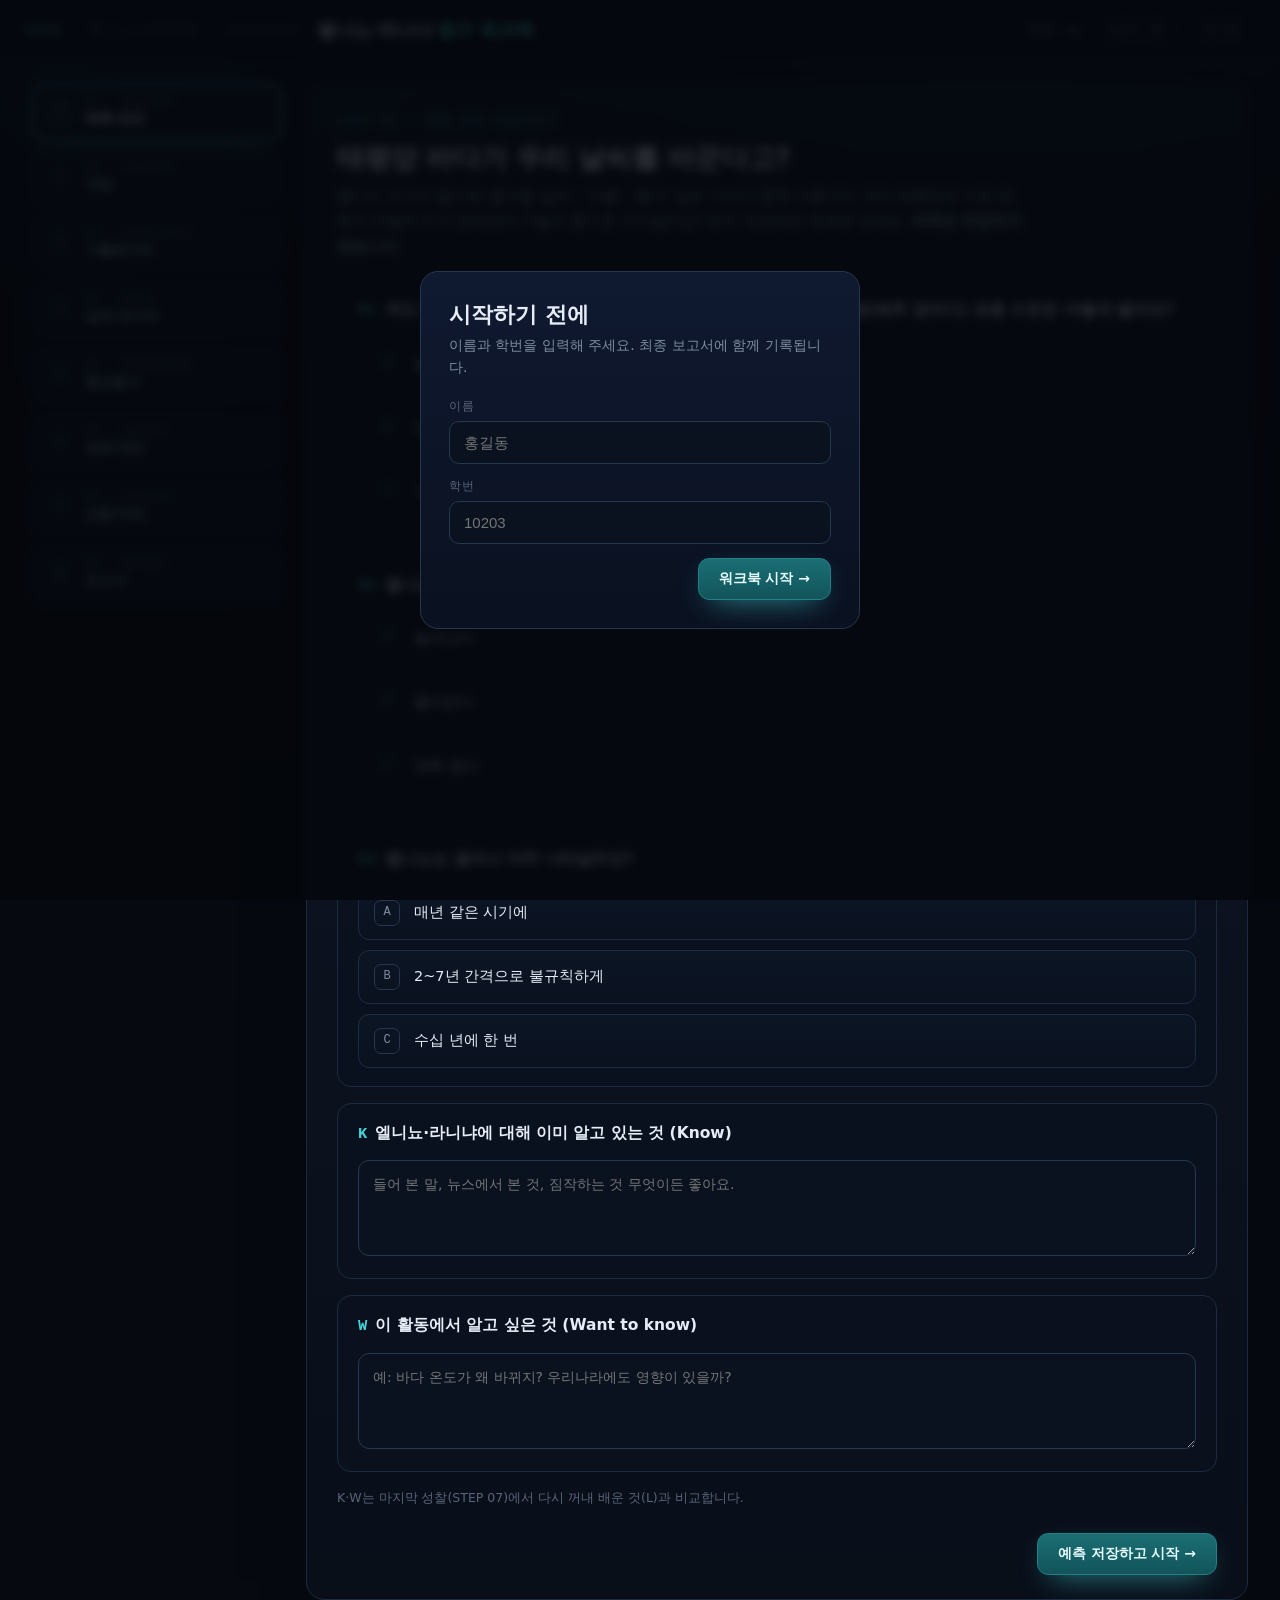
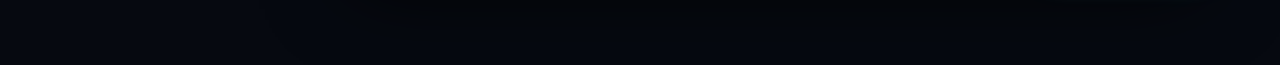
<file: activities/enso.html>
<!--
  엘니뇨·라니냐(ENSO) 탐구 워크북 — 통합과학2 Ⅴ-2 기후 변화와 지구 환경 · [10통과2-02-03]
  단일 파일 정적 웹앱(외부 라이브러리 없음). 진행 상황은 이 브라우저(localStorage)에만 저장됩니다.

  데이터:
   · NOAA CPC 해양 엘니뇨 지수(ONI) — 같은 사이트의 ../data/oni.json 을 먼저 읽고,
     실패하면 아래 내장 스냅샷(ONI_SNAPSHOT)을, 그것도 없으면 '파일 직접 불러오기'를 안내합니다.
     GitHub Pages 배포 워크플로가 빌드 시점에 NOAA에서 받아 두 곳을 채웁니다(scripts/fetch-oni.mjs).
   · 실시간 해수면 온도 — Open-Meteo Marine API(키 불필요)를 버튼을 눌렀을 때만 호출합니다.
  제출 방식은 CONFIG.submit 에서 선택합니다: "download"(기본) · "googleForm" · "endpoint"
  API 키·비밀값은 쓰지 않습니다. GRASPS 산출물 피드백은 이 브라우저 안에서 만듭니다:
   키워드 자가 점검 · 평가 기준별 학생 자기평가(충족/부분/보완) · 예시 개요(60자 이상 작성 후 열람, 기록됨)
   · (선택) 'AI 도우미용 프롬프트 복사' — 클립보드 복사만 함. CONFIG.showPromptCopy 로 끄고 켭니다.
-->
<!doctype html>
<html lang="ko">
<head>
<meta charset="utf-8">
<meta name="viewport" content="width=device-width, initial-scale=1">
<title>엘니뇨·라니냐 탐구 워크북</title>
<link rel="icon" href="data:image/svg+xml,%3Csvg xmlns='http://www.w3.org/2000/svg' viewBox='0 0 32 32'%3E%3Crect width='32' height='32' rx='7' fill='%230e1626'/%3E%3Cpath d='M4 19c4-5 8 5 12 0s8 5 12 0' fill='none' stroke='%2345d3d8' stroke-width='3' stroke-linecap='round'/%3E%3C/svg%3E">
<style>
  :root{
    --bg:#070b14; --bg2:#0a1120; --panel:#0e1626; --panel2:#111d31;
    --line:#1d2b41; --line2:#26374f;
    --txt:#e6edf6; --muted:#7e8da0; --faint:#586479;
    --cyan:#45d3d8; --cyan2:#63e6ea; --cyandim:#1c5a5e;
    --green:#33d17f; --amber:#f2c14e; --violet:#a98bff; --red:#ff6b7d; --blue:#5aa9ff;
    --warm:#f0873e;
    --mono:ui-monospace,SFMono-Regular,Menlo,"Cascadia Mono",monospace;
    --sans:system-ui,-apple-system,"Segoe UI",Roboto,"Noto Sans KR",sans-serif;
  }
  *{box-sizing:border-box}
  html,body{margin:0;padding:0}
  body{
    font-family:var(--sans); color:var(--txt);
    background:radial-gradient(1200px 700px at 78% -8%,#122036 0,transparent 55%),
               radial-gradient(900px 600px at 5% 0,#0d1a2c 0,transparent 50%),
               linear-gradient(180deg,#070b14,#060910 60%);
    min-height:100vh; -webkit-font-smoothing:antialiased;
  }
  a{color:var(--cyan)}
  .mono{font-family:var(--mono)}
  .hidden{display:none !important}

  /* ---------- header ---------- */
  header.top{
    display:flex; align-items:center; gap:16px; flex-wrap:wrap;
    padding:14px 26px; border-bottom:1px solid var(--line);
    background:rgba(8,13,22,.72); backdrop-filter:blur(6px);
    position:sticky; top:0; z-index:20;
  }
  .brand{font-family:var(--mono); font-size:11.5px; letter-spacing:.2em; color:var(--faint); white-space:nowrap}
  .brand b{color:var(--cyan)}
  .title{font-size:18px; font-weight:700}
  .title span{color:var(--cyan)}
  .top-right{margin-left:auto; display:flex; align-items:center; gap:12px; flex-wrap:wrap}
  .who{font-size:13px; color:var(--muted)}
  .who b{color:var(--txt)}
  .btn-exit{font-family:var(--mono); font-size:11px; letter-spacing:.12em; padding:7px 13px; text-decoration:none;
    border:1px solid var(--line2); border-radius:8px; background:transparent; color:var(--muted); cursor:pointer}
  .btn-exit:hover{color:var(--txt); border-color:var(--cyandim)}

  /* ---------- layout ---------- */
  .wrap{display:grid; grid-template-columns:250px minmax(0,1fr); gap:24px; max-width:1260px; margin:0 auto; padding:24px 22px 70px}
  @media(max-width:880px){
    .wrap{grid-template-columns:minmax(0,1fr); padding:16px 14px 60px}
    nav.steps{position:static !important; display:grid !important; grid-template-columns:repeat(4,minmax(0,1fr)); gap:6px !important}
    .step{padding:9px 6px !important; flex-direction:column; gap:5px !important; text-align:center !important}
    .step .lbl{display:none}
    .step .nm{font-size:11.5px !important; margin:0 !important}
    header.top{padding:12px 14px}
  }

  /* ---------- sidebar ---------- */
  nav.steps{position:sticky; top:78px; align-self:start; display:flex; flex-direction:column; gap:9px}
  .step{
    display:flex; align-items:center; gap:12px; text-align:left;
    padding:12px 14px; border:1px solid var(--line); border-radius:13px;
    background:linear-gradient(180deg,#0d1626,#0b1320); color:var(--muted); cursor:pointer; width:100%;
  }
  .step:hover{border-color:var(--line2)}
  .step .num{flex:0 0 26px; width:26px; height:26px; border-radius:50%; border:1.5px solid var(--line2);
    display:grid; place-items:center; font-family:var(--mono); font-size:12.5px; color:var(--muted)}
  .step .lbl{font-family:var(--mono); font-size:10px; letter-spacing:.16em; color:var(--faint)}
  .step .nm{font-size:14px; font-weight:600; margin-top:2px; color:var(--muted)}
  .step.active{border-color:var(--cyan); box-shadow:0 0 0 1px var(--cyandim) inset, 0 8px 30px -18px var(--cyan)}
  .step.active .num{border-color:var(--cyan); color:var(--cyan)}
  .step.active .nm{color:var(--txt)}
  .step.done .num{background:var(--green); border-color:var(--green); color:#04240f}
  .step.done .nm{color:#bfeed4}

  /* ---------- panel ---------- */
  .panel{border:1px solid var(--line); border-radius:18px; padding:28px 30px 24px; min-width:0;
    background:linear-gradient(180deg,rgba(16,24,40,.9),rgba(9,15,26,.9)); box-shadow:0 30px 80px -50px #000}
  @media(max-width:560px){ .panel{padding:20px 16px 18px; border-radius:14px} }
  .eyebrow{font-family:var(--mono); font-size:11px; letter-spacing:.2em; color:var(--cyan); margin-bottom:12px}
  h1.h{font-size:27px; margin:0 0 8px; letter-spacing:-.01em}
  @media(max-width:560px){ h1.h{font-size:22px} }
  h3.sh{font-size:15.5px; margin:26px 0 10px}
  .sub{color:var(--muted); font-size:15px; line-height:1.65; margin:0 0 22px; max-width:72ch}
  .foot{display:flex; align-items:center; justify-content:space-between; margin-top:26px; gap:14px; flex-wrap:wrap}
  .note{color:var(--faint); font-size:12.5px; line-height:1.55}
  .btn{font-size:14px; font-weight:600; padding:11px 20px; border-radius:11px; cursor:pointer; border:1px solid transparent; font-family:var(--sans)}
  .btn-prev{background:transparent; border-color:var(--line2); color:var(--muted)}
  .btn-prev:hover{color:var(--txt); border-color:var(--cyandim)}
  .btn-next{background:linear-gradient(180deg,#1a6f74,#12545a); border-color:#1f8288; color:#e7fdff; box-shadow:0 10px 30px -14px var(--cyan)}
  .btn-next:hover{filter:brightness(1.08)}
  .btn-next:disabled{opacity:.4; cursor:not-allowed; box-shadow:none}
  .btn-sm{font-size:12.5px; padding:8px 13px; border-radius:9px}
  .btn-check{background:linear-gradient(180deg,#12545a,#0e444a); border-color:#1f8288; color:#dffbff}
  .btn-check:hover{filter:brightness(1.1)}
  .btn-prev:disabled{opacity:.45; cursor:not-allowed}
  .kbd{font-family:var(--mono); font-size:.92em; background:#0c1728; border:1px solid var(--line2); border-radius:6px; padding:1px 6px; color:var(--cyan2)}

  /* ---------- MCQ ---------- */
  .qcard{border:1px solid var(--line); border-radius:14px; padding:18px 20px; margin-bottom:16px; background:rgba(10,17,30,.6)}
  @media(max-width:560px){ .qcard{padding:14px 13px} }
  .qh{font-size:15.5px; font-weight:600; margin-bottom:14px; line-height:1.5}
  .qh .qn{color:var(--cyan); font-family:var(--mono); margin-right:8px}
  .opt{display:flex; align-items:center; gap:14px; width:100%; text-align:left; padding:13px 15px; border:1px solid var(--line);
    border-radius:11px; margin-bottom:10px; background:linear-gradient(180deg,#0c1524,#0a1220); color:var(--txt); cursor:pointer; font-size:14.5px; font-family:var(--sans); line-height:1.45}
  .opt:last-child{margin-bottom:0}
  .opt:hover{border-color:var(--line2)}
  .opt .k{flex:0 0 26px; width:26px; height:26px; border-radius:7px; border:1px solid var(--line2);
    display:grid; place-items:center; font-family:var(--mono); font-size:12px; color:var(--muted)}
  .opt.sel{border-color:var(--cyan); background:linear-gradient(180deg,#0e2733,#0b1c27)}
  .opt.sel .k{background:var(--cyan); border-color:var(--cyan); color:#04222a}
  .opt.correct{border-color:var(--green); background:linear-gradient(180deg,#0d2419,#0a1c15)}
  .opt.correct .k{background:var(--green); border-color:var(--green); color:#04240f}
  .opt.wrong{border-color:var(--red); background:linear-gradient(180deg,#2a1216,#1c0e12)}
  .opt.wrong .k{background:var(--red); border-color:var(--red); color:#2a0006}
  .expl{font-size:13px; color:var(--muted); margin-top:10px; padding:10px 13px; border-left:2px solid var(--cyandim); background:rgba(69,211,216,.05); border-radius:0 8px 8px 0; line-height:1.6}

  textarea, .inp{width:100%; font-family:var(--sans); font-size:14px; line-height:1.6; padding:12px 14px; border-radius:11px;
    border:1px solid var(--line2); background:#0a1220; color:var(--txt)}
  textarea{min-height:96px; resize:vertical}
  textarea:focus, .inp:focus{outline:none; border-color:var(--cyandim)}
  .inp{padding:9px 12px}
  label.fl{display:block; font-size:12px; color:var(--faint); font-family:var(--mono); letter-spacing:.08em; margin:0 0 7px}

  /* ---------- accordion / callouts ---------- */
  .acc{border:1px solid var(--line); border-radius:12px; margin-bottom:11px; overflow:hidden; background:rgba(10,17,30,.5)}
  .acc-h{display:flex; align-items:center; gap:14px; padding:14px 16px; cursor:pointer}
  .acc-h .an{flex:0 0 26px; width:26px; height:26px; border-radius:50%; background:#0c1c2a; border:1px solid var(--cyandim);
    display:grid; place-items:center; font-family:var(--mono); font-size:12px; color:var(--cyan)}
  .acc-h .at{font-weight:600; font-size:15px}
  .acc-h .caret{margin-left:auto; color:var(--faint); transition:transform .18s}
  .acc.open .caret{transform:rotate(90deg)}
  .acc-b{padding:0 18px; max-height:0; overflow:hidden; transition:max-height .25s ease, padding .2s}
  .acc.open .acc-b{padding:2px 18px 16px; max-height:900px}
  .acc-b p{font-size:14px; line-height:1.72; color:#cdd8e6; margin:6px 0}
  .acc-b b{color:var(--txt)}
  .call{border-left:3px solid var(--violet); background:rgba(169,139,255,.06); border-radius:0 10px 10px 0; padding:13px 17px; margin-bottom:12px}
  .call.amber{border-color:var(--amber); background:rgba(242,193,78,.06)}
  .call.cyan{border-color:var(--cyan); background:rgba(69,211,216,.05)}
  .call .ct{font-family:var(--mono); font-size:10.5px; letter-spacing:.14em; color:var(--violet); margin-bottom:6px}
  .call.amber .ct{color:var(--amber)} .call.cyan .ct{color:var(--cyan)}
  .call p{margin:0; font-size:14px; line-height:1.68; color:#d3dce8}

  /* ---------- simulator ---------- */
  .sim{display:grid; grid-template-columns:minmax(0,1fr) 290px; gap:18px}
  @media(max-width:980px){ .sim{grid-template-columns:minmax(0,1fr)} }
  .canvas-wrap{border:1px solid var(--line); border-radius:12px; background:#080f1b; padding:10px; position:relative; min-width:0}
  .canvas-cap{font-family:var(--mono); font-size:10px; letter-spacing:.1em; color:var(--faint); margin-bottom:6px; display:flex; justify-content:space-between; gap:8px; flex-wrap:wrap}
  canvas{width:100%; display:block; border-radius:8px; touch-action:none}
  .ctrl{border:1px solid var(--line); border-radius:12px; padding:15px; background:linear-gradient(180deg,#0e1626,#0b1220); min-width:0}
  .ctrl-row{display:flex; gap:8px; margin-bottom:13px; flex-wrap:wrap}
  .csmall{flex:1; font-family:var(--mono); font-size:11px; letter-spacing:.04em; padding:9px 6px; border-radius:9px; border:1px solid var(--line2); background:#0c1524; color:var(--muted); cursor:pointer; white-space:nowrap}
  .csmall:hover{color:var(--txt); border-color:var(--cyandim)}
  .csmall.on{background:#12545a; border-color:#1f8288; color:#dffbff}
  .csmall.p-el{border-color:#6a3a20} .csmall.p-el.on{background:#6a3a20; border-color:var(--warm); color:#ffe3cc}
  .csmall.p-la{border-color:#254a6e} .csmall.p-la.on{background:#1d3f66; border-color:var(--blue); color:#dcecff}
  .sld{margin-bottom:14px}
  .sld label{display:flex; justify-content:space-between; font-size:12.5px; margin-bottom:6px}
  .sld label .v{font-family:var(--mono); color:var(--cyan2)}
  .sld input[type=range]{width:100%; accent-color:var(--cyan)}
  .sld .ticks{display:flex; justify-content:space-between; font-family:var(--mono); font-size:9.5px; color:var(--faint); margin-top:3px}
  .verdict{border-radius:11px; padding:12px 14px; margin-bottom:12px; border:1px solid var(--line2); background:#0a1220}
  .verdict .vk{font-family:var(--mono); font-size:9.5px; letter-spacing:.12em; color:var(--faint)}
  .verdict .vv{font-size:19px; font-weight:700; margin-top:2px}
  .verdict.el{border-color:#6a3a20; background:rgba(240,135,62,.08)} .verdict.el .vv{color:#ffb27a}
  .verdict.la{border-color:#254a6e; background:rgba(90,169,255,.08)} .verdict.la .vv{color:#9cc9ff}
  .verdict.ne .vv{color:var(--cyan2)}
  .chk{font-size:12.5px; color:var(--muted); display:flex; align-items:flex-start; gap:8px; margin-top:8px; line-height:1.45}
  .chk .box{flex:0 0 16px; width:16px; height:16px; border-radius:5px; border:1px solid var(--line2); display:grid; place-items:center; font-size:11px; color:transparent; margin-top:1px}
  .chk.on .box{background:var(--green); border-color:var(--green); color:#04240f}
  .chk.on{color:#bfeed4}

  .readouts{display:grid; grid-template-columns:repeat(4,minmax(0,1fr)); gap:10px; margin-top:14px}
  @media(max-width:720px){ .readouts{grid-template-columns:repeat(2,minmax(0,1fr))} }
  .ro{border:1px solid var(--line); border-radius:11px; padding:11px 12px; background:rgba(10,17,30,.55); min-width:0}
  .ro .rk{font-family:var(--mono); font-size:9.5px; letter-spacing:.06em; color:var(--faint); margin-bottom:4px}
  .ro .rv{font-family:var(--mono); font-size:18px; font-weight:600; white-space:nowrap; overflow:hidden; text-overflow:ellipsis}
  .ro .ru{font-size:11px; color:var(--muted); margin-left:3px}

  .impacts{display:grid; grid-template-columns:repeat(auto-fill,minmax(210px,1fr)); gap:10px}
  .imp{border:1px solid var(--line); border-radius:11px; padding:11px 13px; background:rgba(10,17,30,.5); font-size:13px; line-height:1.5}
  .imp .in{font-weight:700; font-size:13px; margin-bottom:3px}
  .imp .it{color:var(--muted)}
  .imp.el{border-color:#6a3a20} .imp.el .it{color:#ffcfa8}
  .imp.la{border-color:#254a6e} .imp.la .it{color:#bcdcff}

  /* ---------- data ---------- */
  .srcbar{display:flex; align-items:center; gap:10px; flex-wrap:wrap; border:1px solid var(--line); border-radius:12px; padding:11px 14px; background:rgba(10,17,30,.5); font-size:12.5px; color:var(--muted); margin-bottom:14px; line-height:1.55}
  .srcbar b{color:var(--txt)}
  .pill{font-family:var(--mono); font-size:11px; padding:2px 9px; border-radius:20px; border:1px solid var(--line2); white-space:nowrap}
  .pill.g{color:#bfeed4; border-color:#1e5f3c; background:rgba(51,209,127,.08)}
  .pill.a{color:#f7dfa0; border-color:#6a5320; background:rgba(242,193,78,.08)}
  .pill.r{color:#ffc2ca; border-color:#5a2530; background:rgba(255,107,125,.08)}
  .status{display:grid; grid-template-columns:repeat(3,minmax(0,1fr)); gap:10px; margin-bottom:14px}
  @media(max-width:720px){ .status{grid-template-columns:minmax(0,1fr)} }
  .rangebar{display:flex; gap:6px; flex-wrap:wrap}
  .chart-read{font-size:12.5px; color:var(--muted); margin-top:8px; min-height:20px; font-family:var(--mono)}
  .task{border:1px solid var(--line); border-radius:13px; padding:15px 16px; margin-bottom:14px; background:rgba(10,17,30,.5)}
  .task .tt{font-family:var(--mono); font-size:10.5px; letter-spacing:.14em; color:var(--amber); margin-bottom:8px}
  .evrow{display:grid; grid-template-columns:minmax(0,1.3fr) minmax(0,1fr) auto; gap:10px; align-items:center; padding:9px 0; border-top:1px solid var(--line)}
  .evrow:first-of-type{border-top:none}
  @media(max-width:560px){ .evrow{grid-template-columns:minmax(0,1fr) minmax(0,1fr)} .evrow .res{grid-column:1 / -1} }
  .evrow .en{font-weight:600; font-size:14px}
  .res{font-size:12.5px; line-height:1.5}
  .res.ok{color:var(--green)} .res.no{color:var(--red)} .res.neu{color:var(--muted)}
  .live{display:grid; grid-template-columns:repeat(3,minmax(0,1fr)); gap:10px; margin:12px 0}
  @media(max-width:720px){ .live{grid-template-columns:minmax(0,1fr)} }
  .radios{display:flex; gap:8px; flex-wrap:wrap; margin:8px 0 10px}

  /* ---------- GRASPS ---------- */
  .stage1{border:1px solid var(--line2); border-radius:12px; padding:14px 16px; background:linear-gradient(180deg,#0d1c2b,#0b1624); margin-bottom:18px}
  .stage1 .tag{font-family:var(--mono); font-size:10px; letter-spacing:.16em; color:var(--cyan); margin-bottom:8px}
  .stage1 li{font-size:13.5px; line-height:1.65; color:#cdd8e6; margin-bottom:4px}
  .stage1 ul{margin:0; padding-left:18px}
  .bundles{display:grid; grid-template-columns:repeat(3,minmax(0,1fr)); gap:12px}
  @media(max-width:1080px){ .bundles{grid-template-columns:minmax(0,1fr)} }
  .bundle{border:1px solid var(--line); border-radius:14px; padding:15px 16px; background:rgba(10,17,30,.55); cursor:pointer; display:flex; flex-direction:column; gap:9px; text-align:left; color:var(--txt); font-family:var(--sans)}
  .bundle:hover{border-color:var(--line2)}
  .bundle.sel{border-color:var(--amber); box-shadow:0 0 0 1px #6a5320 inset, 0 10px 34px -20px var(--amber)}
  .bundle .prox{font-family:var(--mono); font-size:10px; letter-spacing:.12em; color:var(--amber)}
  .bundle .logic{font-size:12.5px; color:#e6d9a6; line-height:1.55; border-left:2px solid #6a5320; padding-left:9px}
  .bundle .ras{border:1px solid var(--line); border-radius:10px; padding:9px 11px; background:#0a1220}
  .bundle .ras .rk{font-family:var(--mono); font-size:9.5px; color:var(--faint); letter-spacing:.1em}
  .bundle .ras .rv{font-size:13px; line-height:1.5; margin-bottom:6px}
  .bundle .ras .rv:last-child{margin-bottom:0}
  .bundle .gp .rk{font-family:var(--mono); font-size:9.5px; color:var(--faint); letter-spacing:.1em}
  .bundle .gp .rv{font-size:13px; line-height:1.5; color:#cdd8e6; margin-bottom:6px}
  .bundle .std li{font-size:12.5px; line-height:1.5; color:#cdd8e6; margin-bottom:4px}
  .bundle .std ul{margin:4px 0 0; padding-left:16px}
  .bundle .std .src{font-family:var(--mono); font-size:10px; color:var(--cyan)}
  .pick{font-family:var(--mono); font-size:11px; padding:6px 10px; border-radius:8px; border:1px solid var(--line2); color:var(--muted); align-self:flex-start}
  .bundle.sel .pick{background:var(--amber); color:#2a1d00; border-color:var(--amber)}

  /* ---------- GRASPS 자가 점검 · 자기평가 (모두 로컬, 네트워크 없음) ---------- */
  .cc{font-size:12px; color:var(--faint); font-family:var(--mono)}
  .review{border:1px solid var(--line2); border-radius:14px; padding:16px 18px; margin:16px 0; background:linear-gradient(180deg,#0d1c2b,#0b1624)}
  @media(max-width:560px){ .review{padding:14px 12px} }
  .review .kh{font-family:var(--mono); font-size:11px; letter-spacing:.14em; color:var(--cyan); margin-bottom:6px}
  .tools{display:flex; gap:8px; flex-wrap:wrap; margin:10px 0 4px}
  .gate{font-size:12px; color:var(--faint); margin-top:6px; line-height:1.5}
  .gate.seen{color:#f7dfa0}
  .sc-out,.ex-out,.pc-out{margin-top:12px; border:1px solid var(--line2); border-radius:11px; padding:13px 15px; background:rgba(10,17,30,.6)}
  .sc-out{border-color:var(--cyandim); background:rgba(69,211,216,.05)}
  .ex-out{border-color:#6a5320; background:rgba(242,193,78,.06)}
  .sc-head,.ex-head,.pc-head{display:flex; justify-content:space-between; gap:10px; flex-wrap:wrap; font-family:var(--mono); font-size:10.5px; letter-spacing:.12em; color:var(--cyan); margin-bottom:6px}
  .ex-head{color:var(--amber)} .pc-head{color:var(--muted)}
  .sc-score{color:var(--amber)}
  .sc-note{font-size:12px; color:var(--muted); line-height:1.55; margin-bottom:8px}
  .sc-list{list-style:none; margin:0; padding:0}
  .sc-list li{display:flex; gap:10px; align-items:flex-start; padding:8px 0; border-top:1px solid var(--line); font-size:13.5px; line-height:1.55}
  .sc-list li:first-child{border-top:none}
  .sc-list .mk{flex:0 0 22px; width:22px; height:22px; border-radius:6px; display:grid; place-items:center; font-size:12px; font-weight:700}
  .sc-list li.ok .mk{background:var(--green); color:#04240f}
  .sc-list li.miss .mk{border:1px solid var(--amber); color:var(--amber)}
  .sc-list li.ok .sl{color:#bfeed4}
  .sc-list .sh{font-size:12.5px; color:var(--muted); margin-top:2px}
  .sc-list .sd{font-family:var(--mono); font-size:11px; color:var(--faint); margin-left:4px}
  .sc-stale{font-size:12px; color:var(--amber); margin-top:8px}
  .ex-body{font-size:13.5px; line-height:1.72; color:#efe6c8; white-space:pre-wrap}
  .ex-note{font-size:12px; color:var(--muted); margin-top:8px; line-height:1.5}
  .pc-out textarea{min-height:150px; font-family:var(--mono); font-size:12px; line-height:1.5}
  .pc-note{font-size:12px; color:var(--muted); margin:8px 0; line-height:1.5}
  .selfrate{margin-top:14px}
  .srow{border-top:1px solid var(--line); padding:11px 0}
  .srow:first-of-type{border-top:none}
  .srow .stxt{font-size:13.5px; line-height:1.55}
  .srow .stxt .src{font-family:var(--mono); font-size:10px; color:var(--cyan)}
  .chips{display:flex; gap:6px; flex-wrap:wrap; margin:7px 0 8px; align-items:center; font-size:11.5px; color:var(--faint)}
  .chip{font-family:var(--mono); font-size:11px; padding:2px 8px; border-radius:20px; border:1px solid var(--line2); color:var(--muted); white-space:nowrap}
  .chip.ok{color:#bfeed4; border-color:#1e5f3c; background:rgba(51,209,127,.08)}
  .chip.miss{color:#f7dfa0; border-color:#6a5320; background:rgba(242,193,78,.08)}
  .rate{display:flex; gap:6px; flex-wrap:wrap}
  .rchip{display:inline-flex; align-items:center; gap:6px; padding:6px 11px; border:1px solid var(--line2); border-radius:9px; cursor:pointer; font-size:13px; color:var(--muted); background:#0c1524}
  .rchip input{accent-color:var(--cyan); margin:0}
  .rchip:has(input:checked){border-color:#1f8288; background:#12545a; color:#dffbff}

  /* ---------- reflect ---------- */
  .kwl{display:grid; grid-template-columns:repeat(3,minmax(0,1fr)); gap:12px}
  @media(max-width:880px){ .kwl{grid-template-columns:minmax(0,1fr)} }
  .kwl .col{border:1px solid var(--line); border-radius:12px; padding:13px; background:rgba(10,17,30,.5)}
  .kwl .col .kh{font-family:var(--mono); font-size:11px; letter-spacing:.12em; color:var(--cyan); margin-bottom:8px}
  .scale{display:flex; gap:6px; flex-wrap:wrap; margin:6px 0 14px}
  .scale button{width:40px; height:36px; border-radius:9px; border:1px solid var(--line2); background:#0c1524; color:var(--muted); cursor:pointer; font-family:var(--mono)}
  .scale button.on{background:#12545a; border-color:#1f8288; color:#dffbff}

  /* ---------- report ---------- */
  .rsec{border:1px solid var(--line); border-radius:13px; padding:16px 18px; margin-bottom:14px; background:rgba(10,17,30,.5)}
  .rsec .rt{font-family:var(--mono); font-size:11px; letter-spacing:.14em; color:var(--cyan); margin-bottom:12px; display:flex; justify-content:space-between; gap:8px}
  .rsec .rt .score{color:var(--amber)}
  .idgrid{display:grid; grid-template-columns:repeat(4,minmax(0,1fr)); gap:12px}
  @media(max-width:640px){ .idgrid{grid-template-columns:repeat(2,minmax(0,1fr))} }
  .idcell{border:1px solid var(--line); border-radius:10px; padding:10px 12px; background:#0a1220; min-width:0}
  .idcell .il{font-size:10px; color:var(--faint); font-family:var(--mono); margin-bottom:5px}
  .idcell input{width:100%; background:transparent; border:none; color:var(--txt); font-size:17px; font-family:var(--mono); font-weight:600}
  .idcell input:focus{outline:none}
  .idcell .big{font-size:21px; font-family:var(--mono); font-weight:700}
  .qline{margin-bottom:12px; font-size:14px; line-height:1.55; overflow-wrap:anywhere}
  .qline .qq{color:#c6d2e2}
  .qline .ans{display:block; margin-top:4px; white-space:pre-wrap}
  .ans .lab{font-weight:700}
  .ok{color:var(--green)} .no{color:var(--red)} .neu{color:var(--muted)}

  .toast{position:fixed; left:50%; bottom:28px; transform:translateX(-50%) translateY(20px); opacity:0; max-width:calc(100vw - 32px);
    background:#0e2733; border:1px solid var(--cyandim); color:#dffbff; padding:12px 20px; border-radius:11px;
    font-size:14px; transition:.25s; z-index:60; box-shadow:0 20px 50px -20px #000; pointer-events:none}
  .toast.show{opacity:1; transform:translateX(-50%) translateY(0)}
  .toast.err{background:#2a1216; border-color:#5a2530; color:#ffd7dc}

  .modal{position:fixed; inset:0; background:rgba(4,7,12,.82); backdrop-filter:blur(5px); display:grid; place-items:center; z-index:80; padding:20px}
  .modal .card{width:min(440px,100%); border:1px solid var(--line2); border-radius:18px; padding:28px; background:linear-gradient(180deg,#0f1930,#0a1120)}
  .modal h2{margin:0 0 4px; font-size:22px}
  .modal p{margin:0 0 20px; color:var(--muted); font-size:14px; line-height:1.6}
  .modal .field{margin-bottom:14px}
  .modal .field label{display:block; font-size:12px; color:var(--faint); font-family:var(--mono); letter-spacing:.1em; margin-bottom:6px}
  .modal .field input{width:100%; padding:12px 14px; border-radius:10px; border:1px solid var(--line2); background:#0a1220; color:var(--txt); font-size:15px}
  .modal .field input:focus{outline:none; border-color:var(--cyan)}

  @media print{
    body{background:#fff; color:#000}
    header.top, nav.steps, .foot, .modal, .toast{display:none !important}
    .wrap{display:block; max-width:none; padding:0}
    .panel{border:none; box-shadow:none; background:#fff}
    .rsec{border:1px solid #ccc; background:#fff; break-inside:avoid}
    .rt, .eyebrow{color:#000 !important}
  }
</style>
</head>
<body>

<header class="top">
  <div class="brand"><b>ENSO</b> · 엘니뇨–남방진동 · WORKBOOK</div>
  <div class="title">엘니뇨·라니냐 <span>탐구 워크북</span></div>
  <div class="top-right">
    <div class="who">학생 · <b id="whoName">—</b></div>
    <a class="btn-exit" href="../index.html">교과서 홈</a>
    <button class="btn-exit" id="btnReset">초기화</button>
  </div>
</header>

<div class="wrap">
  <nav class="steps" id="nav" aria-label="활동 단계"></nav>
  <main id="main"></main>
</div>

<div class="modal" id="intro">
  <div class="card">
    <h2>시작하기 전에</h2>
    <p>이름과 학번을 입력해 주세요. 최종 보고서에 함께 기록됩니다.</p>
    <div class="field"><label>이름</label><input id="inName" placeholder="홍길동" autocomplete="off"></div>
    <div class="field"><label>학번</label><input id="inId" placeholder="10203" autocomplete="off"></div>
    <div style="display:flex; justify-content:flex-end">
      <button class="btn btn-next" id="introGo">워크북 시작 →</button>
    </div>
  </div>
</div>

<div class="toast" id="toast" role="status" aria-live="polite"></div>

<script>
/*ONI_SNAPSHOT_START*/
const ONI_SNAPSHOT = null;
/*ONI_SNAPSHOT_END*/
</script>

<script>
"use strict";
/* ============================================================
   설정
   ============================================================ */
const CONFIG = {
  submit: {
    // "download"(기본, 설정 불필요) · "googleForm"(구글 폼, Apps Script 아님) · "endpoint"(임의 POST URL)
    mode: "download",
    googleForm: {
      formId: "",   // https://docs.google.com/forms/d/e/<formId>/viewform 의 <formId>
      entries: {    // 항목명 → entry.XXXXXXX (사용할 항목만. payload 하나만 써도 됨)
        //  selfAssessment: GRASPS 학생 자기평가 + 자동 점검 요약(선택)
        name:"", studentId:"", quizScore:"", bundle:"", product:"", selfAssessment:"", reflection:"", payload:""
      }
    },
    endpoint: ""
  },
  // 도입 영상 주소(선택). 비워 두면 표시하지 않습니다. 예: 기후 위기·기상 이변 영상 링크
  introVideoUrl: "",
  // GRASPS 단계의 'AI 도우미용 프롬프트 복사' 버튼 표시 여부.
  //   이 버튼은 과제·평가 기준·학생 산출물로 만든 글을 클립보드에 복사만 합니다(인터넷 전송·키 필요 없음).
  //   학교에서 허용한 AI 도구가 없거나 쓰지 않으려면 선생님이 false 로 바꾸세요. 버튼이 숨겨집니다.
  showPromptCopy: true
};

// 학생 정보는 같은 사이트의 효소 워크북과 공유합니다(한 번만 입력).
const LS = { student:"mm_student", state:"enso_state" };
// 예전 버전이 이 브라우저에 저장했던 키를 지웁니다(이제 어떤 키도 쓰지 않습니다).
try{ localStorage.removeItem("mm_anthropic_key") }catch(e){}
const ONI_URL = "https://www.cpc.ncep.noaa.gov/data/indices/oni.ascii.txt";

/* ============================================================
   단계 · 상태
   ============================================================ */
const STEPS = [
  {id:"predict", lbl:"PREDICT",   nm:"예측·진단"},
  {id:"concept", lbl:"CONCEPT",   nm:"개념"},
  {id:"sim",     lbl:"SIMULATOR", nm:"시뮬레이터"},
  {id:"data",    lbl:"DATA",      nm:"실제 데이터"},
  {id:"quiz",    lbl:"FORMATIVE", nm:"형성평가"},
  {id:"grasps",  lbl:"GRASPS",    nm:"정책 제안"},
  {id:"reflect", lbl:"REFLECT",   nm:"성찰 KWL"},
  {id:"submit",  lbl:"REPORT",    nm:"보고서"},
];
const DEFAULT_STATE = () => ({
  student:{name:"", id:""},
  predict:{}, kw:{k:"", w:""},
  sim:{ w:1.0, check:{}, note:"", presets:{} },
  data:{ events:{}, strongest:"", common:"", live:null, judge:"", reason:"" },
  quiz:{},
  // self: {과제id: {기준번호: "met"|"partial"|"needs"}} · check: 마지막 자가 점검 · exemplar: {과제id: {at, len}} 예시 개요 열람 기록
  grasps:{ bundle:"", product:"", self:{}, check:null, checkCount:0, exemplar:{} },
  reflect:{ l:"", wDone:"", self:{}, citizen:"" },
  done:{}
});
let state = DEFAULT_STATE();
let cur = 0;

function save(){ try{ localStorage.setItem(LS.state, JSON.stringify(state)); }catch(e){} }
function load(){
  try{
    const st = JSON.parse(localStorage.getItem(LS.state)||"null");
    if(st && typeof st==="object"){
      const d = DEFAULT_STATE();
      Object.keys(d).forEach(k=>{
        if(st[k]===undefined) return;
        d[k] = (d[k] && typeof d[k]==="object" && !Array.isArray(d[k]) && st[k] && typeof st[k]==="object")
          ? Object.assign(d[k], st[k]) : st[k];
      });
      state = d;
    }
    const stu = JSON.parse(localStorage.getItem(LS.student)||"null");
    if(stu && typeof stu==="object") state.student = {name:stu.name||"", id:stu.id||""};
  }catch(e){}
  // 예전 저장본 호환: 예전 AI 피드백 초안 칸은 무시(삭제)하고, 새 칸은 형식을 맞춥니다.
  const obj = o=>!!o && typeof o==="object" && !Array.isArray(o);
  if(!obj(state.grasps)) state.grasps = DEFAULT_STATE().grasps;
  const g = state.grasps;
  delete g.ai;
  if(!obj(g.self)) g.self = {};
  if(!obj(g.exemplar)) g.exemplar = {};
  if(!obj(g.check)) g.check = null;
  if(typeof g.checkCount!=="number") g.checkCount = 0;
  if(typeof g.product!=="string") g.product = "";
}

/* ============================================================
   내용 데이터
   ============================================================ */
const PREDICT = [
  {q:"적도 태평양에서 동쪽→서쪽으로 부는 무역풍이 약해지면, 동태평양(페루 앞바다) 표층 수온은 어떻게 될까요?",
   opts:["높아진다","낮아진다","거의 변하지 않는다"]},
  {q:"엘니뇨가 발생하면 인도네시아의 강수량은 어떻게 될까요?",
   opts:["늘어난다","줄어든다","변화 없다"]},
  {q:"엘니뇨는 얼마나 자주 나타날까요?",
   opts:["매년 같은 시기에","2~7년 간격으로 불규칙하게","수십 년에 한 번"]},
];

const CONCEPT = [
  {t:"적도 태평양의 평상시 모습", b:`<p>적도 부근에서는 동쪽에서 서쪽으로 <b>무역풍</b>이 붑니다. 바람에 밀린 따뜻한 표층 해수가 서쪽(인도네시아 부근)에 쌓여 <b>따뜻한 해수 웅덩이(웜풀)</b>를 이루고, 서태평양 해수면은 동태평양보다 약 0.5 m 높아집니다.</p>
    <p>그래서 평상시에는 <b>서태평양이 따뜻하고, 동태평양은 상대적으로 차갑습니다.</b></p>`},
  {t:"용승과 수온약층", b:`<p><b>수온약층</b>은 따뜻한 표층과 차가운 심층 사이에서 수온이 깊이에 따라 급격히 낮아지는 층입니다. 표층 해수가 서쪽으로 밀려가므로 수온약층은 <b>서쪽에서 깊고 동쪽에서 얕게</b> 기울어 있습니다.</p>
    <p>동태평양에서는 빠져나간 표층 해수를 채우려고 차가운 심층수가 올라오는 <b>용승</b>이 일어납니다. 용승한 물에는 영양염이 풍부해 페루 앞바다는 좋은 어장이 됩니다.</p>`},
  {t:"워커 순환 — 바다와 대기의 연결", b:`<p>따뜻한 서태평양에서는 공기가 데워져 <b>상승</b>하고 구름과 비가 많습니다. 차가운 동태평양에서는 공기가 <b>하강</b>해 건조합니다. 지표 부근에서는 동→서(무역풍), 상층에서는 서→동으로 공기가 돌아가는 이 순환을 <b>워커 순환</b>이라고 합니다.</p>
    <p>무역풍이 강하면 해수 차이가 커지고, 해수 차이가 크면 다시 무역풍이 강해집니다. 바다와 대기가 서로를 밀고 당기는 <b>되먹임</b>입니다.</p>`},
  {t:"엘니뇨", b:`<p>무역풍이 <b>약해지면</b> 서쪽에 쌓였던 따뜻한 해수가 동쪽으로 퍼집니다. 동태평양의 수온약층이 깊어져 <b>용승이 약해지고</b>, 동태평양 표층 수온이 평년보다 높아집니다.</p>
    <p>따뜻한 바다를 따라 <b>상승 기류와 강수 중심도 중·동태평양으로 이동</b>합니다. 그 결과 인도네시아·호주 쪽은 건조해지고(가뭄·산불), 페루 쪽은 비가 늘어납니다(홍수). 이름은 크리스마스 무렵 페루 어민들이 '아기 예수(El Niño)'라고 부른 데서 왔습니다.</p>`},
  {t:"라니냐", b:`<p>반대로 무역풍이 <b>평상시보다 강해지면</b> 따뜻한 해수가 서쪽에 더 많이 쌓이고, 동태평양 용승이 강해져 표층 수온이 평년보다 <b>낮아집니다</b>. 수온약층의 기울기는 더 커지고, 서태평양의 강수는 더 많아집니다.</p>`},
  {t:"ENSO와 판정 기준 — ONI", b:`<p>엘니뇨·라니냐는 해양과 대기가 함께 움직이는 현상이라 <b>ENSO(엘니뇨–남방진동)</b>라고 부릅니다. 남방진동은 태평양 동·서의 기압이 시소처럼 반대로 변하는 대기 쪽 신호입니다.</p>
    <p><b>ONI(해양 엘니뇨 지수)</b>는 <span class="kbd">Niño3.4 해역(5°S~5°N, 170°W~120°W)</span>의 해수면 온도 편차를 <b>3개월 이동평균</b>한 값입니다. 미국 NOAA는 ONI가 <b>+0.5 ℃ 이상인 상태가 연속 5개 계절(겹치는 3개월 평균) 이상</b> 이어지면 엘니뇨, <b>−0.5 ℃ 이하</b>가 그만큼 이어지면 라니냐로 판정합니다. 우리나라 기상청도 감시 구역의 3개월 이동평균 편차 ±0.5 ℃가 5개월 이상 지속되는지를 기준으로 삼습니다.</p>`},
  {t:"지구온난화와 엘니뇨", b:`<p>성취기준은 온실효과 강화로 인한 <b>지구온난화의 메커니즘</b>과 함께 엘니뇨·사막화 같은 현상이 지구 환경과 인간 생활에 미치는 영향, 대처 방안을 다룹니다. 강한 엘니뇨 시기에는 적도 태평양이 넓게 따뜻해져 전 지구 평균 기온이 일시적으로 더 높아지는 경향이 있습니다.</p>
    <p>온난화가 엘니뇨의 <b>빈도와 강도</b>를 어떻게 바꾸는지는 아직 연구가 진행 중입니다. 과학적 결론과 불확실성을 구분해서 말하는 연습을 이 활동에서 함께 합니다.</p>`},
];

const QUIZ = [
  {q:"평상시 적도 동태평양의 표층 수온이 서태평양보다 낮은 주된 이유는?",
   opts:["무역풍이 표층 해수를 서쪽으로 밀어내고, 동태평양에서 차가운 심층수가 용승하기 때문","동태평양이 적도에서 더 멀기 때문","동태평양 하늘에 구름이 많아 햇빛이 약하기 때문","편서풍이 따뜻한 해수를 동쪽으로 밀어내기 때문"], a:0,
   e:"무역풍이 따뜻한 표층 해수를 서쪽으로 밀어내면 동쪽에서는 그 자리를 심층의 찬물이 채웁니다(용승). 그래서 동태평양이 상대적으로 차갑습니다."},
  {q:"엘니뇨 시기에 나타나는 변화로 옳은 것은?",
   opts:["무역풍 강화, 동태평양 용승 강화","무역풍 약화, 동태평양 수온약층이 깊어지고 용승 약화","서태평양 강수 증가, 동태평양 건조","수온약층의 동서 기울기가 더 커짐"], a:1,
   e:"무역풍이 약해지면 따뜻한 해수가 동쪽으로 퍼지며 동태평양 수온약층이 깊어지고 용승이 약해집니다. 수온약층은 평평해지는 쪽으로 변하고, 강수 중심은 동쪽으로 이동합니다."},
  {q:"최근 5개 계절의 ONI가 차례로 +0.7, +0.9, +1.1, +1.3, +1.4 였다면 NOAA 기준 판정은?",
   opts:["라니냐","중립(평상시)","엘니뇨(기준 충족)","판단할 수 없다 — ONI는 한 달 값만 본다"], a:2,
   e:"ONI는 Niño3.4 해역 수온 편차의 3개월 이동평균입니다. +0.5 ℃ 이상이 연속 5개 계절 이어졌으므로 엘니뇨 기준을 충족합니다."},
  {q:"엘니뇨가 발생한 해 인도네시아·호주에서는 가뭄·산불이, 페루에서는 홍수가 잦아지는 까닭으로 가장 알맞은 것은?",
   opts:["전 지구 해수면이 한꺼번에 상승하기 때문","따뜻한 해수와 상승 기류(강수 중심)가 중·동태평양으로 옮겨 가 서태평양은 하강 기류로 건조해지고 동태평양은 강수가 늘기 때문","오존층이 얇아져 자외선이 강해지기 때문","지구 자전 속도가 느려지기 때문"], a:1,
   e:"워커 순환이 약해지고 강수 중심이 동쪽으로 이동하면서, 같은 엘니뇨가 지역에 따라 가뭄과 홍수라는 상반된 결과를 만듭니다."},
];

const REGIONS = [
  {name:"인도네시아·호주 동부", el:"강수 감소 → 가뭄·산불 위험 증가", la:"강수 증가 → 홍수 위험 증가"},
  {name:"페루·에콰도르 해안", el:"강수 증가 → 홍수, 용승 약화로 어획량 감소", la:"건조 경향, 용승 강화로 어장 풍부"},
  {name:"중·동태평양 적도 섬", el:"강수 크게 증가", la:"강수 감소"},
  {name:"인도", el:"여름 몬순 약화 경향(가뭄 위험)", la:"몬순 강수 증가 경향"},
  {name:"아프리카 남부", el:"건조 경향", la:"습윤 경향"},
  {name:"북아메리카 남부", el:"겨울 다습 경향", la:"겨울 건조 경향"},
  {name:"한국", el:"겨울 기온이 높고 강수가 많은 경향이 보고됨(해마다 차이 큼)", la:"겨울 기온이 낮은 경향이 보고됨(해마다 차이 큼)"},
];

const EVENTS = [
  {id:"e1997", label:"1997–98 엘니뇨", y:1997},
  {id:"e2015", label:"2015–16 엘니뇨", y:2015},
  {id:"e2023", label:"2023–24 엘니뇨", y:2023},
];

/* Stage 1 — 영속적 이해(GRASPS Standards 의 출처) */
const STAGE1 = [
  {id:"U1", t:"무역풍 세기의 변화는 해수(따뜻한 해수 분포·수온약층·용승)와 대기(워커 순환·강수 중심)를 연쇄적으로 바꾼다. 엘니뇨·라니냐는 이 대기–해양 상호작용의 결과이다."},
  {id:"U2", t:"ENSO는 ONI 같은 관측 지표로 감시·판정되며, 데이터로 현재 상태를 판단하고 과거 사례와 비교할 수 있다."},
  {id:"U3", t:"같은 엘니뇨라도 지역에 따라 가뭄과 홍수처럼 상반된 영향을 낳으므로, 대처 방안은 지역과 대상에 맞게 설계해야 한다."},
];

/* GRASPS — 슬롯별 독립 선택이 아니라 내적으로 정합한 완성 번들 3개.
   각 번들: designLogic 을 먼저 정하고 → Role↔Audience↔Situation 을 한 단위로 → Goal·Product 파생 → Standards 마지막.
   청중 근접성 축(classroom / school_community / expert_public)으로 분산. */
const BUNDLES = [
  { id:"classroom", proxLabel:"가까운 청중 · 교실",
    designLogic:"원리를 처음 듣는 또래가 인과를 스스로 다시 말할 수 있어야 이해가 완성된다 — 그래서 청중은 같은 반 친구, 상황은 뉴스 속 궁금증, 산출물은 인과 사슬 설명이다.",
    role:"과학 시간 '기후 해설자'를 맡은 학생",
    audience:"엘니뇨를 처음 접하는 같은 반 친구들",
    situation:"(가상) 겨울 이상기온 뉴스에 '엘니뇨 영향'이라는 말이 나오자 친구들이 \"태평양 바다가 왜 우리 날씨랑 상관있어?\"라고 묻는다. 다음 과학 시간에 5분 설명을 맡았다.",
    goal:"무역풍 약화 → 따뜻한 해수 이동 → 용승·수온약층 변화 → 강수 중심 이동 → 지역별 기상 이변으로 이어지는 인과 사슬을 친구들이 스스로 설명할 수 있게 한다.",
    product:"인과 사슬 설명문(5단계 이상) + 1분 발표 대본. 시뮬레이터 또는 ONI 데이터의 수치를 2개 이상 인용.",
    scaffold:"① 한 문장 요약:\n② 인과 사슬 (1→2→3→4→5):\n③ 근거 수치 2개 (시뮬레이터/ONI, 출처 포함):\n④ 친구가 헷갈릴 만한 점과 쉬운 비유:\n⑤ 1분 발표 대본:",
    // checks: 이 기준과 관련된 자동 점검 항목(GRASPS_CHECKS) — 자기평가 옆에 함께 보여 줍니다.
    standards:[
      {t:"인과 사슬의 각 단계(무역풍–해수–용승/수온약층–대류·강수–지역 영향)가 빠짐없이 순서대로 연결된다.", src:"Stage 1 · U1", checks:["mech","atmos","impact"]},
      {t:"시뮬레이터 수치나 실제 ONI 값을 근거로 2개 이상 정확히 인용한다.", src:"성취기준 [10통과2-02-03] ‘분석’ · Stage 1 · U2", checks:["data","source"]},
      {t:"용어를 친구 눈높이로 풀어 쓰고, 오개념이 생길 만한 지점을 짚는다.", src:"청중(교실)의 요구", checks:["rec"]}
    ]},
  { id:"school_community", proxLabel:"중간 청중 · 학교 공동체",
    designLogic:"기후 정보는 우리 공동체의 실제 결정과 이어질 때 실천이 된다 — 그래서 청중은 학교 운영 주체, 상황은 다음 학기 계획 수립, 산출물은 데이터에 근거한 실천 제안서다.",
    role:"학생 자치회 환경부 '기후 대응 담당'",
    audience:"교장·행정실·보건·급식 담당 선생님과 학생회",
    situation:"(가상) 기상 당국이 엘니뇨 발달 가능성을 발표하며 폭염·집중호우 같은 기상 이변 대비를 당부했다. 학교는 다음 학기 운영 계획을 세우는 중이다.",
    goal:"현재 ONI 데이터와 엘니뇨의 원격 영향 경향을 근거로, 학교가 실행할 수 있는 기후 적응·완화 실천안 3가지를 채택하도록 설득한다.",
    product:"1쪽 실천 제안서: 근거 데이터 → 예상 영향(불확실성 포함) → 실천안 3가지 → 담당·시기·비용 → 기대 효과.",
    scaffold:"① 현재 상태 (ONI 최신값·판정, 출처):\n② 우리 지역·학교에 예상되는 영향과 불확실성:\n③ 실천안 1 / 2 / 3:\n④ 담당·시기·비용:\n⑤ 기대 효과와 점검 방법:",
    standards:[
      {t:"ONI 최신값·판정을 출처와 함께 제시하고, 엘니뇨의 영향이 '확정 예보'가 아닌 '경향'임을 구분한다.", src:"Stage 1 · U2", checks:["data","source","uncert"]},
      {t:"각 실천안이 예상 영향과 인과적으로 연결된다(왜 이 대책인가).", src:"성취기준 [10통과2-02-03] ‘대처 방안’ · Stage 1 · U3", checks:["mech","impact","rec"]},
      {t:"담당·시기·비용 등 실행 가능성을 구체적으로 제시한다.", src:"청중(학교 운영 주체)의 요구", checks:["rec"]}
    ]},
  { id:"expert_public", proxLabel:"먼 청중 · 전문가·국제 사회",
    designLogic:"엘니뇨의 피해는 국경을 넘고 지역마다 반대로 나타난다 — 그래서 청중은 국제 정책 결정자, 상황은 국제 공동 대응 논의, 산출물은 과학적 근거를 갖춘 정책 브리프다.",
    role:"국제 청소년 기후 포럼 한국 대표단의 과학 정책 자문",
    audience:"태평양 연안국 정책 담당자와 기후 전문가 패널",
    situation:"(가상) 강한 엘니뇨가 발달한 해, 서태평양(인도네시아·호주)에서는 가뭄·산불이, 남미 서해안(페루)에서는 홍수와 어획량 감소가 함께 보고되었다. 포럼은 공동 대응 선언문 초안을 준비한다.",
    goal:"ONI 감시에 기반한 조기 경보와, 지역마다 다른 피해 유형에 맞춘 국제 협력 대응 정책을 선언문에 반영시킨다.",
    product:"정책 브리프: 요약 → 과학적 근거(메커니즘 + 과거 강한 엘니뇨 데이터) → 지역별 대응 → 국제 협력 방안 → 한계와 불확실성.",
    scaffold:"① 요약 (3문장):\n② 과학적 근거 — 메커니즘:\n③ 과학적 근거 — 과거 사례 데이터 (예: 1997–98, 2015–16, 2023–24 최고 ONI와 출처):\n④ 지역별 대응 (서태평양 / 남미 서해안 / 기타):\n⑤ 국제 협력 방안:\n⑥ 한계와 불확실성:",
    standards:[
      {t:"워커 순환 약화와 강수 중심 이동으로 지역별 상반된 피해(가뭄 vs 홍수)를 설명한다.", src:"Stage 1 · U1, U3", checks:["mech","atmos","impact"]},
      {t:"과거 강한 엘니뇨의 실제 ONI 자료를 근거로 인용하고 출처를 밝힌다.", src:"성취기준 [10통과2-02-03] · Stage 1 · U2", checks:["data","source"]},
      {t:"예측의 불확실성과 정책의 한계를 명시한다.", src:"과학적 태도 · 청중(전문가)의 요구", checks:["uncert","rec"]}
    ]},
];

/* ============================================================
   GRASPS 자가 점검 (키워드 기반 · 이 브라우저 안에서만 동작 · 네트워크 없음)
   - 공통 5항목: 근거 수치(ONI·±0.5 ℃) · 메커니즘(무역풍·용승·수온약층) · 지역 영향 · 청중 맞춤 제안 · 출처
   - 과제별 추가: 대기 순환·강수(교실, 전문가) · 불확실성(학교 공동체, 전문가)
   - label 은 빠진 항목에도 보이므로 정답을 드러내지 않게, hint 는 안내 질문으로 씁니다.
   키워드가 보인다는 뜻일 뿐 내용의 옳고 그름까지 판정하지는 않습니다(최종 평가는 선생님).
   ============================================================ */
const MIN_EXEMPLAR_LEN = 60;   // 예시 개요를 열 수 있는 최소 글자 수(작성 틀 문구 제외)
const NUM_RE = /[+\-−±]?\s?\d+(?:\.\d+)?\s*(?:℃|°\s*C|도|m\b|%)/g;
const GRASPS_CHECKS = {
  data:   {short:"근거 수치", label:"근거 수치 인용 (관측 지수·판정 기준·시뮬레이터 값)",
           hint:"주장을 뒷받침하는 수치(지수 값과 시기, 판정 기준, 시뮬레이터에서 읽은 값 등)를 단위와 함께 넣었나요?",
           test:t=>{ const n=(t.match(NUM_RE)||[]).length;
             return /±\s*0\.5|[+\-−]\s*0\.5|0\.5\s*(?:℃|°\s*C|도)?\s*(?:이상|이하)/.test(t)
               || (/ONI|Ni[ñn]o\s*3\.4|니뇨\s*3\.4|엘니뇨\s*지수/i.test(t) && (n>=1 || /[+\-−]?\d+\.\d/.test(t)))
               || n>=2; },
           detail:t=>"수치 "+((t.match(NUM_RE)||[]).length)+"개"},
  mech:   {short:"바람·바다", label:"메커니즘 — 바람과 바다의 변화",
           hint:"무역풍의 변화가 바다(따뜻한 해수의 분포, 깊은 곳 찬물의 움직임, 동태평양 수온)를 어떻게 바꾸는지 단계별로 적었나요?",
           test:t=>/무역풍|trade\s*wind/i.test(t)
             && /용승|upwelling|수온\s*약층|thermocline|동태평양[^.\n]{0,15}(?:수온|해수면\s*온도|바다|해수)|따뜻한\s*(?:해수|바닷물|물)[^.\n]{0,15}(?:동쪽|이동|퍼)/i.test(t)},
  atmos:  {short:"대기·강수", label:"메커니즘 — 대기 순환과 강수의 변화",
           hint:"바다의 변화가 대기(공기가 오르내리는 곳, 비가 많이 오는 곳)를 어떻게 바꾸는지 이어서 설명했나요?",
           test:t=>/워커|walker|상승\s*기류|하강\s*기류|강수\s*중심|대류|비구름[^.\n]{0,10}이동|비가\s*(?:많이\s*)?(?:오는|내리는)\s*(?:곳|지역|중심)/i.test(t)},
  impact: {short:"지역 영향", label:"지역별 영향",
           hint:"어느 지역에 어떤 기상 변화가 나타나는지 지역 이름과 함께 적었나요? 같은 엘니뇨라도 지역마다 다를 수 있다는 점도 생각해 보세요.",
           test:t=>/인도네시아|호주|오스트레일리아|페루|에콰도르|남미|남아메리카|한국|우리나라|한반도|우리\s*(?:지역|학교)|인도|아프리카|북아메리카|미국|서태평양|동태평양|필리핀|동남아/.test(t)
             && /가뭄|홍수|산불|강수|폭우|호우|폭염|어획|이상\s*기온|기온|강우|태풍|건조|습윤|몬순|장마|한파|기상\s*이변|침수/.test(t)},
  source: {short:"출처", label:"자료 출처 밝히기",
           hint:"인용한 수치나 자료가 어디에서 왔는지(기관·자료 이름) 밝혔나요?",
           test:t=>/출처|NOAA|CPC|기후\s*예측\s*센터|기상청|Open-?Meteo|오픈\s*메테오|KMA|WMO|세계\s*기상\s*기구|자료\s*[:：]|데이터\s*[:：]/i.test(t)},
  uncert: {short:"불확실성", label:"불확실성·한계 구분",
           hint:"엘니뇨의 영향이 확정된 결과인지 '경향'인지 구분했나요? 예측이나 대책의 한계도 적어 보세요.",
           test:t=>/경향|가능성|불확실|한계|확률|해마다|예외|단정|확정/.test(t)},
  rec: {
    classroom:        {short:"청중 맞춤", label:"청중 맞춤 — 친구 눈높이 설명",
                       hint:"처음 듣는 친구도 이해하도록 쉬운 비유나 예시를 들고, 헷갈리기 쉬운 점을 짚었나요?",
                       test:t=>/비유|예를\s*들|예시|쉽게\s*(?:말|설명)|마치|헷갈|오해|착각|오개념|흔히|잘못\s*(?:알|생각)/.test(t)},
    school_community: {short:"청중 맞춤", label:"청중 맞춤 — 실행할 수 있는 실천안",
                       hint:"학교가 실제로 실행할 수 있도록 실천안마다 누가·언제·얼마로 할지 적었나요?",
                       test:t=>/실천|제안|대책|방안|계획/.test(t) && /담당|시기|비용|예산|일정|학기|방학|\d+\s*월|\d+\s*(?:만\s*)?원/.test(t)},
    expert_public:    {short:"청중 맞춤", label:"청중 맞춤 — 구체적인 정책·협력 제안",
                       hint:"정책 결정자에게 누가 무엇을 해야 하는지 구체적인 대응·협력 방안을 제안했나요?",
                       test:t=>/정책|제안|권고|선언|대응/.test(t) && /국제|협력|공동|조기\s*경보|기금|지원|공유|원조/.test(t)}
  }
};
const GRASPS_CHECK_SET = {
  classroom:        ["mech","atmos","impact","data","source","rec"],
  school_community: ["mech","impact","data","source","uncert","rec"],
  expert_public:    ["mech","atmos","impact","data","source","uncert","rec"]
};
function graspsCheckDef(bundleId, id){ return id==="rec" ? GRASPS_CHECKS.rec[bundleId] : GRASPS_CHECKS[id]; }
const RATE = [["met","충족"],["partial","부분"],["needs","보완"]];

/* 예시 개요 — 산출물을 60자 이상 쓴 뒤에만 열 수 있고, 열람 기록은 보고서에 남습니다. [ ] 는 자기 자료로 채울 자리입니다. */
const GRASPS_EXEMPLAR = {
  classroom:
"① 한 문장 요약\n  엘니뇨는 적도 태평양의 무역풍이 약해져 동태평양 바다가 평소보다 따뜻해지고, 그 결과 대기 순환이 바뀌어 멀리 떨어진 지역의 날씨까지 달라지는 현상이다.\n\n"
+"② 인과 사슬\n  1) 무역풍 약화 → 2) 서쪽에 쌓였던 따뜻한 표층 해수가 동쪽으로 퍼짐 → 3) 동태평양 수온약층이 깊어지고 찬 심층수의 용승이 약해짐\n  → 4) 동태평양 표층 수온 상승(ONI +0.5 ℃ 이상) → 5) 상승 기류와 강수 중심이 중·동태평양으로 이동(워커 순환 약화)\n  → 6) 인도네시아·호주는 건조(가뭄·산불), 페루 해안은 강수 증가(홍수)·어획량 감소\n\n"
+"③ 근거 수치 2개 (출처 포함)\n  - 시뮬레이터: 엘니뇨 프리셋에서 Niño3.4 편차 [ ] ℃, 동쪽 수온약층 깊이 [ ] m\n  - 실제 자료: 최신 ONI [ ] ℃ ([계절]) — 출처 NOAA CPC\n\n"
+"④ 헷갈릴 만한 점과 쉬운 비유\n  - '엘니뇨 = 지구 전체가 뜨거워지는 것'이 아니라 적도 태평양의 바다·대기 흐름이 바뀌는 것\n  - 비유: 욕조 물을 한쪽으로 밀던 바람이 약해지면 쌓였던 물이 반대쪽으로 되돌아 퍼지는 것과 비슷함\n  - 우리나라 날씨 영향은 '경향'일 뿐 해마다 다름\n\n"
+"⑤ 1분 발표 대본\n  질문으로 시작(\"태평양 바람이 약해지면?\") → 인과 사슬 → 수치 2개 → 우리 생활과의 연결 → 한 문장 정리",
  school_community:
"① 현재 상태\n  최신 ONI [ ] ℃ ([계절]) → 판정 [엘니뇨/중립/라니냐] (기준: ±0.5 ℃가 연속 5개 계절) — 출처: NOAA CPC ONI, 수집 시각 [ ]\n\n"
+"② 예상 영향과 불확실성\n  - 원리 한 줄: 무역풍이 약해지면 동태평양의 찬물 용승이 약해져 수온이 오르고, 대기 순환이 바뀌어 먼 지역 날씨에도 영향을 줌\n  - 엘니뇨 시기 우리나라는 겨울이 따뜻하고 강수가 많은 '경향'이 보고되지만 해마다 차이가 큼 → 확정 예보가 아님\n  - 기상청의 계절 전망과 특보를 함께 확인해 계획을 조정\n\n"
+"③ 실천안 1 / 2 / 3 (예상 영향 → 대책의 이유)\n  1) 집중호우 대비: 배수로·옥상 배수구 점검, 호우 특보 때 등하교 안내 체계\n  2) 폭염 대비: 냉방·그늘막 점검, 한낮 야외 활동 시간 조정, 온열 질환 예방 안내\n  3) 온실가스 줄이기(완화): 교내 에너지 절약 캠페인 — 엘니뇨 자체를 막는 대책이 아니라 지구온난화에 대응하는 실천임을 구분\n\n"
+"④ 담당·시기·비용\n  1) 행정실 · 장마 전 [ ]월 · [ ]원   2) 보건·체육 · [ ]월~[ ]월 · [ ]원   3) 학생회 환경부 · 학기 중 · [ ]원\n\n"
+"⑤ 기대 효과와 점검 방법\n  침수·온열 질환 사고 예방, 전기 사용량 [ ]% 절감 목표 → 학기 말에 기록을 비교해 점검",
  expert_public:
"① 요약 (3문장)\n  강한 엘니뇨는 적도 태평양의 대기–해양 상호작용 변화로 생기며, 지역에 따라 가뭄과 홍수라는 상반된 피해를 낳는다.\n  ONI 감시에 기반한 조기 경보를 공유하면 대비할 시간을 벌 수 있다.\n  지역별 피해 유형에 맞춘 국제 협력 대응을 제안한다.\n\n"
+"② 과학적 근거 — 메커니즘\n  무역풍 약화 → 따뜻한 해수 동쪽 이동 → 동태평양 수온약층이 깊어지고 용승 약화 → 표층 수온 상승\n  → 워커 순환 약화, 강수 중심이 중·동태평양으로 이동 → 서태평양은 하강 기류로 건조, 동태평양 연안은 강수 증가\n\n"
+"③ 과학적 근거 — 과거 사례 데이터\n  1997–98 · 2015–16 · 2023–24 최고 ONI [ ] / [ ] / [ ] ℃ (데이터 단계 과제 1에서 찾은 값, 출처 NOAA CPC ONI)\n  세 사건 모두 +1.5 ℃를 넘는 강한 엘니뇨 — 최고점이 나타난 시기의 공통점(과제 1)도 함께 제시\n\n"
+"④ 지역별 대응\n  - 서태평양(인도네시아·호주): 가뭄·산불 → 물 비축, 산불 조기 감시\n  - 남미 서해안(페루·에콰도르): 홍수·어획량 감소 → 홍수 대비 시설, 어민 소득 지원\n  - 기타(인도 몬순 약화 경향 등): 농업 가뭄 대비\n\n"
+"⑤ 국제 협력 방안\n  ONI·해양 관측 자료와 조기 경보의 공동 공유, 피해국 지원 기금, 적도 태평양 관측망 유지\n\n"
+"⑥ 한계와 불확실성\n  원격 영향은 '경향'이며 해마다 다름 · 엘니뇨 예측은 몇 달 앞까지만 믿을 만하고 봄철에는 특히 어려움\n  · 지구온난화가 엘니뇨의 빈도·강도를 어떻게 바꾸는지는 아직 연구 중"
};

const SELF = [
  {k:"cause", t:"무역풍 변화에서 지역별 기상 이변까지 인과 사슬로 설명할 수 있다"},
  {k:"data",  t:"실제 데이터(ONI·수온)를 근거로 현재 상태를 판단할 수 있다"},
  {k:"act",   t:"다른 나라와 지역의 피해를 고려해 대응 방안을 제안할 수 있다"},
];

/* ============================================================
   공통 유틸
   ============================================================ */
const $ = s=>document.querySelector(s);
const main = $("#main");
function esc(s){ return String(s==null?"":s).replace(/[&<>"']/g, c=>({"&":"&amp;","<":"&lt;",">":"&gt;",'"':"&quot;","'":"&#39;"}[c])); }
function sgn(n,d){ if(n==null||isNaN(n)) return "—"; const v=Number(n).toFixed(d==null?1:d); return (n>0?"+":"")+v; }
const clamp=(x,a,b)=>Math.max(a,Math.min(b,x));
const SEASONS = ["DJF","JFM","FMA","MAM","AMJ","MJJ","JJA","JAS","ASO","SON","OND","NDJ"];
function lonLabel(lon){ lon=((lon%360)+360)%360; if(Math.abs(lon-180)<0.5) return "180°"; return lon<180? Math.round(lon)+"°E" : Math.round(360-lon)+"°W"; }
function classify(a){ return a>=0.5-1e-9 ? "el" : (a<=-0.5+1e-9 ? "la" : "ne"); }
const CLS_NAME = {el:"엘니뇨", la:"라니냐", ne:"평상시(중립)"};

function fitCanvas(cv, cssH){
  const w = Math.max(200, cv.getBoundingClientRect().width || cv.parentNode.clientWidth || 600);
  const dpr = Math.min(2, window.devicePixelRatio||1);
  cv.width = Math.round(w*dpr); cv.height = Math.round(cssH*dpr); cv.style.height = cssH+"px";
  const ctx = cv.getContext("2d"); ctx.setTransform(dpr,0,0,dpr,0,0);
  return {ctx, w, h:cssH};
}

/* ============================================================
   네비게이션
   ============================================================ */
function renderNav(){
  const nav = $("#nav"); nav.innerHTML="";
  STEPS.forEach((s,i)=>{
    const b = document.createElement("button");
    b.className = "step" + (i===cur?" active":"") + (state.done[s.id]?" done":"");
    b.innerHTML = `<div class="num">${state.done[s.id]?"✓":(i+1)}</div>
      <div><div class="lbl">${String(i+1).padStart(2,"0")} · ${s.lbl}</div><div class="nm">${s.nm}</div></div>`;
    b.onclick = ()=>go(i);
    nav.appendChild(b);
  });
}
function footer(nextLabel, nextEnabled, note){
  const dis = nextEnabled===false ? "disabled":"";
  return `<div class="foot">
    <div>${note?`<div class="note">${note}</div>`:""}</div>
    <div style="display:flex; gap:10px; flex-wrap:wrap">
      ${cur>0?`<button class="btn btn-prev" onclick="go(${cur-1})">← 이전</button>`:""}
      ${cur<STEPS.length-1?`<button class="btn btn-next" id="nextBtn" ${dis} onclick="advance()">${nextLabel||"다음 →"}</button>`:""}
    </div></div>`;
}
window.go = i=>{ cur=i; renderAll(); window.scrollTo({top:0,behavior:"smooth"}); };
window.advance = ()=>{ state.done[STEPS[cur].id]=true; save(); if(cur<STEPS.length-1) cur++; renderAll(); window.scrollTo({top:0,behavior:"smooth"}); };

let onResize = null;
function renderAll(){
  stopSim(); onResize = null;
  renderNav();
  ({predict:rPredict, concept:rConcept, sim:rSim, data:rData, quiz:rQuiz, grasps:rGrasps, reflect:rReflect, submit:rSubmit}[STEPS[cur].id])();
  try{ history.replaceState(null, "", "#"+STEPS[cur].id); }catch(e){}
}
let rsTimer=null;
window.addEventListener("resize", ()=>{ clearTimeout(rsTimer); rsTimer=setTimeout(()=>{ if(onResize) onResize(); },120); });

/* ---------- MCQ ---------- */
function renderMCQ(bank, store, key, reveal){
  return bank.map((it,qi)=>{
    const sel = store[qi]; const answered = sel!==undefined;
    const optsHtml = it.opts.map((o,oi)=>{
      let cls="";
      if(reveal && answered){ if(oi===it.a) cls=" correct"; else if(oi===sel) cls=" wrong"; }
      else if(sel===oi) cls=" sel";
      return `<button class="opt${cls}" onclick="pickMCQ('${key}',${qi},${oi})"><span class="k">${"ABCD"[oi]}</span><span>${o}</span></button>`;
    }).join("");
    const expl = (reveal && answered) ? `<div class="expl">${sel===it.a?"✅ 정답! ":"💡 "}${it.e}</div>` : "";
    return `<div class="qcard"><div class="qh"><span class="qn">Q${qi+1}</span>${it.q}</div>${optsHtml}${expl}</div>`;
  }).join("");
}
window.pickMCQ = (key,q,o)=>{
  if(key==="predict"){ state.predict[q]=o; save(); rPredict(); }
  else { state.quiz[q]=o; save(); rQuiz(); }
};
function score(bank, store){ let s=0; bank.forEach((it,i)=>{ if(store[i]===it.a)s++; }); return s; }

/* ============================================================
   STEP 1 · 예측·진단
   ============================================================ */
function rPredict(){
  const cards = PREDICT.map((it,qi)=>{
    const opts = it.opts.map((o,oi)=>`<button class="opt${state.predict[qi]===oi?" sel":""}" onclick="pickMCQ('predict',${qi},${oi})">
        <span class="k">${"ABC"[oi]}</span><span>${o}</span></button>`).join("");
    return `<div class="qcard"><div class="qh"><span class="qn">P${qi+1}</span>${it.q}</div>${opts}</div>`;
  }).join("");
  main.innerHTML = `<div class="panel">
    <div class="eyebrow">STEP 01 · 예측·진단 PREDICT</div>
    <h1 class="h">태평양 바다가 우리 날씨를 바꾼다고?</h1>
    <p class="sub">엘니뇨 소식이 들리면 '올겨울 날씨', '산불', '물가' 같은 기사가 함께 나옵니다. 적도 태평양의 수온 변화가 어떻게 지구 반대편의 가뭄과 홍수로 이어질까요? 먼저 직관대로 예측해 보세요. <b>예측은 채점하지 않습니다.</b></p>
    ${cards}
    <div class="qcard">
      <div class="qh"><span class="qn">K</span>엘니뇨·라니냐에 대해 이미 알고 있는 것 (Know)</div>
      <textarea id="kwK" placeholder="들어 본 말, 뉴스에서 본 것, 짐작하는 것 무엇이든 좋아요." oninput="onKW('k')">${esc(state.kw.k)}</textarea>
    </div>
    <div class="qcard">
      <div class="qh"><span class="qn">W</span>이 활동에서 알고 싶은 것 (Want to know)</div>
      <textarea id="kwW" placeholder="예: 바다 온도가 왜 바뀌지? 우리나라에도 영향이 있을까?" oninput="onKW('w')">${esc(state.kw.w)}</textarea>
    </div>
    <p class="note">K·W는 마지막 성찰(STEP 07)에서 다시 꺼내 배운 것(L)과 비교합니다.</p>
    ${footer("예측 저장하고 시작 →")}</div>`;
}
window.onKW = k=>{ state.kw[k] = $(k==="k"?"#kwK":"#kwW").value; save(); };

/* ============================================================
   STEP 2 · 개념
   ============================================================ */
function rConcept(){
  const accs = CONCEPT.map((d,i)=>`
    <div class="acc${i===0?" open":""}" id="acc${i}">
      <div class="acc-h" onclick="toggleAcc(${i})"><div class="an">${i+1}</div><div class="at">${d.t}</div><div class="caret">▸</div></div>
      <div class="acc-b">${d.b}</div>
    </div>`).join("");
  const video = CONFIG.introVideoUrl ? `<p style="margin:10px 0 0"><a class="btn btn-prev btn-sm" href="${esc(CONFIG.introVideoUrl)}" target="_blank" rel="noopener">▶ 도입 영상 보기 (새 창)</a></p>` : "";
  main.innerHTML = `<div class="panel">
    <div class="eyebrow">STEP 02 · 개념 CONCEPT</div>
    <h1 class="h">무역풍 · 용승 · 수온약층 · 워커 순환</h1>
    <p class="sub">엘니뇨를 이해하려면 먼저 '평상시' 적도 태평양이 어떻게 움직이는지 알아야 합니다. 각 항목을 펼쳐 읽고, 다음 단계의 시뮬레이터에서 직접 확인해 봅니다.</p>
    <div class="call cyan"><div class="ct">맥락 · 성취기준 [10통과2-02-03]</div>
      <p>온실효과 강화로 인한 지구온난화의 메커니즘을 이해하고, 엘니뇨·사막화 같은 현상이 지구 환경과 인간 생활에 미치는 영향과 대처 방안을 분석할 수 있다.</p>${video}</div>
    ${accs}
    ${footer("다음 → 시뮬레이터")}</div>`;
}
window.toggleAcc = i=>{ document.getElementById("acc"+i).classList.toggle("open"); };

/* ============================================================
   STEP 3 · 시뮬레이터 (개념 모델 — 정량 예측용이 아님)
   w: 무역풍 세기(평상시 = 1.0)
   ============================================================ */
const W_MIN=0, W_MAX=1.75;
const PRESETS = { la:{w:1.6, nm:"라니냐"}, ne:{w:1.0, nm:"평상시"}, el:{w:0.35, nm:"엘니뇨"} };
function model(w){
  const west = 29.6 + 0.4*(w-1);           // 서태평양 웜풀(150°E) 표층 수온
  const nino = 27.0 - 2.1*(w-1);           // Niño3.4 해역 평균(중심 145°W)
  const far  = nino - 0.5 - 1.2*w;         // 동태평양 연안 쪽(90°W)
  const dW = clamp(80 + 70*w, 60, 210);    // 서쪽 수온약층 깊이(m)
  const dE = clamp(110 - 60*w, 15, 110);   // 동쪽 수온약층 깊이(m)
  const rainLon = w<1 ? 150 + 60*(1-w) : 150 - 28*(w-1);   // 강수(상승 기류) 중심 경도(°E, 0~360)
  const oni = nino - 27.0;                 // 시뮬레이터의 Niño3.4 편차(평상시 기준)
  return {w, west, nino, far, dW, dE, rainLon, oni, diff: west - nino, cls: classify(oni)};
}
function wFromDiff(diff){ return clamp(1 + (diff-2.6)/2.5, W_MIN, W_MAX); }   // 동–서 수온차 → 무역풍 세기(근사)
function sstAt(lon, m){
  const A = [[118,m.west+0.1],[150,m.west],[215,m.nino],[270,m.far],[284,m.far-0.2]];
  if(lon<=A[0][0]) return A[0][1];
  for(let i=0;i<A.length-1;i++){
    const [x0,y0]=A[i],[x1,y1]=A[i+1];
    if(lon<=x1){ const t=(lon-x0)/(x1-x0), s=(1-Math.cos(Math.PI*t))/2; return y0+(y1-y0)*s; }
  }
  return A[A.length-1][1];
}
function tcDepth(lon, m){ const t=clamp((lon-130)/(272-130),0,1); return m.dW+(m.dE-m.dW)*t; }
function upwellText(w){ return w>=1.25?"강함":w>=0.75?"보통":w>=0.35?"약함":"거의 없음"; }
const SST_STOPS=[[22,[31,78,140]],[24.5,[31,143,168]],[26.5,[63,191,159]],[27.5,[216,195,74]],[28.5,[240,154,62]],[29.5,[232,85,63]],[30.5,[184,38,74]]];
function sstColor(t){
  if(t<=SST_STOPS[0][0]) return `rgb(${SST_STOPS[0][1]})`;
  for(let i=0;i<SST_STOPS.length-1;i++){
    const [a,ca]=SST_STOPS[i],[b,cb]=SST_STOPS[i+1];
    if(t<=b){ const k=(t-a)/(b-a); return `rgb(${ca.map((v,j)=>Math.round(v+(cb[j]-v)*k)).join(",")})`; }
  }
  return `rgb(${SST_STOPS[SST_STOPS.length-1][1]})`;
}

let simAnim=null, simPlaying=true, simT=0, particles=[];
const reduceMotion = (()=>{ try{ return matchMedia("(prefers-reduced-motion: reduce)").matches; }catch(e){ return false; } })();
function stopSim(){ if(simAnim){ cancelAnimationFrame(simAnim); simAnim=null; } }

function rSim(){
  const m = model(state.sim.w);
  const pv = state.predict[0];
  const pred = pv===undefined ? "" : `<div class="call amber"><div class="ct">내 예측 (P1)</div><p>무역풍이 약해지면 동태평양 표층 수온이 <b>${PREDICT[0].opts[pv]}</b>고 예측했습니다. 무역풍 슬라이더를 낮춰 확인해 보세요.</p></div>`;
  main.innerHTML = `<div class="panel">
    <div class="eyebrow">STEP 03 · 시뮬레이터 SIMULATOR</div>
    <h1 class="h">적도 태평양 단면 시뮬레이터</h1>
    <p class="sub">무역풍 세기를 바꾸며 따뜻한 해수의 위치, 수온약층의 기울기, 동태평양 용승, 대류·강수 위치가 어떻게 함께 움직이는지 관찰하세요. 이 시뮬레이터는 원리를 보여 주는 <b>개념 모델</b>이며, 수치는 실제 관측값이 아니라 경향을 나타냅니다.</p>
    ${pred}
    <div class="sim">
      <div class="canvas-wrap">
        <div class="canvas-cap"><span>적도(0°) 태평양 동서 단면 · 120°E → 80°W</span><span id="capState"></span></div>
        <canvas id="simCv" role="img" aria-label="적도 태평양 단면: 해수면 온도, 수온약층, 용승, 무역풍, 워커 순환, 강수 위치"></canvas>
      </div>
      <div class="ctrl">
        <div class="verdict" id="verdict"><div class="vk">시뮬레이터 상태 판정</div><div class="vv" id="verdictV">—</div></div>
        <div class="ctrl-row">
          <button class="csmall p-la" data-p="la" onclick="setPreset('la')">라니냐</button>
          <button class="csmall" data-p="ne" onclick="setPreset('ne')">평상시</button>
          <button class="csmall p-el" data-p="el" onclick="setPreset('el')">엘니뇨</button>
        </div>
        <div class="sld">
          <label for="wSl"><span>무역풍 세기 (평상시 = 100%)</span><span class="v" id="wV"></span></label>
          <input type="range" id="wSl" min="${W_MIN}" max="${W_MAX}" step="0.01" value="${state.sim.w}" oninput="setW(this.value)">
          <div class="ticks"><span>0%</span><span>100%</span><span>175%</span></div>
        </div>
        <div class="ctrl-row"><button class="csmall" id="playBtn" onclick="togglePlay()"></button></div>
        <div style="font-family:var(--mono); font-size:10px; letter-spacing:.12em; color:var(--faint); margin-top:4px">관찰 체크리스트</div>
        <div id="checks"></div>
      </div>
    </div>
    <div class="readouts" id="readouts"></div>
    <h3 class="sh">원격 영향 — 지금 상태에서 나타나기 쉬운 경향</h3>
    <p class="note" style="margin-top:-4px">통계적 경향입니다. 모든 엘니뇨·라니냐에서 똑같이 나타나지 않으며, 지역의 다른 요인과 함께 작용합니다.</p>
    <div class="impacts" id="impacts"></div>
    <div class="qcard" style="margin-top:18px">
      <div class="qh"><span class="qn">관찰</span>무역풍이 약해질 때 일어나는 변화를 순서대로(인과 사슬로) 적어 보세요.</div>
      <textarea id="simNote" placeholder="무역풍 약화 → ... → ... → ..." oninput="state.sim.note=this.value; save()">${esc(state.sim.note)}</textarea>
    </div>
    ${footer("다음 → 실제 데이터")}</div>`;
  if(!particles.length) particles = Array.from({length:70},()=>({lon:120+Math.random()*162, d:4+Math.random()*34, s:0.6+Math.random()*0.8}));
  simPlaying = !reduceMotion;
  updateSimUI();
  onResize = ()=>drawSim(false);
  if(simPlaying) loopSim(); else drawSim(false);
}
window.setW = v=>{ state.sim.w = clamp(parseFloat(v),W_MIN,W_MAX); updateSimUI(); if(!simPlaying) drawSim(false); };
window.setPreset = p=>{ state.sim.w = PRESETS[p].w; state.sim.presets[p]=true; const sl=$("#wSl"); if(sl) sl.value=state.sim.w; updateSimUI(); if(!simPlaying) drawSim(false); };
window.togglePlay = ()=>{ simPlaying=!simPlaying; updateSimUI(); if(simPlaying) loopSim(); else { stopSim(); drawSim(false); } };

function updateSimUI(){
  const m = model(state.sim.w), c = state.sim.check;
  if(state.sim.presets.ne || Math.abs(m.w-1)<0.05) c.normal = true;
  if(m.oni >= 0.5) c.elnino = true;
  if(m.oni <= -0.5) c.lanina = true;
  if(Math.abs(m.dW-m.dE) < 25) c.flat = true;
  if(m.rainLon > 180) c.dateline = true;
  save();
  $("#wV").textContent = Math.round(m.w*100)+"%";
  const vd=$("#verdict"); vd.className="verdict "+m.cls;
  $("#verdictV").textContent = CLS_NAME[m.cls]+"형 · 편차 "+sgn(m.oni)+" ℃";
  $("#capState").textContent = "무역풍 "+Math.round(m.w*100)+"%";
  document.querySelectorAll(".csmall[data-p]").forEach(b=>b.classList.toggle("on", Math.abs(PRESETS[b.dataset.p].w-m.w)<0.005));
  $("#playBtn").textContent = simPlaying ? "⏸ 애니메이션 멈춤" : "▶ 애니메이션 재생";
  const items = [["normal","평상시 상태를 관찰했다"],["elnino","엘니뇨 상태(편차 ≥ +0.5 ℃)를 만들었다"],["lanina","라니냐 상태(편차 ≤ −0.5 ℃)를 만들었다"],
                 ["flat","수온약층이 거의 평평해지는 무역풍 세기를 찾았다"],["dateline","강수 중심이 날짜변경선(180°) 동쪽으로 옮겨 가는 것을 보았다"]];
  $("#checks").innerHTML = items.map(([k,t])=>`<div class="chk${c[k]?" on":""}"><span class="box">✓</span><span>${t}</span></div>`).join("");
  const ro = [
    ["무역풍 세기", Math.round(m.w*100), "%"],
    ["서태평양 수온 (150°E)", m.west.toFixed(1), "℃"],
    ["Niño3.4 수온", m.nino.toFixed(1), "℃"],
    ["Niño3.4 편차", sgn(m.oni), "℃"],
    ["동–서 수온차", m.diff.toFixed(1), "℃"],
    ["수온약층 서 / 동", Math.round(m.dW)+" / "+Math.round(m.dE), "m"],
    ["동태평양 용승", upwellText(m.w), ""],
    ["강수 중심", lonLabel(m.rainLon), ""],
  ];
  $("#readouts").innerHTML = ro.map(([k,v,u])=>`<div class="ro"><div class="rk">${k}</div><div class="rv">${v}<span class="ru">${u}</span></div></div>`).join("");
  $("#impacts").innerHTML = REGIONS.map(r=>{
    const txt = m.cls==="el" ? r.el : m.cls==="la" ? r.la : "뚜렷한 ENSO 신호 없음 — 다른 요인이 더 크게 작용";
    return `<div class="imp ${m.cls}"><div class="in">${r.name}</div><div class="it">${txt}</div></div>`;
  }).join("");
}

function loopSim(){ stopSim(); const step=()=>{ drawSim(true); simAnim=requestAnimationFrame(step); }; simAnim=requestAnimationFrame(step); }

function drawSim(advance){
  const cv = $("#simCv"); if(!cv) return;
  const W0 = cv.getBoundingClientRect().width || 600;
  const H = clamp(Math.round(W0*0.54), 250, 440);
  if(cv._w!==Math.round(W0) || cv._h!==H){ fitCanvas(cv, H); cv._w=Math.round(W0); cv._h=H; }
  const ctx = cv.getContext("2d"), W = W0;
  const m = model(state.sim.w);
  if(advance) simT += 1;
  const padL=36, padR=10, seaY=Math.round(H*0.46), botY=H-22;
  // 배경 상자가 있는 라벨(선과 겹쳐도 읽히게)
  function tag(text, x, y, color, align, bold){
    ctx.font=(bold?"bold ":"")+"10.5px system-ui,sans-serif";
    const tw=ctx.measureText(text).width, x0 = align==="right" ? x-tw : align==="center" ? x-tw/2 : x;
    const bx=clamp(x0-4, 1, W-tw-9);
    ctx.fillStyle="rgba(8,15,27,.82)"; ctx.fillRect(bx, y-11, tw+8, 15);
    ctx.fillStyle=color; ctx.fillText(text, bx+4, y);
  }
  const X = lon=>padL+(lon-118)/(284-118)*(W-padL-padR);
  const Lon = x=>118+(x-padL)/(W-padL-padR)*(284-118);
  const D = d=>seaY+d/250*(botY-seaY);

  // 하늘
  const sky=ctx.createLinearGradient(0,0,0,seaY); sky.addColorStop(0,"#070d18"); sky.addColorStop(1,"#0e1a2d");
  ctx.fillStyle=sky; ctx.fillRect(0,0,W,seaY);
  // 바다: 표층(수온 색) + 수온약층 아래 심층
  const deep=ctx.createLinearGradient(0,seaY,0,botY); deep.addColorStop(0,"#0d2f55"); deep.addColorStop(1,"#061426");
  ctx.fillStyle=deep; ctx.fillRect(padL,seaY,W-padL-padR,botY-seaY);
  for(let x=padL; x<W-padR; x+=2){
    const lon=Lon(x), y=D(tcDepth(lon,m));
    ctx.fillStyle=sstColor(sstAt(lon,m)); ctx.fillRect(x,seaY,2.2,y-seaY);
    const g=ctx.createLinearGradient(0,y-6,0,y+10); g.addColorStop(0,"rgba(0,0,0,0)"); g.addColorStop(1,"rgba(6,20,38,.9)");
    ctx.fillStyle=g; ctx.fillRect(x,y-6,2.2,16);
  }
  // 수온약층 선
  ctx.save(); ctx.strokeStyle="rgba(242,193,78,.9)"; ctx.lineWidth=1.6; ctx.setLineDash([6,4]); ctx.beginPath();
  for(let x=padL; x<=W-padR; x+=4){ const y=D(tcDepth(Lon(x),m)); x===padL?ctx.moveTo(x,y):ctx.lineTo(x,y); }
  ctx.stroke(); ctx.restore();
  const labels=[];   // [text, x, y, color, align, bold] — 마지막에 한꺼번에 그림
  labels.push(["수온약층", X(163), D(tcDepth(163,m))+16, "#f7dfa0"]);
  labels.push(["따뜻한 표층 해수", X(131), seaY+16, "#e6edf6"]);
  labels.push(["차가운 심층수", X(214), botY-8, "#a9c3e3"]);

  // 표층 해류 입자(무역풍 방향으로 이동)
  const v = (m.w-0.18)*0.35;
  ctx.fillStyle="rgba(255,255,255,.55)";
  particles.forEach(p=>{
    if(advance){ p.lon -= v*p.s; if(p.lon<119) p.lon=283; if(p.lon>283) p.lon=119; }
    const lim = Math.min(p.d, tcDepth(p.lon,m)-4); if(lim<2) return;
    ctx.fillRect(X(p.lon), D(lim), 2, 2);
  });
  // 용승 화살표(동태평양)
  if(m.w>=0.3){
    ctx.save(); ctx.strokeStyle=`rgba(99,230,234,${clamp(0.25+0.5*(m.w-0.3),0.25,0.95)})`; ctx.lineWidth=1.8;
    ctx.setLineDash([5,5]); ctx.lineDashOffset = -simT*0.6*m.w;
    [246,258,270].forEach(lon=>{
      const x=X(lon), y0=D(Math.min(235,tcDepth(lon,m)+60)), y1=seaY+8;
      ctx.beginPath(); ctx.moveTo(x,y0); ctx.lineTo(x,y1); ctx.stroke();
      ctx.setLineDash([]); ctx.beginPath(); ctx.moveTo(x-4,y1+6); ctx.lineTo(x,y1); ctx.lineTo(x+4,y1+6); ctx.stroke(); ctx.setLineDash([5,5]);
    });
    ctx.restore();
    labels.push(["용승 "+upwellText(m.w), X(258), D(Math.min(232,tcDepth(250,m)+72)), "#63e6ea", "center"]);
  }
  // Niño3.4 해역 표시(해수면 바로 아래 괄호)
  ctx.save(); ctx.strokeStyle="rgba(169,139,255,.95)"; ctx.lineWidth=1.4;
  ctx.beginPath(); ctx.moveTo(X(190),seaY+7); ctx.lineTo(X(190),seaY+1); ctx.lineTo(X(240),seaY+1); ctx.lineTo(X(240),seaY+7); ctx.stroke(); ctx.restore();
  labels.push(["Niño3.4 해역", X(215), seaY+19, "#cbb8ff", "center"]);

  // 육지
  ctx.fillStyle="#1f2a1c";
  ctx.beginPath(); ctx.moveTo(padL,seaY-16); ctx.lineTo(X(123),seaY-10); ctx.lineTo(X(126),seaY); ctx.lineTo(X(124),botY); ctx.lineTo(padL,botY); ctx.closePath(); ctx.fill();
  ctx.beginPath(); ctx.moveTo(W-padR,seaY-58); ctx.lineTo(X(280),seaY-30); ctx.lineTo(X(278),seaY); ctx.lineTo(X(281),botY); ctx.lineTo(W-padR,botY); ctx.closePath(); ctx.fill();
  labels.push(["인도네시아", padL+2, seaY-22, "#b5c9ae"]);
  labels.push(["남미(페루)", W-padR-2, seaY-66, "#b5c9ae", "right"]);

  // 무역풍 화살표(해수면 위)
  const wy=seaY-14;
  ctx.save(); ctx.strokeStyle="rgba(230,237,246,.85)"; ctx.fillStyle="rgba(230,237,246,.85)"; ctx.lineWidth=1.6;
  [150,185,220,255].forEach((lon,i)=>{
    const x=X(lon), ph=((simT*0.8+i*17)%30)/30;
    if(m.w>=0.15){
      const len=10+34*m.w, xs=x+len/2-ph*6, xe=xs-len;
      ctx.beginPath(); ctx.moveTo(xs,wy); ctx.lineTo(xe,wy); ctx.stroke();
      ctx.beginPath(); ctx.moveTo(xe,wy); ctx.lineTo(xe+6,wy-4); ctx.lineTo(xe+6,wy+4); ctx.closePath(); ctx.fill();
    } else {
      const xs=x-8+ph*4, xe=xs+16;
      ctx.beginPath(); ctx.moveTo(xs,wy); ctx.lineTo(xe,wy); ctx.stroke();
      ctx.beginPath(); ctx.moveTo(xe,wy); ctx.lineTo(xe-6,wy-4); ctx.lineTo(xe-6,wy+4); ctx.closePath(); ctx.fill();
    }
  });
  ctx.restore();
  labels.push([m.w>=0.15?"← 무역풍":"서풍 이상 →", X(203), wy+4, "#e6edf6", "center"]);

  // 워커 순환(주 순환: 강수 중심에서 상승 → 상층 동쪽 → 동태평양 하강 → 지표 서쪽)
  const topY=30, lowY=seaY-32;
  const sinkLon = m.rainLon<236 ? 262 : 274;
  const walkA = clamp(0.25+0.55*m.w,0.2,0.95);
  function loopPath(x0,x1,dir){
    ctx.beginPath();
    if(dir>0){ ctx.moveTo(x0,lowY); ctx.lineTo(x0,topY); ctx.lineTo(x1,topY); ctx.lineTo(x1,lowY); ctx.lineTo(x0,lowY); }
    else     { ctx.moveTo(x1,lowY); ctx.lineTo(x1,topY); ctx.lineTo(x0,topY); ctx.lineTo(x0,lowY); ctx.lineTo(x1,lowY); }
  }
  ctx.save(); ctx.lineWidth=clamp(1+2.2*m.w,1,4.4); ctx.strokeStyle=`rgba(169,139,255,${walkA})`;
  ctx.setLineDash([10,8]); ctx.lineDashOffset = -simT*(0.4+0.8*m.w);
  loopPath(X(m.rainLon), X(sinkLon), 1); ctx.stroke();
  if(m.w<0.75){  // 엘니뇨 때: 서쪽으로 갈라진 두 번째 순환(인도네시아 쪽 하강)
    ctx.strokeStyle=`rgba(169,139,255,${clamp((0.75-m.w)/0.75,0.15,0.8)})`; ctx.lineWidth=1.6;
    loopPath(X(134), X(m.rainLon), -1); ctx.stroke();
  }
  ctx.restore();
  labels.push(["워커 순환", X((m.rainLon+sinkLon)/2+8), topY+4, "#cbb8ff", "center"]);
  labels.push(["하강·건조", X(sinkLon), lowY-8, "#cbb8ff", "center"]);

  // 구름·강수(강수 중심)
  const rx=X(m.rainLon), inten=clamp((sstAt(m.rainLon,m)-26.5)/3,0.25,1.2);
  ctx.fillStyle="rgba(210,225,240,.92)";
  [[-16,52,15],[0,46,19],[17,53,14],[-6,59,13],[10,61,12]].forEach(([dx,dy,r])=>{ ctx.beginPath(); ctx.arc(rx+dx,dy,r,0,Math.PI*2); ctx.fill(); });
  ctx.strokeStyle="rgba(99,170,255,.85)"; ctx.lineWidth=1.2;
  const n=Math.round(10*inten);
  for(let i=0;i<n;i++){
    const dx=-22+(i*47/n), yy=70+((simT*3+i*23)%Math.max(20,(seaY-82)));
    ctx.beginPath(); ctx.moveTo(rx+dx,yy); ctx.lineTo(rx+dx-2,yy+8); ctx.stroke();
  }
  labels.push(["상승·강수 중심 "+lonLabel(m.rainLon), rx, 14, "#bfe0ff", "center"]);

  // 영향 꼬리표(육지 위) — 좁은 화면에서는 아래 '원격 영향' 카드로 대신함
  if(W<480){ for(let i=labels.length-1;i>=0;i--) if(labels[i][0]==="하강·건조") labels.splice(i,1); }
  else if(m.cls==="el"){ labels.push(["건조·가뭄·산불↑", padL+2, seaY-40, "#ffb27a", "left", true]); labels.push(["강수↑·홍수, 어획량↓", W-padR-2, seaY-84, "#ffb27a", "right", true]); }
  else if(m.cls==="la"){ labels.push(["강수↑·홍수 위험", padL+2, seaY-40, "#9cc9ff", "left", true]); labels.push(["건조·어장 풍부", W-padR-2, seaY-84, "#9cc9ff", "right", true]); }
  labels.forEach(l=>tag(l[0], l[1], l[2], l[3], l[4], l[5]));

  // 축
  ctx.fillStyle="#586479"; ctx.font="10px ui-monospace,monospace";
  [[120,"120°E"],[150,"150°E"],[180,"180°"],[210,"150°W"],[240,"120°W"],[270,"90°W"]].forEach(([lon,t])=>{ const x=X(lon); ctx.fillText(t, x-14, H-6); ctx.fillRect(x,botY,1,4); });
  [0,100,200].forEach(d=>{ ctx.fillText(d+"m", 2, D(d)+4); });
}

/* ============================================================
   ONI 데이터 — 불러오기 · 분석
   ============================================================ */
let ONI = { series:null, source:"", meta:null, state:"loading", error:"" };

function parseOniText(text){
  const out=[]; const re=/^\s*([A-Z]{3})\s+(\d{4})\s+(-?\d+(?:\.\d+)?)\s+(-?\d+(?:\.\d+)?)\s*$/;
  String(text).split(/\r?\n/).forEach(line=>{ const mm=line.match(re); if(!mm) return; const s=SEASONS.indexOf(mm[1]); if(s<0) return; out.push([+mm[2], s, +mm[4]]); });
  return out;
}
function validSeries(arr){
  if(!Array.isArray(arr) || arr.length<120) return false;
  return arr.every(r=>Array.isArray(r) && r.length>=3 && r[0]>=1950 && r[0]<=2100 && r[1]>=0 && r[1]<12 && r[2]>-5 && r[2]<5);
}
function setONI(doc, source){
  if(!doc || !validSeries(doc.series)){ ONI={series:null, source:"", meta:null, state:"none", error:""}; return false; }
  const series = doc.series.map(([y,s,a])=>({y, s, a, t:y+s/12+1/24}));
  ONI = { series, source, meta:{fetchedAt:doc.fetchedAt||"", url:doc.url||ONI_URL, first:doc.first||"", last:doc.last||""}, state:"ok", error:"" };
  return true;
}
async function loadONI(){
  if(location.protocol!=="file:"){
    try{
      const r = await fetch("../data/oni.json", {cache:"no-cache"});
      if(r.ok){ const j = await r.json(); if(setONI(j, "data/oni.json (같은 사이트)")) return; }
    }catch(e){}
  }
  if(typeof ONI_SNAPSHOT!=="undefined" && ONI_SNAPSHOT && setONI(ONI_SNAPSHOT, "내장 스냅샷")) return;
  ONI = {series:null, source:"", meta:null, state:"none", error:""};
}
function episodes(series){
  const out=[]; let run=null;
  const flush=()=>{ if(run && run.n>=5) out.push(run); run=null; };
  series.forEach((p,i)=>{
    const k = classify(p.a);
    if(k!=="ne" && run && run.k===k){ run.n++; run.end=i; }
    else { flush(); run = k!=="ne" ? {k, start:i, end:i, n:1} : null; }
  });
  flush(); return out;
}
function currentStatus(series){
  const last = series[series.length-1]; const k = classify(last.a);
  let n=0; for(let i=series.length-1;i>=0 && classify(series[i].a)===k;i--) n++;
  return {last, k, n};
}
function eventPeak(series, y){
  const win = series.filter(p=>(p.y===y && p.s>=4) || (p.y===y+1 && p.s<=5));
  if(win.length<6) return null;
  let best=win[0]; win.forEach(p=>{ if(p.a>best.a) best=p; });
  return {a:best.a, label:SEASONS[best.s]+" "+best.y};
}
function seasonLabel(p){ return SEASONS[p.s]+" "+p.y; }

/* ============================================================
   STEP 4 · 실제 데이터
   ============================================================ */
let chartRange="all", chartSel=null;
function rData(){
  const ok = ONI.state==="ok";
  let statusHtml="", srcHtml="";
  if(ok){
    const st = currentStatus(ONI.series);
    const official = st.k!=="ne" && st.n>=5;
    const judge = st.k==="ne" ? "중립(평상시) 범위" : (official ? CLS_NAME[st.k]+" 진행 중 (NOAA 기준 충족)" : CLS_NAME[st.k]+" 조건 "+st.n+"/5 계절");
    const pill = st.k==="el"?"r":st.k==="la"?"g":"a";
    const fetched = ONI.meta.fetchedAt ? new Date(ONI.meta.fetchedAt).toLocaleString("ko-KR") : "—";
    srcHtml = `<div class="srcbar"><span class="pill g">실제 관측</span><span>출처 <b>NOAA CPC · ONI</b> · 불러온 곳 <b>${esc(ONI.source)}</b> · 자료 범위 <b>${esc(seasonLabel(ONI.series[0]))} ~ ${esc(seasonLabel(st.last))}</b> · 수집 시각 ${esc(fetched)}</span>
      <a href="${esc(ONI.meta.url)}" target="_blank" rel="noopener">원본</a></div>`;
    statusHtml = `<div class="status">
      <div class="ro"><div class="rk">최신 ONI (${esc(seasonLabel(st.last))})</div><div class="rv">${sgn(st.last.a)}<span class="ru">℃</span></div></div>
      <div class="ro"><div class="rk">자동 판정</div><div class="rv" style="font-size:15px; white-space:normal"><span class="pill ${pill}">${esc(judge)}</span></div></div>
      <div class="ro"><div class="rk">기준</div><div class="rv" style="font-size:12.5px; white-space:normal; font-family:var(--sans); color:var(--muted)">±0.5 ℃ 이상이 연속 5개 계절</div></div>
    </div>`;
  } else {
    srcHtml = `<div class="srcbar"><span class="pill a">데이터 없음</span><span>실제 ONI 자료를 불러오지 못했습니다. 배포된 사이트에서는 빌드 때 NOAA 자료가 자동으로 들어갑니다. 지금은 NOAA의 <a href="${ONI_URL}" target="_blank" rel="noopener">oni.ascii.txt</a> 파일을 받아 직접 불러올 수 있습니다.</span></div>`;
  }
  main.innerHTML = `<div class="panel">
    <div class="eyebrow">STEP 04 · 실제 데이터 DATA</div>
    <h1 class="h">실제 바다는 지금 어떤 상태일까?</h1>
    <p class="sub">시뮬레이터에서 본 원리를 실제 관측 자료로 확인합니다. ONI 그래프에서 엘니뇨(빨강)·라니냐(파랑) 시기를 찾아보고, 실시간 해수면 온도로 오늘의 태평양을 시뮬레이터와 비교하세요.</p>
    ${srcHtml}
    <div style="display:flex; gap:8px; flex-wrap:wrap; margin:-4px 0 14px">
      <label class="btn btn-prev btn-sm" style="cursor:pointer">📂 ONI 파일 직접 불러오기<input type="file" id="oniFile" accept=".txt,.json,.ascii,text/plain,application/json" style="display:none" onchange="loadOniFile(this)"></label>
    </div>
    ${statusHtml}
    <div class="canvas-wrap">
      <div class="canvas-cap"><span>ONI · Niño3.4 해역 3개월 이동평균 수온 편차(℃)</span>
        <span class="rangebar">${[["all","전체"],["30","최근 30년"],["10","최근 10년"]].map(([k,t])=>`<button class="csmall${chartRange===k?" on":""}" style="flex:none; padding:5px 9px" onclick="setRange('${k}')">${t}</button>`).join("")}</span></div>
      <canvas id="oniCv" role="img" aria-label="ONI 시계열 그래프"></canvas>
      <div class="chart-read" id="chartRead">${ok?"그래프를 누르거나 마우스를 올리면 값이 표시됩니다.":"데이터를 불러오면 그래프가 표시됩니다."}</div>
    </div>

    <h3 class="sh">과제 1 · 강한 엘니뇨의 최고점 찾기</h3>
    <div class="task">
      <div class="tt">그래프에서 각 사건의 가장 높은 ONI 값을 찾아 입력하세요 (±0.1 허용)</div>
      ${EVENTS.map(ev=>eventRow(ev)).join("")}
      <div style="margin-top:12px">
        <label class="fl">세 사건 중 가장 강했던 엘니뇨는?</label>
        <select class="inp" id="strongest" onchange="pickStrongest(this.value)" ${ok?"":"disabled"}>
          <option value="">선택하세요</option>
          ${EVENTS.map(ev=>`<option value="${ev.id}" ${state.data.strongest===ev.id?"selected":""}>${ev.label}</option>`).join("")}
        </select>
        <div class="res" id="strongRes" style="margin-top:6px"></div>
      </div>
      <div style="margin-top:12px">
        <label class="fl">세 사건의 공통점 — 최고점은 1년 중 언제쯤 나타났나요? 왜 그럴까요?</label>
        <textarea id="commonTxt" style="min-height:70px" oninput="state.data.common=this.value; save()">${esc(state.data.common)}</textarea>
      </div>
    </div>

    <h3 class="sh">과제 2 · 지금 실제 바다는 시뮬레이터의 어느 상태와 비슷할까?</h3>
    <div class="task">
      <div class="tt">실시간 해수면 온도 · Open-Meteo Marine API</div>
      <p class="note" style="margin:0 0 8px">서태평양 웜풀(0°, 150°E)과 Niño3.4 해역 중심(0°, 145°W)의 현재 수온을 불러와 동–서 수온차를 계산합니다. 평상시에는 서쪽이 약 2~3 ℃ 더 따뜻합니다.</p>
      <button class="btn btn-prev btn-sm" id="liveBtn" onclick="fetchLive()">🌊 실시간 수온 불러오기</button>
      <div id="liveBox"></div>
      <label class="fl" style="margin-top:12px">내 판단: 지금 태평양은</label>
      <div class="radios">${["ne","el","la"].map(k=>`<button class="csmall${state.data.judge===k?" on":""}" style="flex:none" onclick="pickJudge('${k}')">${CLS_NAME[k]}에 가깝다</button>`).join("")}</div>
      <textarea id="judgeReason" style="min-height:70px" placeholder="근거: 동–서 수온차, 최신 ONI, 시뮬레이터에서 본 상태를 연결해 적어 보세요." oninput="state.data.reason=this.value; save()">${esc(state.data.reason)}</textarea>
      <div id="judgeFb"></div>
    </div>

    <div class="call" style="margin-top:4px"><div class="ct">더 살펴보기 · 영향 데이터</div>
      <p>엘니뇨가 있던 해의 자연재해 피해를 연도별로 비교해 보세요. <a href="https://ourworldindata.org/natural-disasters" target="_blank" rel="noopener">Our World in Data — 자연재해 데이터 (새 창)</a></p></div>
    ${footer("다음 → 형성평가")}</div>`;
  renderEventResults(); renderLive(); renderJudgeFb();
  onResize = drawChart;
  drawChart(); bindChart();
}
function eventRow(ev){
  const v = state.data.events[ev.id] && state.data.events[ev.id].v;
  return `<div class="evrow"><div class="en">${ev.label}</div>
    <input class="inp" type="number" step="0.1" min="-3" max="4" id="ev_${ev.id}" placeholder="최고 ONI" value="${v!=null?esc(v):""}" ${ONI.state==="ok"?"":"disabled"}>
    <button class="btn btn-prev btn-sm" onclick="checkEvent('${ev.id}')" ${ONI.state==="ok"?"":"disabled"}>확인</button>
    <div class="res neu" id="res_${ev.id}" style="grid-column:1 / -1"></div></div>`;
}
window.checkEvent = id=>{
  const ev = EVENTS.find(e=>e.id===id); const inp=$("#ev_"+id); const v=parseFloat(inp.value);
  if(isNaN(v)){ toast("값을 입력하세요.",true); return; }
  const pk = eventPeak(ONI.series, ev.y);
  state.data.events[id] = {v, ok: pk ? Math.abs(v-pk.a)<=0.1+1e-9 : null, peak: pk?pk.a:null, peakAt: pk?pk.label:null};
  save(); renderEventResults(); drawChart();
};
function renderEventResults(){
  EVENTS.forEach(ev=>{
    const el=$("#res_"+ev.id); if(!el) return; const r=state.data.events[ev.id];
    if(ONI.state!=="ok"){ el.className="res neu"; el.textContent="데이터를 불러오면 확인할 수 있습니다."; return; }
    const pk=eventPeak(ONI.series, ev.y);
    if(!pk){ el.className="res neu"; el.textContent="불러온 자료에 이 기간이 충분히 들어 있지 않습니다."; return; }
    if(!r){ el.className="res neu"; el.textContent=""; return; }
    el.className="res "+(r.ok?"ok":"no");
    el.textContent = r.ok ? `✓ 정확합니다. 최고점은 ${pk.label}의 ${sgn(pk.a)} ℃입니다.` : `✗ 다시 찾아보세요. 힌트: 이 사건의 최고점은 ${sgn(pk.a)}에서 0.1 이내가 아닙니다. 범위 버튼으로 확대해 보세요.`;
  });
  const sr=$("#strongRes"); if(!sr) return;
  if(ONI.state!=="ok" || !state.data.strongest){ sr.textContent=""; return; }
  const peaks = EVENTS.map(ev=>({ev, pk:eventPeak(ONI.series, ev.y)})).filter(x=>x.pk);
  if(!peaks.length){ sr.textContent=""; return; }
  const max = Math.max(...peaks.map(x=>x.pk.a));
  const chosen = peaks.find(x=>x.ev.id===state.data.strongest);
  const right = chosen && Math.abs(chosen.pk.a-max)<1e-9;
  sr.className="res "+(right?"ok":"no");
  sr.textContent = right ? "✓ 자료에 따르면 가장 높은 ONI를 기록한 사건입니다." : "✗ 세 사건의 최고점을 서로 비교해 보세요.";
}
window.pickStrongest = v=>{ state.data.strongest=v; save(); renderEventResults(); };
window.setRange = k=>{ chartRange=k; chartSel=null; rData(); };

function chartView(){
  const s = ONI.series; const tMax = s[s.length-1].t + 0.1;
  const tMin = chartRange==="10" ? tMax-10.1 : chartRange==="30" ? tMax-30.1 : s[0].t-0.3;
  return {tMin, tMax, pts: s.filter(p=>p.t>=tMin && p.t<=tMax)};
}
function drawChart(){
  const cv=$("#oniCv"); if(!cv) return;
  const W0 = cv.getBoundingClientRect().width || 600;
  const H = W0<520 ? 230 : 290;
  const {ctx, w:W} = fitCanvas(cv, H);
  ctx.fillStyle="#080f1b"; ctx.fillRect(0,0,W,H);
  const padL=34, padR=8, padT=10, padB=22;
  const Y = a=>padT+(3-a)/6*(H-padT-padB);
  ctx.font="10px ui-monospace,monospace";
  // 격자·기준선
  [-2,-1,0,1,2].forEach(a=>{ ctx.fillStyle="#1a2638"; ctx.fillRect(padL,Y(a),W-padL-padR,1); ctx.fillStyle="#586479"; ctx.fillText((a>0?"+":"")+a, 4, Y(a)+3); });
  if(ONI.state!=="ok"){ ctx.fillStyle="#586479"; ctx.font="13px system-ui,sans-serif"; ctx.fillText("실제 ONI 자료가 아직 없습니다", padL+12, H/2); return; }
  const {tMin,tMax,pts} = chartView();
  const X = t=>padL+(t-tMin)/(tMax-tMin)*(W-padL-padR);
  // 공식 에피소드 음영
  episodes(ONI.series).forEach(ep=>{
    const a=ONI.series[ep.start].t-1/24, b=ONI.series[ep.end].t+1/24; if(b<tMin||a>tMax) return;
    ctx.fillStyle = ep.k==="el" ? "rgba(240,135,62,.13)" : "rgba(90,169,255,.13)";
    ctx.fillRect(X(Math.max(a,tMin)), padT, X(Math.min(b,tMax))-X(Math.max(a,tMin)), H-padT-padB);
  });
  // ±0.5 기준선
  ctx.save(); ctx.setLineDash([5,4]);
  ctx.strokeStyle="rgba(240,135,62,.8)"; ctx.beginPath(); ctx.moveTo(padL,Y(0.5)); ctx.lineTo(W-padR,Y(0.5)); ctx.stroke();
  ctx.strokeStyle="rgba(90,169,255,.8)"; ctx.beginPath(); ctx.moveTo(padL,Y(-0.5)); ctx.lineTo(W-padR,Y(-0.5)); ctx.stroke();
  ctx.restore();
  ctx.fillStyle="#ffb27a"; ctx.fillText("+0.5 엘니뇨 기준", W-padR-96, Y(0.5)-4);
  ctx.fillStyle="#9cc9ff"; ctx.fillText("−0.5 라니냐 기준", W-padR-96, Y(-0.5)+12);
  // 면 채우기(양: 주황, 음: 파랑)
  if(pts.length>1){
    [["rgba(240,135,62,.55)",0,Y(0)],["rgba(90,169,255,.55)",Y(0),H]].forEach(([col,y0,y1])=>{
      ctx.save(); ctx.beginPath(); ctx.rect(padL,y0,W-padL-padR,y1-y0); ctx.clip();
      ctx.beginPath(); ctx.moveTo(X(pts[0].t),Y(0)); pts.forEach(p=>ctx.lineTo(X(p.t),Y(p.a))); ctx.lineTo(X(pts[pts.length-1].t),Y(0)); ctx.closePath();
      ctx.fillStyle=col; ctx.fill(); ctx.restore();
    });
    ctx.strokeStyle="#e6edf6"; ctx.lineWidth=1.1; ctx.beginPath();
    pts.forEach((p,i)=>i?ctx.lineTo(X(p.t),Y(p.a)):ctx.moveTo(X(p.t),Y(p.a))); ctx.stroke();
  }
  // x 눈금
  const span=tMax-tMin, stepY = span>40?10:span>15?5:span>6?2:1;
  ctx.fillStyle="#586479";
  for(let y=Math.ceil(tMin/stepY)*stepY; y<=tMax; y+=stepY){ const x=X(y); ctx.fillRect(x,H-padB,1,4); ctx.fillText(String(y), x-12, H-6); }
  // 확인된 사건 최고점 표시
  EVENTS.forEach(ev=>{
    const r=state.data.events[ev.id]; if(!r||!r.ok) return; const pk=eventPeak(ONI.series, ev.y); if(!pk) return;
    const p = ONI.series.find(q=>seasonLabel(q)===pk.label); if(!p||p.t<tMin||p.t>tMax) return;
    ctx.fillStyle="#f2c14e"; ctx.beginPath(); ctx.arc(X(p.t),Y(p.a),4,0,Math.PI*2); ctx.fill();
    ctx.fillText(ev.label.slice(0,7), X(p.t)-20, Y(p.a)-8);
  });
  // 선택점
  if(chartSel){ const x=X(chartSel.t), y=Y(chartSel.a);
    ctx.strokeStyle="rgba(99,230,234,.7)"; ctx.beginPath(); ctx.moveTo(x,padT); ctx.lineTo(x,H-padB); ctx.stroke();
    ctx.fillStyle="#63e6ea"; ctx.beginPath(); ctx.arc(x,y,4,0,Math.PI*2); ctx.fill(); }
}
function bindChart(){
  const cv=$("#oniCv"); if(!cv || ONI.state!=="ok") return;
  const pick = ev=>{
    const r=cv.getBoundingClientRect(); const {tMin,tMax,pts}=chartView(); if(!pts.length) return;
    const t = tMin+(ev.clientX-r.left-34)/(r.width-34-8)*(tMax-tMin);
    let best=pts[0]; pts.forEach(p=>{ if(Math.abs(p.t-t)<Math.abs(best.t-t)) best=p; });
    chartSel=best; drawChart();
    const k=classify(best.a);
    $("#chartRead").textContent = `${seasonLabel(best)} · ONI ${sgn(best.a)} ℃ · ${k==="ne"?"기준 범위 안(중립)":CLS_NAME[k]+" 기준 쪽"}`;
  };
  cv.addEventListener("pointermove", pick);
  cv.addEventListener("pointerdown", pick);
}
window.loadOniFile = inp=>{
  const f = inp.files && inp.files[0]; if(!f) return;
  const rd = new FileReader();
  rd.onload = ()=>{
    let doc=null; const txt=String(rd.result||"");
    try{ const j=JSON.parse(txt); if(j && Array.isArray(j.series)) doc=j; }catch(e){}
    if(!doc){ const s=parseOniText(txt); doc={series:s, url:ONI_URL, fetchedAt:new Date(f.lastModified||Date.now()).toISOString()}; }
    if(setONI(doc, "직접 불러온 파일 ("+f.name+")")){ toast("ONI 자료를 불러왔습니다."); chartSel=null; rData(); }
    else toast("ONI 형식을 읽지 못했습니다. NOAA의 oni.ascii.txt 파일인지 확인하세요.", true);
  };
  rd.readAsText(f);
};

/* ---------- 실시간 해수면 온도 (Open-Meteo Marine) ---------- */
const LIVE_POINTS = [
  {k:"west", lat:0, lon:150,  name:"서태평양 웜풀 (0°, 150°E)"},
  {k:"east", lat:0, lon:-145, name:"Niño3.4 중심 (0°, 145°W)"},
];
async function fetchPointSST(p){
  const url = "https://marine-api.open-meteo.com/v1/marine?latitude="+p.lat+"&longitude="+p.lon+
              "&hourly=sea_surface_temperature&past_days=1&forecast_days=1&timezone=GMT";
  const r = await fetch(url); const j = await r.json().catch(()=>null);
  if(!r.ok || !j || j.error) throw new Error((j && j.reason) || ("HTTP "+r.status));
  const times=(j.hourly&&j.hourly.time)||[], vals=(j.hourly&&j.hourly.sea_surface_temperature)||[];
  const now=Date.now(); let best=null, first=null;
  for(let i=0;i<times.length;i++){
    const v=vals[i], t=Date.parse(times[i]+"Z"); if(v==null || isNaN(t)) continue;
    if(!first) first={t,v};
    if(t<=now) best={t,v};
  }
  const pick = best||first; if(!pick) throw new Error("해당 지점의 수온 값이 없습니다");
  return {v:pick.v, time:new Date(pick.t).toISOString()};
}
window.fetchLive = async ()=>{
  const btn=$("#liveBtn"); btn.disabled=true; btn.textContent="불러오는 중...";
  try{
    const [w,e] = await Promise.all(LIVE_POINTS.map(fetchPointSST));
    state.data.live = {west:w.v, east:e.v, diff:+(w.v-e.v).toFixed(2), time:e.time, fetchedAt:new Date().toISOString(), source:"Open-Meteo Marine API"};
    save(); toast("실시간 해수면 온도를 불러왔습니다.");
  }catch(err){
    state.data.live = {error:String(err.message||err), fetchedAt:new Date().toISOString()}; save();
  }finally{ btn.disabled=false; btn.textContent="🌊 실시간 수온 다시 불러오기"; renderLive(); renderJudgeFb(); }
};
function renderLive(){
  const box=$("#liveBox"); if(!box) return; const L=state.data.live;
  if(!L){ box.innerHTML=""; return; }
  if(L.error){ box.innerHTML=`<p class="res no" style="margin:10px 0 0">실시간 수온을 불러오지 못했습니다 (${esc(L.error)}). 네트워크가 막혀 있을 수 있어요. 최신 ONI 값으로 판단해 보세요.</p>`; return; }
  const wEst = wFromDiff(L.diff), mEst = model(wEst);
  box.innerHTML = `<div class="live">
      <div class="ro"><div class="rk">${LIVE_POINTS[0].name}</div><div class="rv">${(+L.west).toFixed(1)}<span class="ru">℃</span></div></div>
      <div class="ro"><div class="rk">${LIVE_POINTS[1].name}</div><div class="rv">${(+L.east).toFixed(1)}<span class="ru">℃</span></div></div>
      <div class="ro"><div class="rk">동–서 수온차 (서 − 동)</div><div class="rv">${(+L.diff).toFixed(1)}<span class="ru">℃</span></div></div>
    </div>
    <div class="call cyan" style="margin:0"><div class="ct">시뮬레이터와 연결 (근사)</div>
      <p>이 수온차는 시뮬레이터에서 무역풍 약 <b>${Math.round(wEst*100)}%</b>, 즉 <b>${CLS_NAME[mEst.cls]}형</b>과 비슷합니다. 두 지점의 순간값이라 3개월 평균인 ONI와 다를 수 있어요.
      <button class="btn btn-prev btn-sm" style="margin-left:6px" onclick="applyLive()">시뮬레이터에 적용해 보기 →</button></p></div>
    <p class="note" style="margin:6px 0 0">출처: ${esc(L.source)} · 기준 시각 ${esc(new Date(L.time).toLocaleString("ko-KR"))}</p>`;
}
window.applyLive = ()=>{ const L=state.data.live; if(!L||L.error) return; state.sim.w=wFromDiff(L.diff); save(); go(STEPS.findIndex(s=>s.id==="sim")); };
window.pickJudge = k=>{ state.data.judge=k; save(); document.querySelectorAll(".radios .csmall").forEach((b,i)=>b.classList.toggle("on", ["ne","el","la"][i]===k)); renderJudgeFb(); };
function renderJudgeFb(){
  const box=$("#judgeFb"); if(!box) return; const j=state.data.judge; if(!j){ box.innerHTML=""; return; }
  const refs=[];
  if(ONI.state==="ok"){ const st=currentStatus(ONI.series); refs.push(["최신 ONI("+seasonLabel(st.last)+")", st.k]); }
  const L=state.data.live; if(L && !L.error) refs.push(["실시간 동–서 수온차", model(wFromDiff(L.diff)).cls]);
  if(!refs.length){ box.innerHTML=`<p class="note" style="margin-top:8px">비교할 자료가 아직 없습니다. 실시간 수온이나 ONI 자료를 불러오면 판단을 점검할 수 있어요.</p>`; return; }
  const agree = refs.filter(r=>r[1]===j).length;
  box.innerHTML = `<div class="call ${agree===refs.length?"cyan":"amber"}" style="margin-top:10px"><div class="ct">판단 점검</div>
    <p>${refs.map(r=>`${r[0]} → <b>${CLS_NAME[r[1]]}</b>`).join(" · ")}<br>
    ${agree===refs.length ? "자료와 판단이 일치합니다. 근거를 인과 사슬로 설명했는지 확인해 보세요."
      : "자료와 판단이 다르거나 자료끼리도 다를 수 있어요. 순간값(실시간)과 3개월 평균(ONI)의 차이, 계절 변화를 근거에 함께 적어 보세요."}</p></div>`;
}

/* ============================================================
   STEP 5 · 형성평가
   ============================================================ */
function rQuiz(){
  const graded = Object.keys(state.quiz).length===QUIZ.length;
  main.innerHTML = `<div class="panel">
    <div class="eyebrow">STEP 05 · 형성평가 FORMATIVE</div>
    <h1 class="h">형성평가</h1>
    <p class="sub">원리·판정 기준·원격 영향을 점검합니다. 답을 고르면 바로 채점과 해설이 나옵니다.</p>
    ${renderMCQ(QUIZ, state.quiz, "quiz", true)}
    <p class="note">점수: <b style="color:var(--amber)">${score(QUIZ,state.quiz)} / ${QUIZ.length}</b></p>
    ${footer("다음 → GRASPS 정책 제안", graded, graded?null:"모든 문항에 답하면 다음으로 진행할 수 있습니다.")}</div>`;
}

/* ============================================================
   STEP 6 · GRASPS
   ============================================================ */
const exOpen = {};   // 화면에서 예시 개요를 펼쳐 둔 상태(저장하지 않음)
function curBundle(){ return BUNDLES.find(x=>x.id===state.grasps.bundle) || null; }
// 작성 틀 문구를 뺀 '학생이 직접 쓴 부분' — 글자 수 기준과 자동 점검에 씁니다(틀 안의 낱말로 점검이 통과되지 않도록).
function ownProduct(b){
  let t = String(state.grasps.product||"");
  if(b) b.scaffold.split("\n").forEach(line=>{ const l=line.trim(); if(l) t = t.split(l).join(" "); });
  return t.normalize("NFC");
}
function textLen(s){ return String(s||"").replace(/\s+/g," ").trim().length; }
function fmtTime(iso){ const d=new Date(iso); return isNaN(d) ? "" : d.toLocaleString("ko-KR",{month:"numeric",day:"numeric",hour:"2-digit",minute:"2-digit"}); }
function runGraspsCheck(b){
  const t = ownProduct(b);
  const items = GRASPS_CHECK_SET[b.id].map(id=>{
    const d = graspsCheckDef(b.id, id);
    return {id, short:d.short, label:d.label, hint:d.hint, ok:!!d.test(t), detail:d.detail?d.detail(t):""};
  });
  return {items, met:items.filter(x=>x.ok).length, total:items.length};
}
function selfOf(b){ const s=state.grasps.self; if(!s[b.id] || typeof s[b.id]!=="object") s[b.id]={}; return s[b.id]; }

function rGrasps(){
  const b = curBundle();
  const cards = BUNDLES.map(x=>`
    <div class="bundle${x.id===state.grasps.bundle?" sel":""}" role="button" tabindex="0" onclick="pickBundle('${x.id}')" onkeydown="if(event.key==='Enter')pickBundle('${x.id}')">
      <div class="prox">${x.proxLabel}</div>
      <div class="logic">${esc(x.designLogic)}</div>
      <div class="ras">
        <div class="rk">ROLE · 역할</div><div class="rv">${esc(x.role)}</div>
        <div class="rk">AUDIENCE · 청중</div><div class="rv">${esc(x.audience)}</div>
        <div class="rk">SITUATION · 상황</div><div class="rv">${esc(x.situation)}</div>
      </div>
      <div class="gp"><div class="rk">GOAL · 목표</div><div class="rv">${esc(x.goal)}</div>
        <div class="rk">PRODUCT · 산출물</div><div class="rv">${esc(x.product)}</div></div>
      <div class="std"><div class="rk" style="font-family:var(--mono); font-size:9.5px; color:var(--faint); letter-spacing:.1em">STANDARDS · 평가 기준</div>
        <ul>${x.standards.map(s=>`<li>${esc(s.t)} <span class="src">[${esc(s.src)}]</span></li>`).join("")}</ul></div>
      <span class="pick">${x.id===state.grasps.bundle?"✓ 선택됨":"이 과제 선택"}</span>
    </div>`).join("");
  const work = !b ? `<p class="note" style="margin-top:14px">위 세 과제 중 하나를 카드째로 고르면 산출물 작성 칸이 열립니다. 역할·청중·상황은 한 세트로 설계되어 있으니 따로 바꾸지 않습니다.</p>` : `
    <h3 class="sh">내 산출물 — ${esc(b.product.split(":")[0])}</h3>
    <textarea id="product" style="min-height:260px" oninput="onProduct()" placeholder="${esc(b.scaffold)}">${esc(state.grasps.product)}</textarea>
    <div style="display:flex; justify-content:space-between; align-items:center; gap:10px; flex-wrap:wrap; margin-top:8px">
      <button class="btn btn-prev btn-sm" onclick="useScaffold()">작성 틀 넣기</button>
      <span class="cc" id="pcc">${state.grasps.product.length} 자</span>
    </div>
    <div class="review" id="reviewBox">
      <div class="kh">✓ 자가 점검 · 자기평가</div>
      <div class="note">키워드 기반 자동 점검 — 참고용이며 최종 평가는 선생님이 합니다. 이 브라우저 안에서만 동작하고 산출물을 어디에도 보내지 않습니다.</div>
      <div class="tools">
        <button class="btn btn-check btn-sm" id="gCheckBtn" onclick="graspsCheck()">✓ 자가 점검</button>
        <button class="btn btn-prev btn-sm" id="gExBtn" onclick="toggleGraspsExemplar()">예시 개요 보기</button>
        ${CONFIG.showPromptCopy ? `<button class="btn btn-prev btn-sm" id="gPcBtn" onclick="copyGraspsPrompt()">AI 도우미용 프롬프트 복사</button>` : ""}
      </div>
      <div class="gate" id="gExGate"></div>
      <div class="sc-out hidden" id="gCheckOut"></div>
      <div class="ex-out hidden" id="gEx"></div>
      <div class="pc-out hidden" id="gPc"></div>
      <h3 class="sh" style="margin-top:18px">자기평가 — 평가 기준마다 내 산출물을 스스로 판단해 보세요</h3>
      <div class="selfrate" id="selfRate"></div>
      <p class="note" style="margin:8px 0 0">보고서에는 <b>학생 자기평가 + 자동 점검(키워드 기반) · 교사 확인 필요</b>로 기록됩니다.</p>
    </div>`;
  main.innerHTML = `<div class="panel">
    <div class="eyebrow">STEP 06 · GRASPS 수행과제</div>
    <h1 class="h">기후 위기 대응 정책 제안</h1>
    <p class="sub">청중과의 거리가 다른 세 가지 수행과제 중 하나를 고르세요. 각 과제는 <b>설계 논리 → 역할·청중·상황 → 목표·산출물 → 평가 기준</b> 순서로 하나의 세트로 만들어졌습니다.</p>
    <div class="stage1"><div class="tag">STAGE 1 · 영속적 이해 (평가 기준의 출처)</div>
      <ul>${STAGE1.map(u=>`<li><b style="color:var(--cyan2)">${u.id}</b> ${esc(u.t)}</li>`).join("")}</ul></div>
    <div class="bundles">${cards}</div>
    ${work}
    ${footer("다음 → 성찰")}</div>`;
  if(b){
    updateGraspsGate(); renderSelfRate();
    const c=state.grasps.check; if(c && c.bundle===b.id) renderGraspsCheck(runGraspsCheck(b));   // 이전 점검 결과 다시 보기
    if(exOpen[b.id] && state.grasps.exemplar[b.id]) renderGraspsExemplar();
  }
}
window.pickBundle = id=>{
  if(state.grasps.bundle && state.grasps.bundle!==id && state.grasps.product.trim().length>20 &&
     !confirm("과제를 바꾸면 작성한 산출물은 그대로 남지만 평가 기준이 달라집니다. 바꿀까요?")) return;
  state.grasps.bundle=id; save(); rGrasps();
};
window.onProduct = ()=>{
  const t=$("#product"); state.grasps.product=t.value; $("#pcc").textContent=t.value.length+" 자"; save();
  updateGraspsGate();
  const st=$("#gCheckStale"); if(st) st.classList.remove("hidden");
};
window.useScaffold = ()=>{ const b=curBundle(); const t=$("#product"); if(!b||!t) return;
  if(t.value.trim() && !confirm("작성 틀을 현재 내용 뒤에 붙일까요?")) return;
  t.value = (t.value.trim()? t.value+"\n\n" : "") + b.scaffold; onProduct(); t.focus(); };

function updateGraspsGate(){
  const b=curBundle(), btn=$("#gExBtn"), g=$("#gExGate"); if(!b||!btn||!g) return;
  const v=state.grasps.exemplar[b.id], n=textLen(ownProduct(b));
  btn.disabled = !v && n<MIN_EXEMPLAR_LEN;
  btn.textContent = v ? (exOpen[b.id] ? "예시 개요 숨기기" : "예시 개요 다시 보기") : "예시 개요 보기";
  g.className = "gate" + (v ? " seen" : "");
  g.textContent = v ? `예시 개요 열람 기록: ${fmtTime(v.at)} (열람 당시 직접 쓴 부분 ${v.len!=null?v.len:"?"}자) — 보고서에 함께 표시됩니다.`
    : n<MIN_EXEMPLAR_LEN ? `예시 개요는 먼저 ${MIN_EXEMPLAR_LEN}자 이상 스스로 쓴 뒤에 열 수 있어요 (작성 틀 문구를 뺀 직접 쓴 부분 ${n}자). 열람 여부는 보고서에 기록됩니다.`
    : "이제 예시 개요를 열 수 있어요. 열람 여부와 시각은 보고서에 기록됩니다.";
}
window.graspsCheck = ()=>{
  const b=curBundle(); if(!b) return;
  if(textLen(ownProduct(b))<10){ toast("먼저 산출물을 조금 더 작성해 주세요(작성 틀 문구 제외).",true); return; }
  const res=runGraspsCheck(b);
  state.grasps.check={bundle:b.id, at:new Date().toISOString(), found:res.items.filter(x=>x.ok).map(x=>x.id)};
  state.grasps.checkCount=(state.grasps.checkCount||0)+1; save();
  renderGraspsCheck(res); renderSelfRate();
};
function renderGraspsCheck(res){
  const box=$("#gCheckOut"); if(!box) return;
  box.classList.remove("hidden");
  box.innerHTML = `<div class="sc-head"><span>자가 점검 · 키워드 기반</span><span class="sc-score">${res.met} / ${res.total} 항목 발견</span></div>
    <div class="sc-note">키워드 기반 자동 점검 — 참고용이며 최종 평가는 선생님이 합니다. ✓는 관련 표현이 보인다는 뜻일 뿐, 내용이 맞는지까지 확인한 것은 아닙니다. 작성 틀 문구는 점검에서 뺍니다.</div>
    <ul class="sc-list">${res.items.map(it=>`<li class="${it.ok?"ok":"miss"}"><span class="mk" aria-label="${it.ok?"발견":"보완 필요"}">${it.ok?"✓":"△"}</span>
      <div><div class="sl">${esc(it.label)}${it.detail?`<span class="sd">· ${esc(it.detail)}</span>`:""}</div>${it.ok?"":`<div class="sh">💡 ${esc(it.hint)}</div>`}</div></li>`).join("")}</ul>
    <div class="sc-stale hidden" id="gCheckStale">✎ 산출물이 바뀌었어요. 다시 점검하려면 '자가 점검'을 누르세요.</div>`;
}
function renderSelfRate(){
  const b=curBundle(), box=$("#selfRate"); if(!b||!box) return;
  const self=selfOf(b), c=state.grasps.check, checked = c && c.bundle===b.id ? c.found : null;
  box.innerHTML = b.standards.map((s,i)=>{
    const chips = (s.checks||[]).map(id=>{ const d=graspsCheckDef(b.id,id); if(!d) return "";
      if(!checked) return `<span class="chip">${esc(d.short)}</span>`;
      const ok=checked.indexOf(id)>=0; return `<span class="chip ${ok?"ok":"miss"}">${esc(d.short)} ${ok?"✓":"△"}</span>`; }).join("");
    return `<div class="srow">
      <div class="stxt"><b style="color:var(--cyan2)">기준 ${i+1}</b> ${esc(s.t)} <span class="src">[${esc(s.src)}]</span></div>
      <div class="chips"><span>자동 점검${checked?"":" (점검 전)"}:</span>${chips}</div>
      <div class="rate" role="radiogroup" aria-label="기준 ${i+1} 자기평가">${RATE.map(([v,t])=>`<label class="rchip"><input type="radio" name="sr_${b.id}_${i}" value="${v}" ${self[i]===v?"checked":""} onchange="pickSelfRate(${i},'${v}')"><span>${t}</span></label>`).join("")}</div>
    </div>`;
  }).join("");
}
window.pickSelfRate = (i,v)=>{ const b=curBundle(); if(!b) return; selfOf(b)[i]=v; save(); };
window.toggleGraspsExemplar = ()=>{
  const b=curBundle(); if(!b) return;
  if(!state.grasps.exemplar[b.id]){
    const n=textLen(ownProduct(b));
    if(n<MIN_EXEMPLAR_LEN){ toast(`예시 개요는 ${MIN_EXEMPLAR_LEN}자 이상 쓴 뒤에 열 수 있어요 (지금 ${n}자).`,true); return; }
    if(!confirm("예시 개요를 열면 열람 기록(시각)이 보고서에 남습니다. 지금 열까요?")) return;
    state.grasps.exemplar[b.id] = {at:new Date().toISOString(), len:n}; save();
    exOpen[b.id]=true;
  } else exOpen[b.id]=!exOpen[b.id];
  renderGraspsExemplar(); updateGraspsGate();
};
function renderGraspsExemplar(){
  const b=curBundle(), box=$("#gEx"); if(!b||!box) return;
  if(!exOpen[b.id]){ box.classList.add("hidden"); return; }
  box.classList.remove("hidden");
  box.innerHTML = `<div class="ex-head"><span>예시 개요 — ${esc(b.proxLabel)}</span><span>열람 기록됨</span></div>
    <div class="ex-body">${esc(GRASPS_EXEMPLAR[b.id])}</div>
    <div class="ex-note">완성된 답이 아니라 뼈대입니다. [ ] 자리는 내가 찾은 자료(ONI 값·시뮬레이터 수치·출처)로 채우고, 문장은 <b>내 말로</b> 쓰세요.</div>`;
}

/* ---- (선택) AI 도우미용 프롬프트 복사: 클립보드 복사만 함 · 네트워크 호출 없음 · 키 필요 없음 ---- */
function buildGraspsPrompt(b){
  return [
    "당신은 고등학생의 과학 수행과제 산출물에 피드백을 주는 학습 도우미입니다.",
    "완성된 문장이나 모범 답안을 대신 써 주지 말고, 학생이 스스로 고칠 수 있도록 질문과 힌트로만 안내해 주세요.",
    "",
    "[단원] 통합과학2 기후 변화와 지구 환경 — 엘니뇨·라니냐(ENSO), 성취기준 [10통과2-02-03]",
    "[역할] " + b.role, "[청중] " + b.audience, "[상황] " + b.situation, "[목표] " + b.goal, "[산출물] " + b.product,
    "",
    "[평가 기준]",
    ...b.standards.map((s,i)=>(i+1)+". "+s.t),
    "",
    "[점검 항목]",
    ...GRASPS_CHECK_SET[b.id].map((id,i)=>{ const d=graspsCheckDef(b.id,id); return (i+1)+". "+d.label+" — "+d.hint; }),
    "",
    "[학생 산출물]",
    (state.grasps.product||"").trim() || "(아직 작성하지 않음)",
    "",
    "[요청]",
    "1) 평가 기준별로 잘한 점과 보완할 점을 한두 문장씩 — 정답을 알려 주지 말고 생각해 볼 질문으로",
    "2) 가장 먼저 고칠 점 두 가지",
    "3) 한 단계 더 생각해 볼 질문 하나",
    "한국어로, 격려하는 말투로 짧게 답해 주세요. 과학적으로 틀린 내용이 있으면 어느 부분인지 짚고, 엘니뇨의 원격 영향은 '경향'이라는 점을 존중해 주세요."
  ].join("\n");
}
window.copyGraspsPrompt = ()=>{ const b=curBundle(); if(b) copyPrompt(buildGraspsPrompt(b), "gPc"); };
async function copyPrompt(text, hostId){
  let ok=false;
  try{
    if(navigator.clipboard && window.isSecureContext){
      await Promise.race([navigator.clipboard.writeText(text), new Promise((_,rej)=>setTimeout(()=>rej(new Error("timeout")),1500))]);
      ok=true;
    }
  }catch(e){ ok=false; }
  const host=document.getElementById(hostId);
  if(host) showPromptBox(host, text, ok);
  if(ok){ toast("프롬프트를 복사했습니다. 학교에서 허용한 AI 도구에 붙여 넣으세요."); return; }
  // 대체 경로: 텍스트 상자를 선택해 두고 복사를 시도합니다. 실패해도 학생이 직접 복사할 수 있습니다.
  const ta = host && host.querySelector("textarea");
  if(ta){
    try{ ta.focus(); ta.select(); ta.setSelectionRange(0, ta.value.length); }catch(e){}
    let copied=false; try{ copied = !!(document.execCommand && document.execCommand("copy")); }catch(e){ copied=false; }
    if(copied){ const h=host.querySelector(".pc-head span"); if(h) h.textContent="AI 도우미용 프롬프트 · 복사됨 ✓"; toast("프롬프트를 복사했습니다. 학교에서 허용한 AI 도구에 붙여 넣으세요."); return; }
  }
  toast("자동 복사가 막혀 있어요. 아래 상자의 글을 선택해 복사하세요(Ctrl+C · 길게 눌러 복사).", true);
}
function showPromptBox(host, text, copied){
  host.classList.remove("hidden");
  host.innerHTML = `<div class="pc-head"><span>AI 도우미용 프롬프트 · ${copied?"복사됨 ✓":"아래 글을 선택해 복사하세요"}</span></div>
    <textarea readonly aria-label="AI 도우미용 프롬프트">${esc(text)}</textarea>
    <div class="pc-note">이 버튼은 글을 클립보드에 복사만 합니다(인터넷 전송 없음 · 키 필요 없음). <b>학교에서 허용한 AI 도구</b>에만 붙여 넣고, 이름·학번 같은 개인정보는 넣지 마세요. AI의 답도 참고용입니다.</div>
    <button class="btn btn-prev btn-sm" onclick="this.parentNode.classList.add('hidden')">닫기</button>`;
}

/* 보고서·제출용: 학생 자기평가 + 자동 점검(최종 산출물 기준) + 예시 개요 열람 기록 */
const REVIEW_LABEL = "학생 자기평가 + 자동 점검(키워드 기반) · 교사 확인 필요";
function graspsReview(){
  const b=curBundle(); if(!b) return null;
  const res=runGraspsCheck(b), self=selfOf(b), found=res.items.filter(x=>x.ok).map(x=>x.id), ex=state.grasps.exemplar[b.id]||null;
  return {
    label: REVIEW_LABEL,
    selfAssessment: b.standards.map((s,i)=>({ standard:s.t, src:s.src, rating:self[i]||null,
      ratingLabel:(RATE.find(r=>r[0]===self[i])||[null,null])[1],
      autoCheck:(s.checks||[]).map(id=>({id, ok:found.indexOf(id)>=0})) })),
    autoCheck:{ method:"keyword", met:res.met, total:res.total, found, missing:res.items.filter(x=>!x.ok).map(x=>x.id),
      checkCount:state.grasps.checkCount||0, lastCheckedAt:(state.grasps.check&&state.grasps.check.at)||null },
    exemplarViewed: !!ex, exemplarViewedAt: ex?ex.at:null, exemplarLenAtView: ex?ex.len:null
  };
}

/* ============================================================
   STEP 7 · 성찰 (KWL)
   ============================================================ */
function rReflect(){
  const scales = SELF.map(it=>`<div style="font-size:13.5px; margin-top:6px">${it.t}</div>
    <div class="scale">${[1,2,3,4,5].map(n=>`<button class="${state.reflect.self[it.k]===n?"on":""}" onclick="pickSelf('${it.k}',${n})">${n}</button>`).join("")}</div>`).join("");
  main.innerHTML = `<div class="panel">
    <div class="eyebrow">STEP 07 · 성찰 REFLECT</div>
    <h1 class="h">KWL 성찰</h1>
    <p class="sub">처음에 적은 K(알던 것)·W(알고 싶던 것)를 보고, 이번 활동에서 배운 것(L)을 정리합니다.</p>
    <div class="kwl">
      <div class="col"><div class="kh">K · 알던 것</div><textarea id="rK" oninput="state.kw.k=this.value; save()">${esc(state.kw.k)}</textarea></div>
      <div class="col"><div class="kh">W · 알고 싶던 것</div><textarea id="rW" oninput="state.kw.w=this.value; save()">${esc(state.kw.w)}</textarea>
        <select class="inp" style="margin-top:8px" onchange="state.reflect.wDone=this.value; save()">
          ${[["","W는 해결됐나요?"],["yes","해결됐다"],["part","일부 해결됐다"],["no","아직 궁금하다"]].map(([v,t])=>`<option value="${v}" ${state.reflect.wDone===v?"selected":""}>${t}</option>`).join("")}
        </select></div>
      <div class="col"><div class="kh">L · 배운 것</div><textarea id="rL" placeholder="처음 예측과 비교해 무엇이 달라졌나요?" oninput="state.reflect.l=this.value; save()">${esc(state.reflect.l)}</textarea></div>
    </div>
    <h3 class="sh">자기 평가 (1 = 아직 어렵다 · 5 = 자신 있다)</h3>
    ${scales}
    <h3 class="sh">세계 시민으로서</h3>
    <textarea id="rC" placeholder="엘니뇨로 가뭄이나 홍수를 겪는 다른 나라 사람들의 입장에서, 우리가 할 수 있는 일은 무엇일까요?" oninput="state.reflect.citizen=this.value; save()">${esc(state.reflect.citizen)}</textarea>
    ${footer("다음 → 보고서")}</div>`;
}
window.pickSelf = (k,n)=>{ state.reflect.self[k]=n; save(); rReflect(); };

/* ============================================================
   STEP 8 · 보고서
   ============================================================ */
function eventScore(){ return EVENTS.filter(ev=>state.data.events[ev.id] && state.data.events[ev.id].ok).length; }
function line(q, a, cls){ return `<div class="qline"><span class="qq">${q}</span><span class="ans"><span class="lab">→ </span><span class="${cls||""}">${a}</span></span></div>`; }
function txt(s){ const t=(s||"").trim(); return t ? esc(t) : "<span class='neu'>—</span>"; }
function rSubmit(){
  const qScore=score(QUIZ,state.quiz), m=model(state.sim.w), b=BUNDLES.find(x=>x.id===state.grasps.bundle);
  const mode=submitMode();
  const subDesc = mode==="googleForm" ? "제출하면 구글 폼으로 전송되어 연결된 스프레드시트에 기록됩니다."
    : mode==="endpoint" ? "제출하면 설정된 주소로 전송됩니다." : "제출하면 보고서가 파일(JSON)로 저장됩니다. 이 파일을 구글 클래스룸/이메일로 제출하세요.";
  const ck=state.sim.check, ckN=["normal","elnino","lanina","flat","dateline"].filter(k=>ck[k]).length;
  const st = ONI.state==="ok" ? currentStatus(ONI.series) : null;
  const L = state.data.live;
  const gr = graspsReview();
  const grHtml = !gr ? "" : `<div class="qline"><span class="qq"><b>${esc(gr.label)}</b></span>
      <span class="ans">${gr.selfAssessment.map((s,i)=>`<span class="lab">기준 ${i+1}.</span> ${esc(s.standard)}
  → 자기평가: <span class="${s.rating==="met"?"ok":s.rating?"":"neu"}">${s.ratingLabel?esc(s.ratingLabel):"(미응답)"}</span>
    · 자동 점검: ${s.autoCheck.length ? s.autoCheck.map(c=>esc(graspsCheckDef(b.id,c.id).short)+(c.ok?" ✓":" △")).join(", ") : "—"}`).join("\n")}
<span class="neu">자동 점검 합계 ${gr.autoCheck.met}/${gr.autoCheck.total} 항목 (최종 산출물 기준, 학생 점검 ${gr.autoCheck.checkCount}회) · 키워드 기반 자동 점검 — 참고용이며 최종 평가는 선생님이 합니다.</span></span></div>
    ${line("예시 개요", gr.exemplarViewed ? `<span style="color:var(--amber)">열람함</span> (${esc(fmtTime(gr.exemplarViewedAt))}, 열람 당시 직접 쓴 부분 ${gr.exemplarLenAtView!=null?gr.exemplarLenAtView:"?"}자)` : "열람 안 함")}`;
  main.innerHTML = `<div class="panel">
    <div class="eyebrow">STEP 08 · 보고서 REPORT</div>
    <h1 class="h">최종 보고서</h1>
    <p class="sub">${subDesc} 인쇄(PDF 저장)도 할 수 있습니다.</p>
    <div class="rsec"><div class="rt">학생 정보</div>
      <div class="idgrid">
        <div class="idcell"><div class="il">이름</div><input id="rName" value="${esc(state.student.name)}" oninput="onId()"></div>
        <div class="idcell"><div class="il">학번</div><input id="rId" value="${esc(state.student.id)}" oninput="onId()"></div>
        <div class="idcell"><div class="il">형성평가</div><div class="big" style="color:var(--amber)">${qScore}/${QUIZ.length}</div></div>
        <div class="idcell"><div class="il">데이터 과제</div><div class="big" style="color:var(--amber)">${eventScore()}/${EVENTS.length}</div></div>
      </div></div>
    <div class="rsec"><div class="rt">예측·진단 (STEP 01)</div>
      ${PREDICT.map((it,i)=>line("P"+(i+1)+". "+it.q, state.predict[i]===undefined?"—":"ABC"[state.predict[i]]+". "+it.opts[state.predict[i]])).join("")}
      ${line("K · 알던 것", txt(state.kw.k))}${line("W · 알고 싶던 것", txt(state.kw.w))}</div>
    <div class="rsec"><div class="rt"><span>시뮬레이터 (STEP 03)</span><span class="score">체크리스트 ${ckN}/5</span></div>
      ${line("마지막 설정", "무역풍 "+Math.round(m.w*100)+"% → "+CLS_NAME[m.cls]+"형 · 편차 "+sgn(m.oni)+" ℃ · 수온약층 서/동 "+Math.round(m.dW)+"/"+Math.round(m.dE)+" m · 강수 중심 "+lonLabel(m.rainLon))}
      ${line("관찰(인과 사슬)", txt(state.sim.note))}</div>
    <div class="rsec"><div class="rt"><span>실제 데이터 (STEP 04)</span><span class="score">${eventScore()}/${EVENTS.length}</span></div>
      ${line("자료", ONI.state==="ok" ? "NOAA CPC ONI · "+esc(ONI.source)+" · 최신 "+esc(seasonLabel(st.last))+" "+sgn(st.last.a)+" ℃" : "ONI 자료 없음")}
      ${EVENTS.map(ev=>{ const r=state.data.events[ev.id]; return line(ev.label+" 최고 ONI", r? (esc(r.v)+" "+(r.ok===true?"✓":r.ok===false?"✗":"")) : "—", r&&r.ok?"ok":r&&r.ok===false?"no":""); }).join("")}
      ${line("가장 강했던 사건", state.data.strongest ? esc((EVENTS.find(e=>e.id===state.data.strongest)||{}).label||"") : "—")}
      ${line("공통점", txt(state.data.common))}
      ${line("실시간 수온", L && !L.error ? "서 "+(+L.west).toFixed(1)+" ℃ / 동 "+(+L.east).toFixed(1)+" ℃ · 차 "+(+L.diff).toFixed(1)+" ℃ ("+esc(L.source)+")" : "—")}
      ${line("내 판단", state.data.judge ? CLS_NAME[state.data.judge]+"에 가깝다" : "—")}
      ${line("근거", txt(state.data.reason))}</div>
    <div class="rsec"><div class="rt"><span>형성평가 (STEP 05)</span><span class="score">${qScore}/${QUIZ.length}</span></div>
      ${QUIZ.map((it,i)=>{ const s=state.quiz[i]; return line("Q"+(i+1)+". "+it.q, s===undefined?"(미응답)":"ABCD"[s]+". "+it.opts[s]+" "+(s===it.a?"✓":"✗"), s===undefined?"neu":s===it.a?"ok":"no"); }).join("")}</div>
    <div class="rsec"><div class="rt">GRASPS 수행과제 (STEP 06)</div>
      ${line("선택한 과제", b ? esc(b.proxLabel)+" — "+esc(b.role)+" → "+esc(b.audience) : "—")}
      ${line("산출물", txt(state.grasps.product))}
      ${grHtml}</div>
    <div class="rsec"><div class="rt">성찰 (STEP 07)</div>
      ${line("L · 배운 것", txt(state.reflect.l))}
      ${line("W 해결", {yes:"해결됐다",part:"일부 해결",no:"아직 궁금하다"}[state.reflect.wDone]||"—")}
      ${SELF.map(it=>line(it.t, state.reflect.self[it.k]?state.reflect.self[it.k]+" / 5":"—")).join("")}
      ${line("세계 시민으로서", txt(state.reflect.citizen))}</div>
    <div class="foot">
      <div style="display:flex; gap:10px; flex-wrap:wrap">
        <button class="btn btn-prev" onclick="go(${cur-1})">← 이전</button>
        <button class="btn btn-prev" onclick="window.print()">🖨 인쇄 / PDF</button>
        <button class="btn btn-prev" onclick="downloadReport()">⭳ 다운로드</button>
      </div>
      <button class="btn btn-next" id="submitBtn" onclick="submitReport()">${mode==="download"?"보고서 저장 →":"제출하기 →"}</button>
    </div></div>`;
}
window.onId = ()=>{ state.student.name=$("#rName").value; state.student.id=$("#rId").value;
  try{ localStorage.setItem(LS.student, JSON.stringify(state.student)); }catch(e){} $("#whoName").textContent=state.student.name||"—"; save(); };

function buildPayload(){
  const m=model(state.sim.w), st = ONI.state==="ok" ? currentStatus(ONI.series) : null;
  const b=BUNDLES.find(x=>x.id===state.grasps.bundle);
  return {
    activityId:"enso", activityVersion:2, topic:"enso",
    unit:"통합과학2 Ⅴ-2 기후 변화와 지구 환경", standard:"[10통과2-02-03]",
    timestamp:new Date().toISOString(),
    name:state.student.name, studentId:state.student.id,
    predict:state.predict, kwl:{k:state.kw.k, w:state.kw.w, l:state.reflect.l, wDone:state.reflect.wDone},
    sim:{ tradeWind:+m.w.toFixed(2), state:m.cls, anomaly:+m.oni.toFixed(2), checklist:state.sim.check, note:state.sim.note },
    data:{
      oniSource: ONI.state==="ok" ? ONI.source : null,
      oniLatest: st ? {season:seasonLabel(st.last), value:st.last.a, state:st.k, run:st.n} : null,
      events:state.data.events, eventScore:eventScore(), eventMax:EVENTS.length,
      strongest:state.data.strongest, common:state.data.common,
      live:state.data.live, judge:state.data.judge, reason:state.data.reason
    },
    quiz:state.quiz, quizScore:score(QUIZ,state.quiz), quizMax:QUIZ.length,
    // review: 학생 자기평가(기준별 충족/부분/보완) + 자동 점검(키워드 기반) + 예시 개요 열람 기록 — 교사 확인 필요
    grasps:(()=>{ const gr=graspsReview();
      return { bundle:state.grasps.bundle, proximity: b?b.id:null, product:state.grasps.product,
        review: gr,
        exemplarViewed: gr ? gr.exemplarViewed : false, exemplarViewedAt: gr ? gr.exemplarViewedAt : null }; })(),
    reflect:{ self:state.reflect.self, citizen:state.reflect.citizen }
  };
}
function submitMode(){
  const s = CONFIG.submit||{}; const m = s.mode;
  if(m==="googleForm" && s.googleForm && s.googleForm.formId) return "googleForm";
  if(m==="endpoint" && s.endpoint) return "endpoint";
  return "download";
}
window.downloadReport = ()=>{
  const blob=new Blob([JSON.stringify(buildPayload(),null,2)],{type:"application/json"});
  const a=document.createElement("a"); a.href=URL.createObjectURL(blob);
  a.download=`엘니뇨_보고서_${state.student.name||"학생"}.json`; a.click();
  setTimeout(()=>URL.revokeObjectURL(a.href),1000);
};
function submitViaGoogleForm(payload){
  return new Promise(resolve=>{
    const gf = CONFIG.submit.googleForm;
    let sink = document.getElementById("gform_sink");
    if(!sink){ sink=document.createElement("iframe"); sink.id="gform_sink"; sink.name="gform_sink"; sink.style.display="none"; document.body.appendChild(sink); }
    const form=document.createElement("form"); form.style.display="none";
    form.action="https://docs.google.com/forms/d/e/"+gf.formId+"/formResponse"; form.method="POST"; form.target="gform_sink";
    const vals={ name:payload.name, studentId:payload.studentId, quizScore:payload.quizScore+"/"+payload.quizMax,
      bundle:payload.grasps.bundle||"", product:payload.grasps.product||"",
      selfAssessment: payload.grasps.review ? payload.grasps.review.selfAssessment.map((s,i)=>"기준"+(i+1)+" "+(s.ratingLabel||"미응답")).join(", ")
        + " · 자동 점검 "+payload.grasps.review.autoCheck.met+"/"+payload.grasps.review.autoCheck.total
        + " · 예시 개요 "+(payload.grasps.exemplarViewed?"열람("+payload.grasps.exemplarViewedAt+")":"미열람") : "",
      reflection:(payload.kwl.l||"")+(payload.reflect.citizen?"\n[세계 시민] "+payload.reflect.citizen:""),
      payload:JSON.stringify(payload) };
    const map=gf.entries||{};
    Object.keys(map).forEach(k=>{ if(map[k]){ const inp=document.createElement("input"); inp.type="hidden"; inp.name=map[k]; inp.value=(vals[k]!=null?vals[k]:""); form.appendChild(inp); } });
    let done=false; const finish=()=>{ if(done)return; done=true; resolve(); };
    sink.addEventListener("load", finish, {once:true});
    document.body.appendChild(form); form.submit();
    setTimeout(finish, 2500); setTimeout(()=>{ try{form.remove();}catch(e){} }, 3200);
  });
}
window.submitReport = async ()=>{
  if(!state.student.name){ toast("이름을 입력해 주세요.",true); return; }
  const btn=$("#submitBtn"); const orig=btn.textContent; btn.disabled=true; btn.textContent="제출 중...";
  const payload=buildPayload(); const mode=submitMode();
  try{
    if(mode==="googleForm"){ await submitViaGoogleForm(payload); toast("제출되었습니다. 수고했어요!"); }
    else if(mode==="endpoint"){
      const r=await fetch(CONFIG.submit.endpoint,{method:"POST",headers:{"Content-Type":"application/json"},body:JSON.stringify(payload)});
      if(!r.ok) throw new Error("HTTP "+r.status); toast("제출되었습니다. 수고했어요!");
    } else { window.downloadReport(); toast("보고서를 파일로 저장했습니다. 이 파일을 제출하세요."); }
    state.done.submit=true; save(); renderNav();
  }catch(err){ toast("제출 실패: "+(err.message||err),true); }
  finally{ btn.disabled=false; btn.textContent=orig; }
};

/* ---------- toast ---------- */
let toTimer=null;
function toast(msg, err){ const t=$("#toast"); t.textContent=msg; t.className="toast show"+(err?" err":""); clearTimeout(toTimer); toTimer=setTimeout(()=>t.className="toast",3200); }

/* ============================================================
   부팅
   ============================================================ */
async function boot(){
  load();
  $("#whoName").textContent = state.student.name||"—";
  if(state.student.name) $("#intro").classList.add("hidden");
  $("#introGo").onclick=()=>{
    const n=$("#inName").value.trim(), id=$("#inId").value.trim();
    if(!n){ $("#inName").focus(); return; }
    state.student={name:n,id:id}; try{ localStorage.setItem(LS.student,JSON.stringify(state.student)); }catch(e){} save();
    $("#whoName").textContent=n; $("#intro").classList.add("hidden");
  };
  $("#inName").addEventListener("keydown",e=>{ if(e.key==="Enter")$("#inId").focus(); });
  $("#inId").addEventListener("keydown",e=>{ if(e.key==="Enter")$("#introGo").click(); });
  $("#btnReset").onclick=()=>{
    if(confirm("이 활동의 답안과 진행 상황을 초기화할까요? (이름은 유지됩니다)")){
      try{ localStorage.removeItem(LS.state); }catch(e){} location.hash=""; location.reload();
    }
  };
  const h=(location.hash||"").replace("#","");
  const hi=STEPS.findIndex(s=>s.id===h); if(hi>=0) cur=hi;
  renderAll();
  await loadONI();
  if(STEPS[cur].id==="data") rData();
}
boot();
</script>
</body>
</html>
</file>
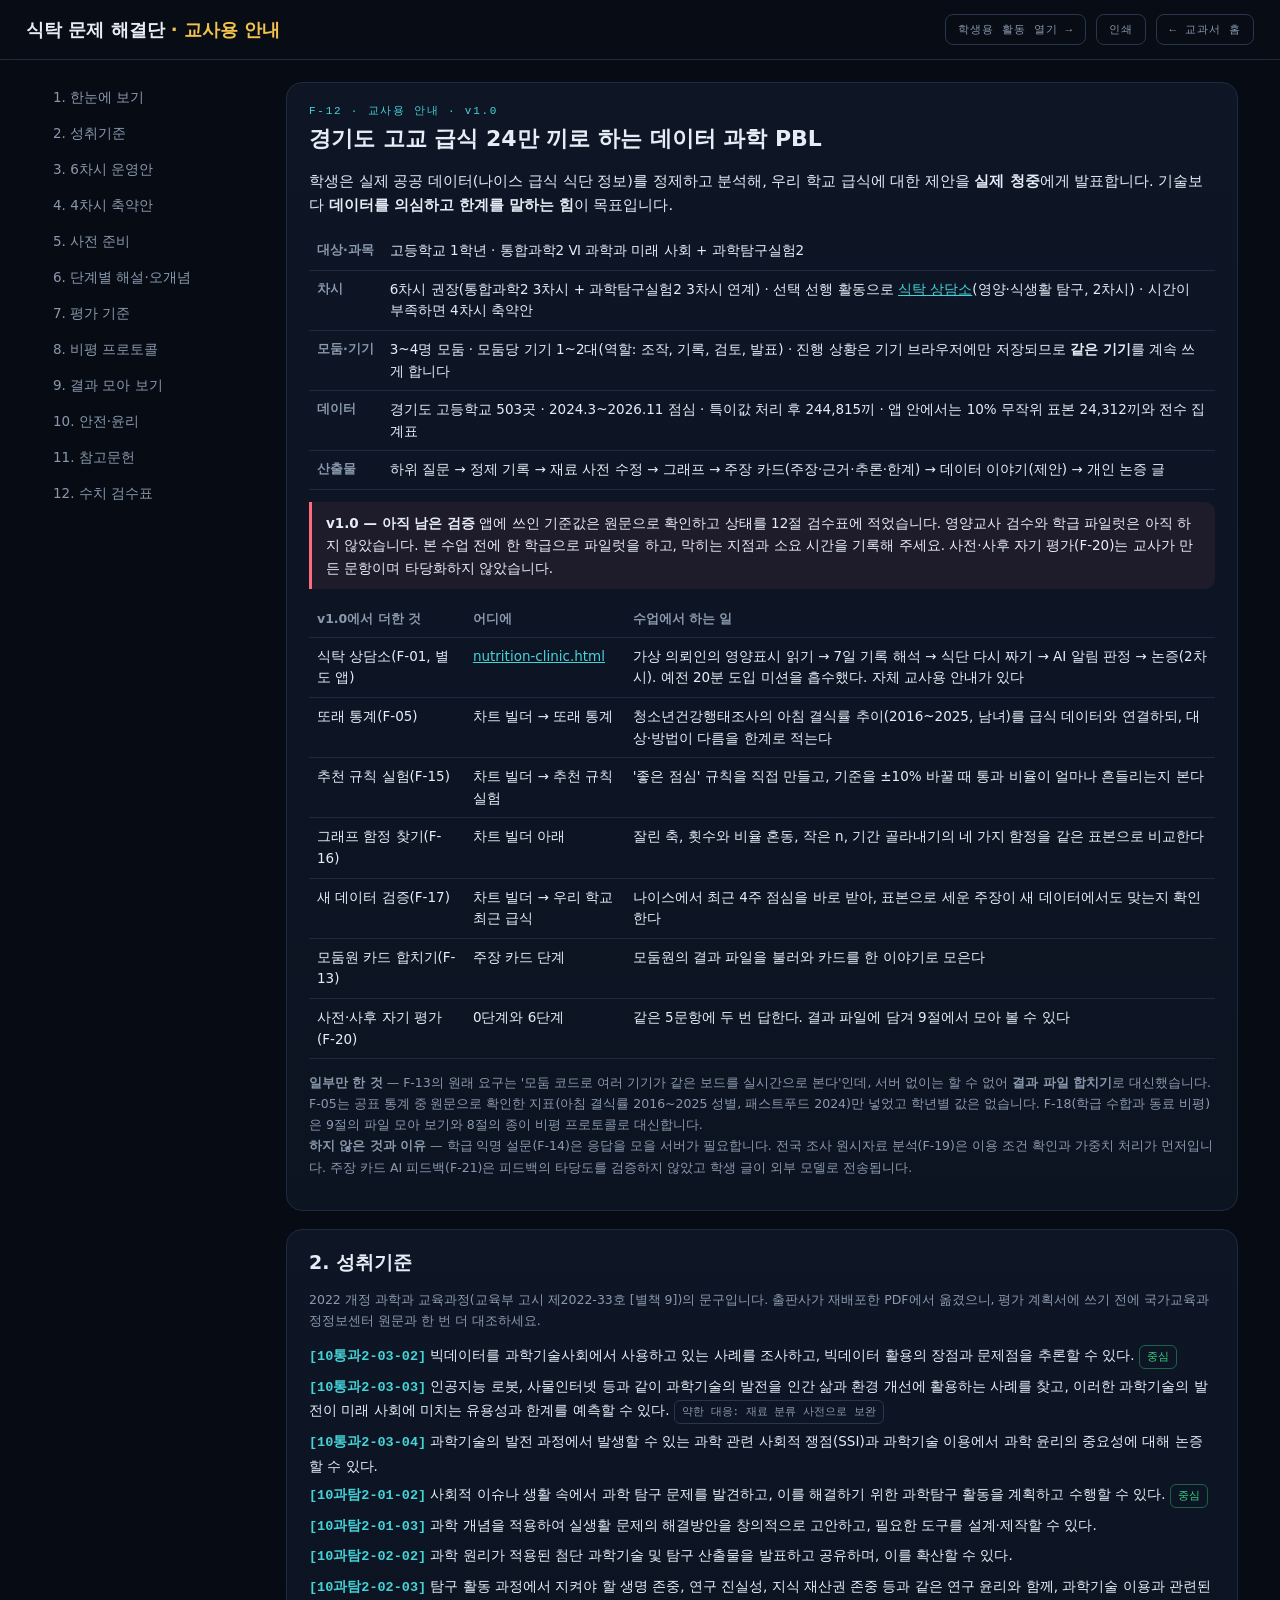
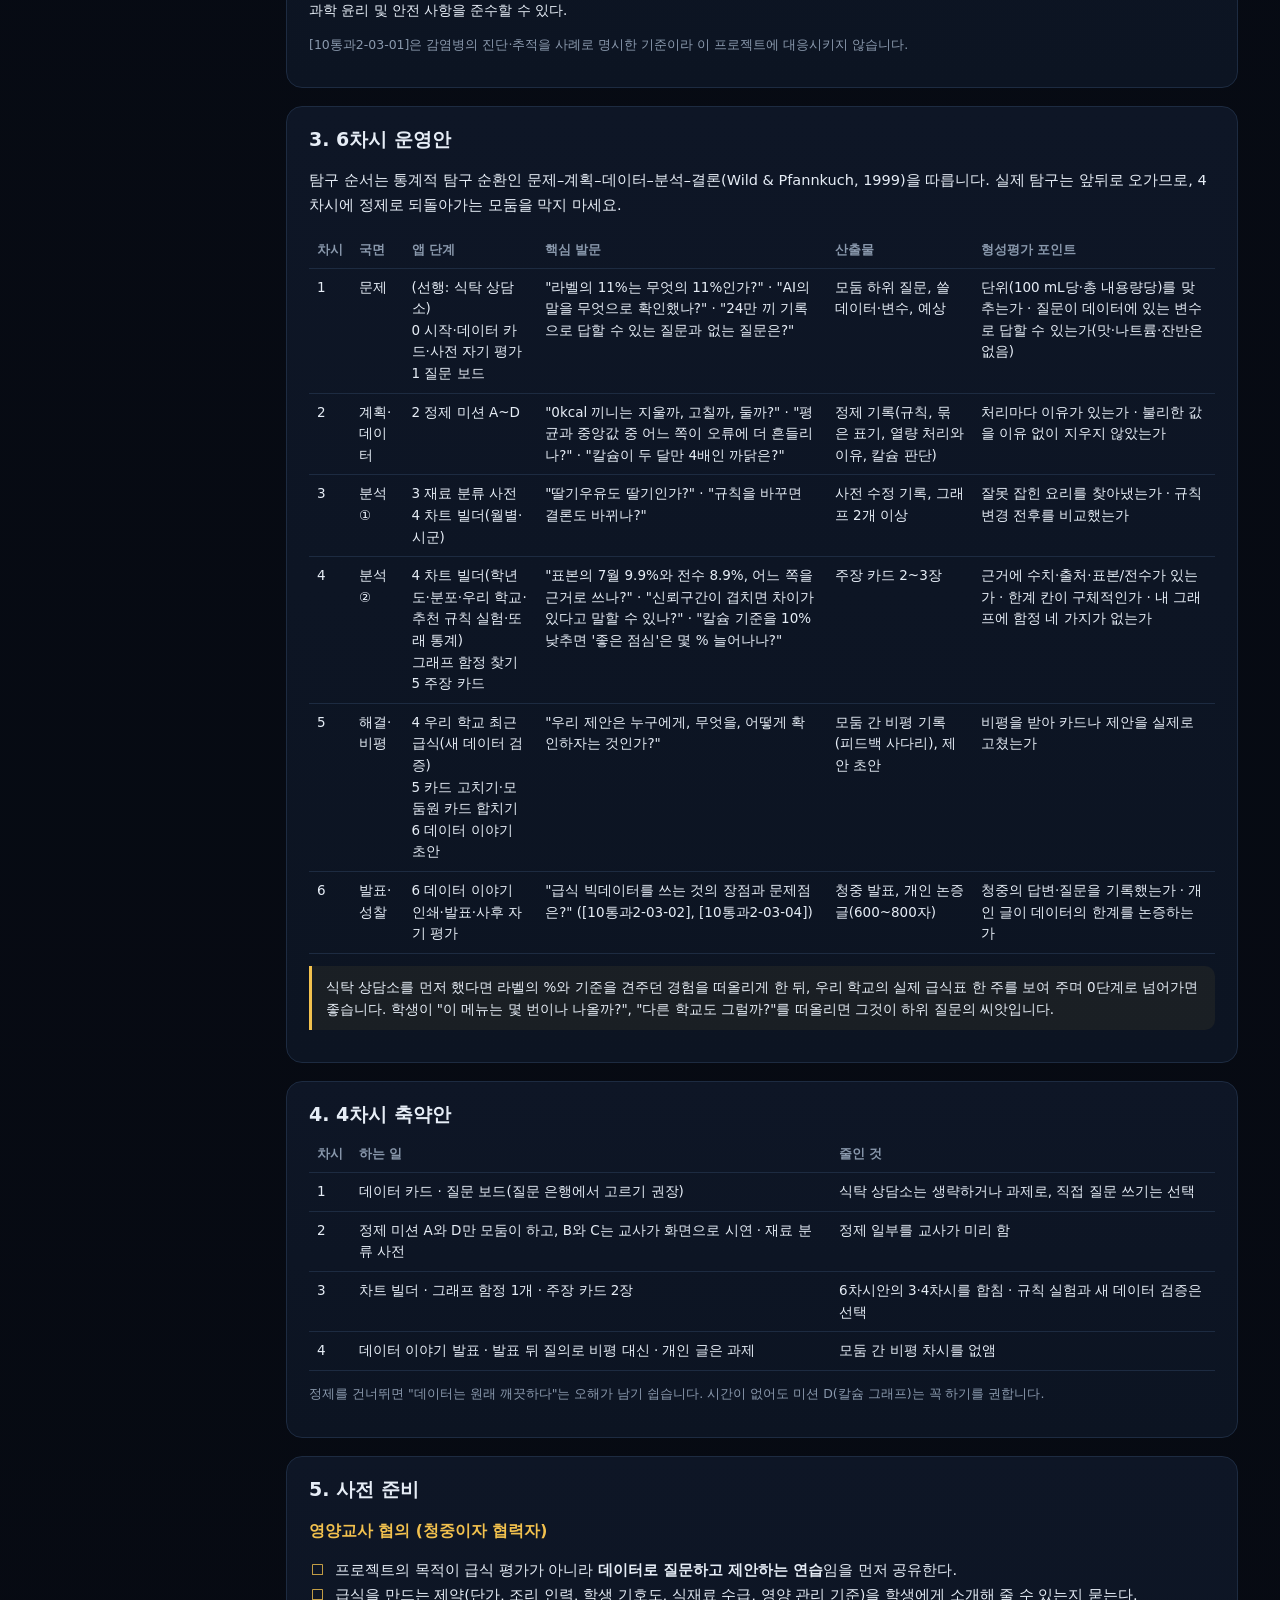
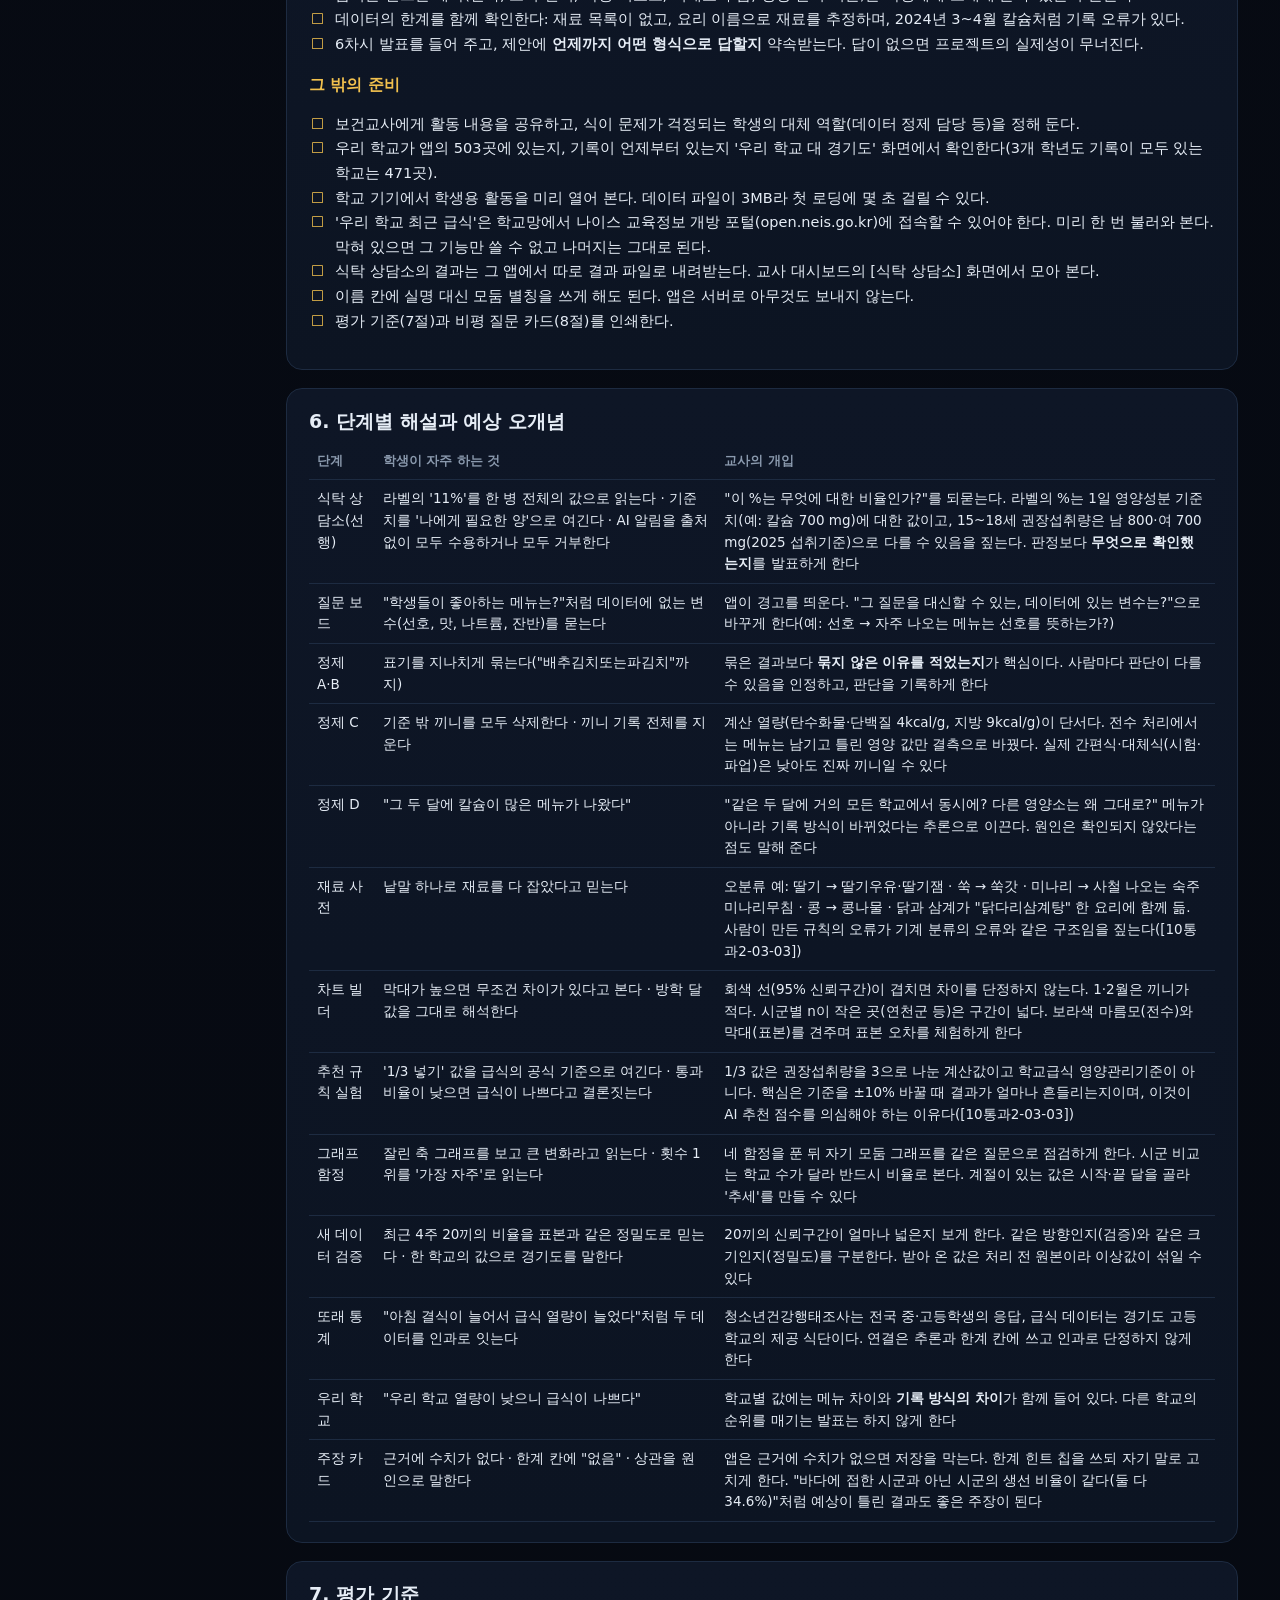
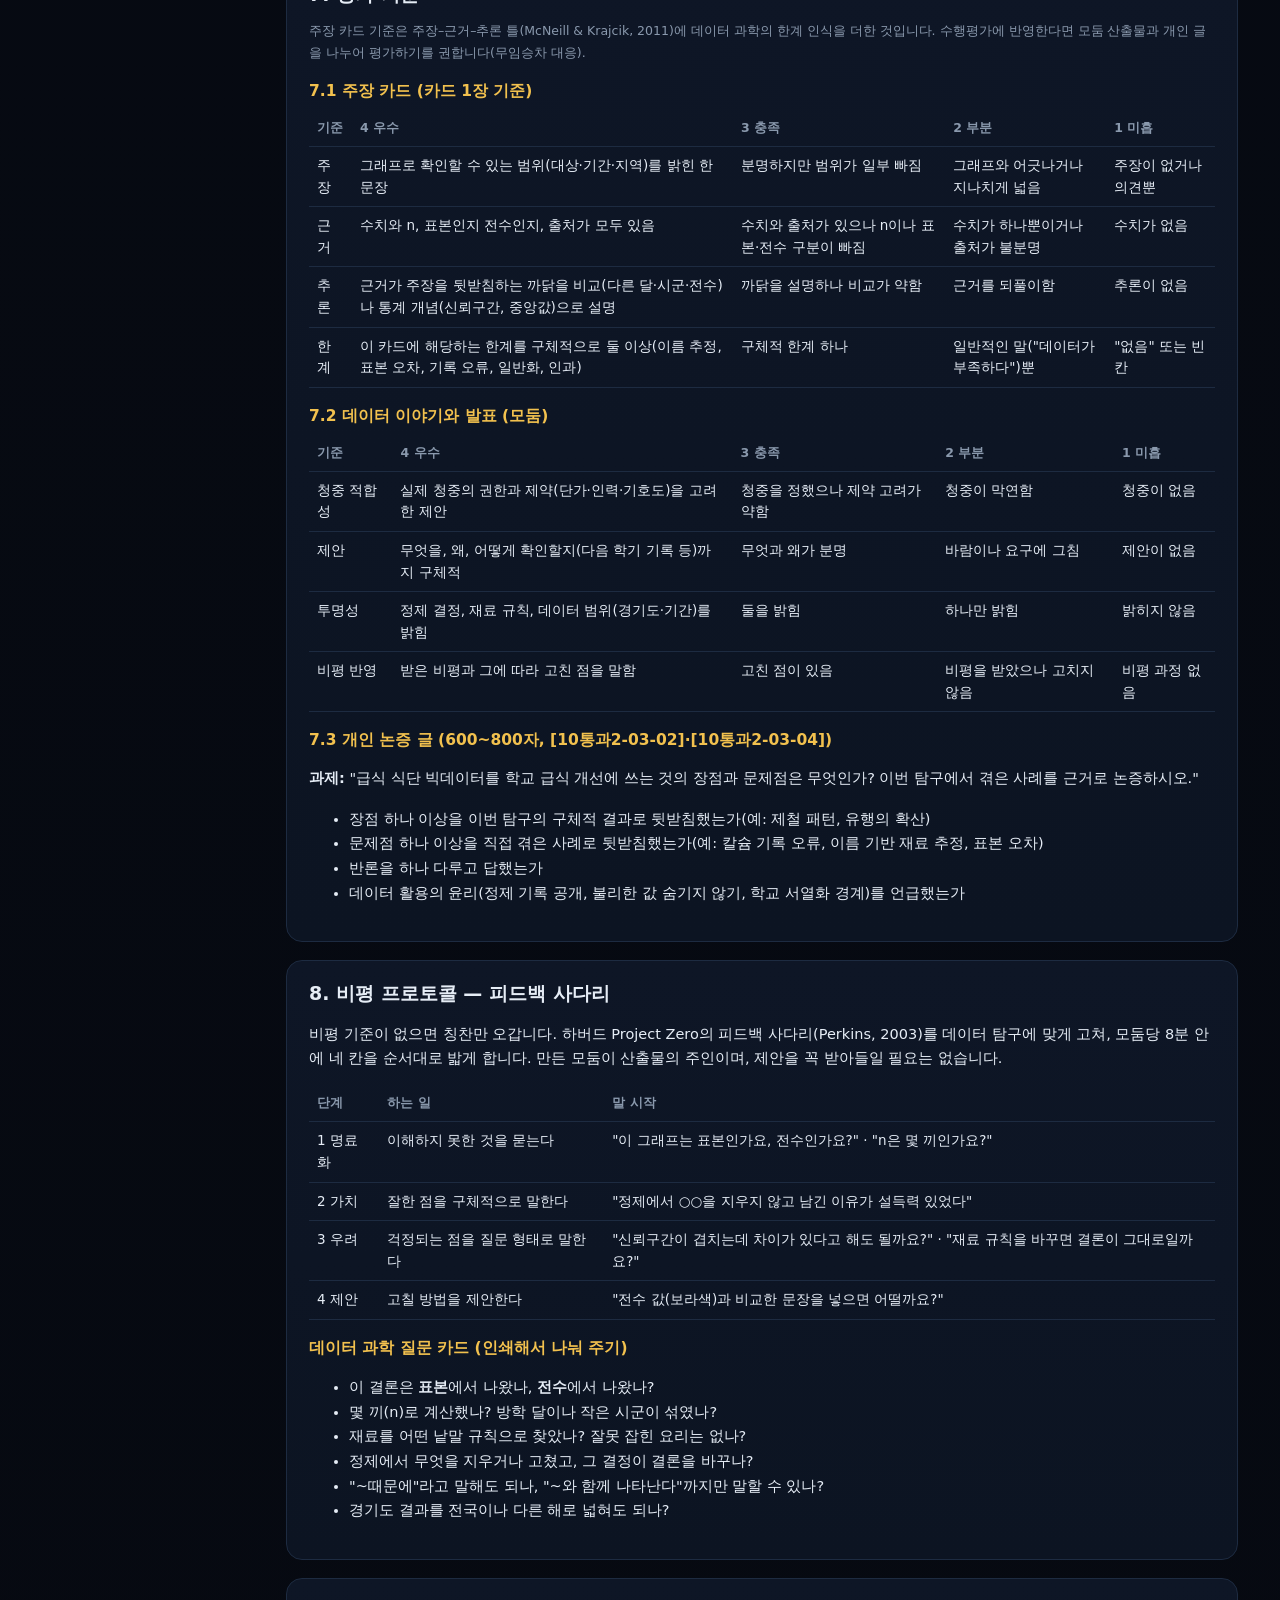
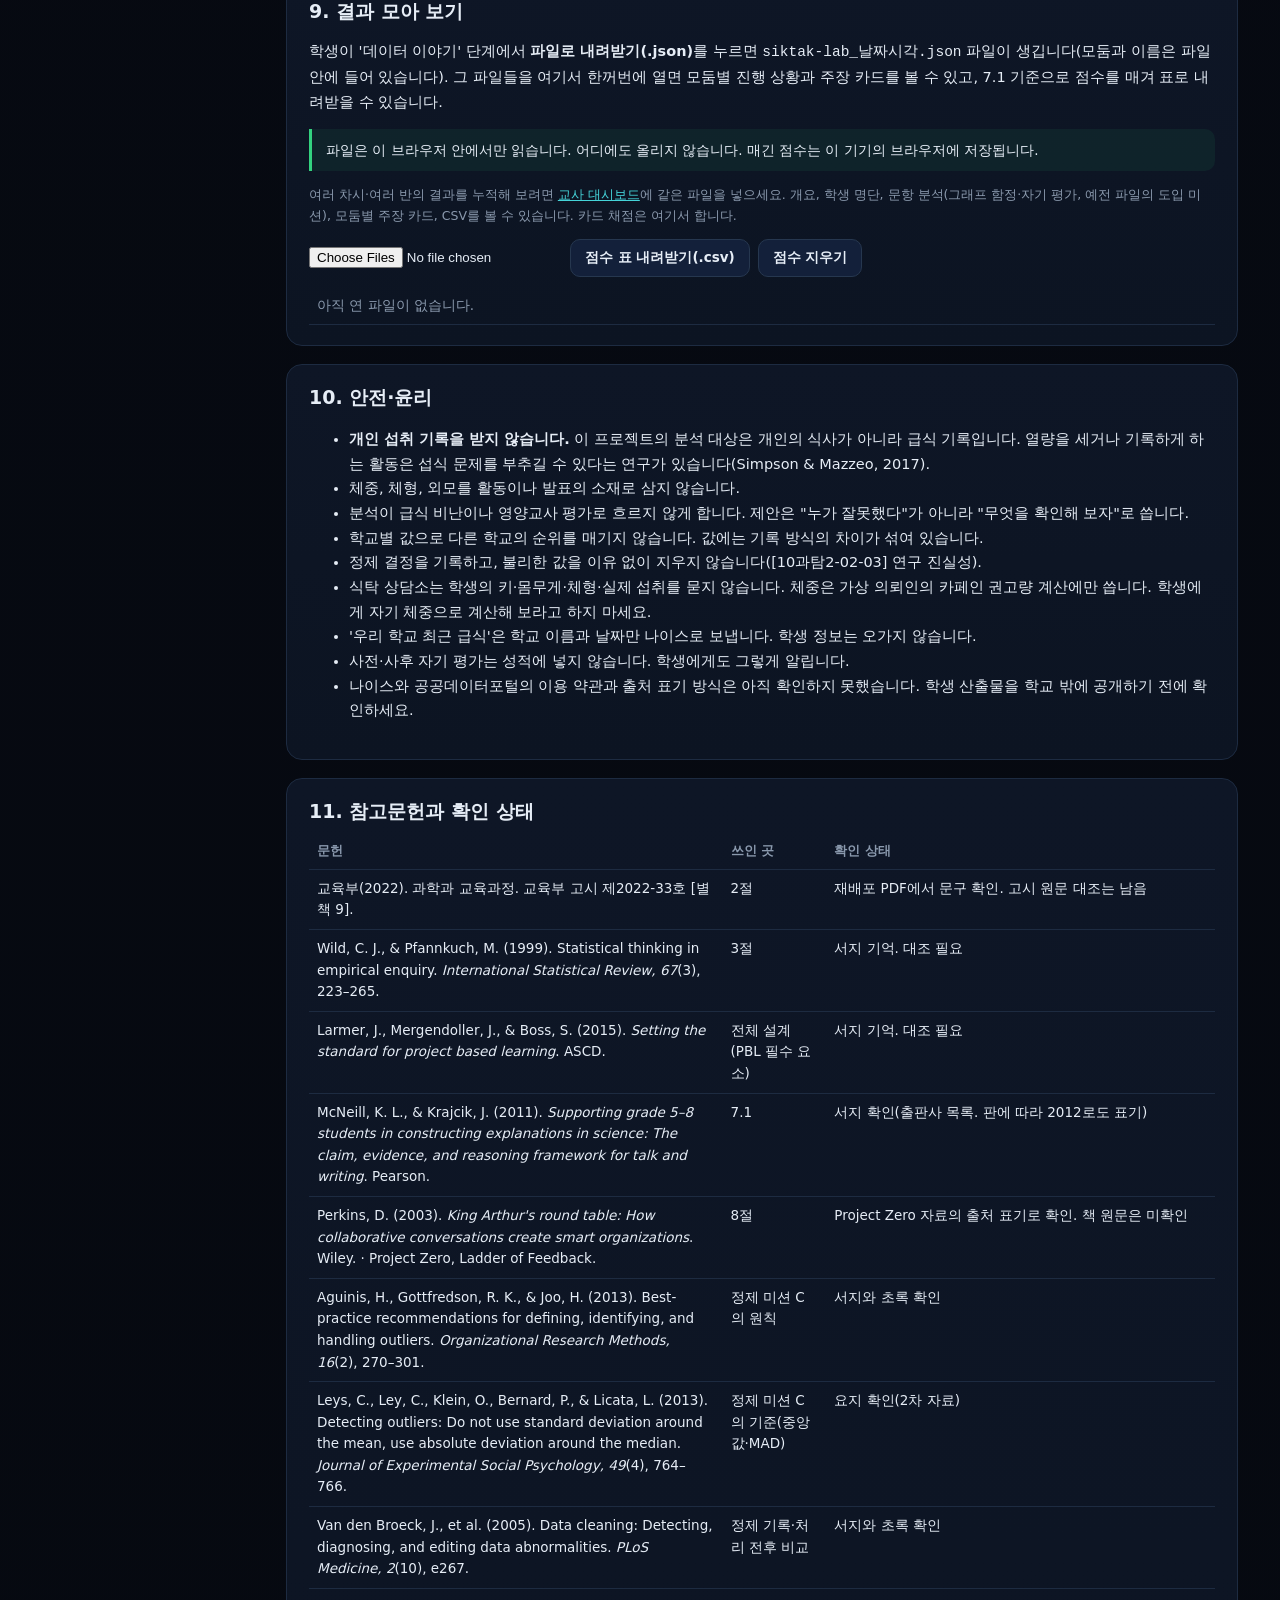
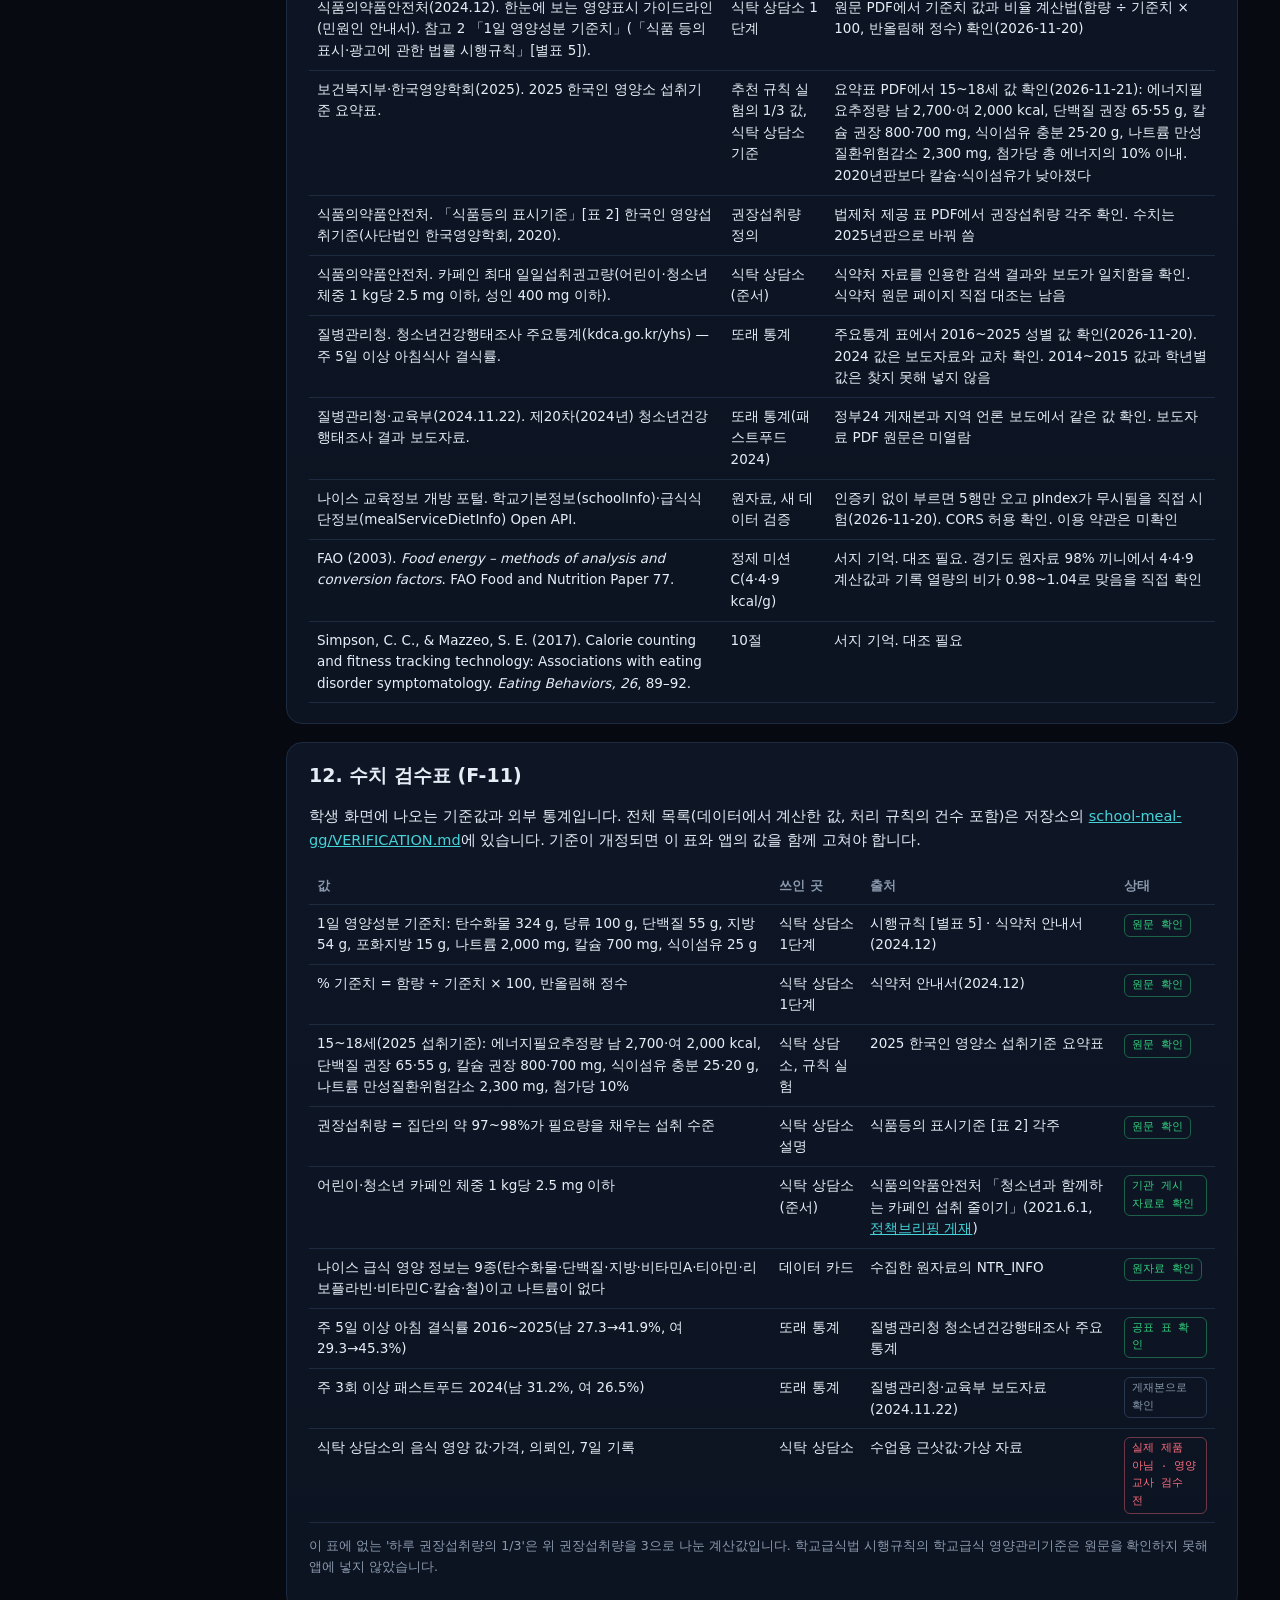
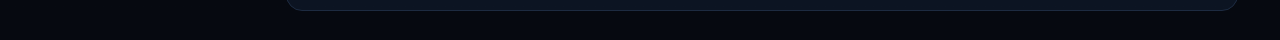
<file: activities/meal-lab-teacher.html>
<!--
  식탁 문제 해결단 · 교사용 안내 (PRD F-12) — 학생용 활동: meal-lab.html
  단일 파일 정적 페이지(외부 라이브러리 없음). '결과 모아 보기'는 학생이 내려받은 .json 파일을 이 브라우저 안에서만 읽습니다.
  성취기준 문구는 2022 개정 과학과 교육과정(교육부 고시 제2022-33호 [별책 9]) 재배포 PDF에서 옮겼습니다.
-->
<!doctype html>
<html lang="ko">
<head>
<meta charset="utf-8">
<meta name="viewport" content="width=device-width, initial-scale=1">
<title>식탁 문제 해결단 · 교사용 안내</title>
<link rel="icon" href="data:image/svg+xml,%3Csvg xmlns='http://www.w3.org/2000/svg' viewBox='0 0 32 32'%3E%3Crect width='32' height='32' rx='7' fill='%230e1626'/%3E%3Ccircle cx='16' cy='17' r='8' fill='none' stroke='%23f2c14e' stroke-width='3'/%3E%3Cpath d='M9 8v6M23 8v6' stroke='%2345d3d8' stroke-width='2.5' stroke-linecap='round'/%3E%3C/svg%3E">
<style>
  :root{--bg:#070b14;--panel:#0e1626;--line:#1d2b41;--line2:#26374f;--txt:#e6edf6;--muted:#8a99ad;--faint:#5f6c82;
    --cyan:#45d3d8;--green:#33d17f;--amber:#f2c14e;--red:#ff6b7d;--violet:#a98bff;
    --mono:ui-monospace,SFMono-Regular,Menlo,monospace;--sans:system-ui,-apple-system,"Segoe UI",Roboto,"Noto Sans KR",sans-serif}
  *{box-sizing:border-box} html,body{margin:0}
  body{font-family:var(--sans);color:var(--txt);background:linear-gradient(180deg,#070b14,#060910);min-height:100vh;-webkit-font-smoothing:antialiased}
  a{color:var(--cyan)}
  header{display:flex;align-items:center;gap:14px;flex-wrap:wrap;padding:14px 26px;border-bottom:1px solid var(--line);position:sticky;top:0;background:rgba(8,13,22,.85);backdrop-filter:blur(6px);z-index:5}
  header .t{font-size:18px;font-weight:700} header .t span{color:var(--amber)} header .r{margin-left:auto;display:flex;gap:10px;flex-wrap:wrap}
  .lnk{font-family:var(--mono);font-size:11px;letter-spacing:.1em;padding:7px 12px;border:1px solid var(--line2);border-radius:8px;color:var(--muted);text-decoration:none;background:none;cursor:pointer}
  .wrap{display:grid;grid-template-columns:220px minmax(0,1fr);gap:24px;max-width:1240px;margin:0 auto;padding:22px}
  nav.toc{position:sticky;top:76px;align-self:start;display:flex;flex-direction:column;gap:4px;font-size:13.5px}
  nav.toc a{color:var(--muted);text-decoration:none;padding:6px 10px;border-radius:8px;border:1px solid transparent} nav.toc a:hover{border-color:var(--line2);color:var(--txt)}
  @media(max-width:880px){.wrap{grid-template-columns:minmax(0,1fr);padding:14px} nav.toc{position:static;flex-direction:row;flex-wrap:wrap} header{padding:12px 14px}}
  section{background:linear-gradient(180deg,var(--panel),#0c1422);border:1px solid var(--line);border-radius:16px;padding:20px 22px;margin-bottom:18px;scroll-margin-top:80px}
  h1{font-size:22px;margin:0 0 6px} h2{font-size:19px;margin:0 0 8px} h3{font-size:15.5px;margin:18px 0 8px;color:var(--amber)}
  .kicker{font-family:var(--mono);font-size:11px;letter-spacing:.16em;color:var(--cyan);margin-bottom:6px}
  p,li{font-size:14.5px;line-height:1.7} .muted{color:var(--muted)} .small{font-size:12.5px}
  .note{border-left:3px solid var(--amber);background:rgba(242,193,78,.06);padding:10px 14px;border-radius:0 10px 10px 0;font-size:13.5px;line-height:1.65;margin:12px 0}
  .warn{border-left-color:var(--red);background:rgba(255,107,125,.07)} .ok{border-left-color:var(--green);background:rgba(51,209,127,.07)}
  .tw{overflow-x:auto} table{border-collapse:collapse;width:100%;font-size:13.5px} th,td{border-bottom:1px solid var(--line);padding:8px;text-align:left;vertical-align:top;line-height:1.6}
  th{color:var(--muted);font-weight:600;font-size:12.5px;white-space:nowrap} td.num{text-align:right;font-family:var(--mono)}
  .std{font-size:13.5px;line-height:1.65;margin:6px 0} .std b{font-family:var(--mono);color:var(--cyan);font-weight:600}
  ul.check{list-style:none;padding-left:0} ul.check li{padding-left:26px;position:relative} ul.check li::before{content:"☐";position:absolute;left:2px;color:var(--amber)}
  .btn{font:inherit;font-size:13.5px;font-weight:600;white-space:nowrap;padding:9px 14px;border-radius:10px;border:1px solid var(--line2);background:#13203a;color:var(--txt);cursor:pointer}
  .btn.pri{background:var(--amber);color:#141414;border-color:var(--amber)} .btns{display:flex;gap:8px;flex-wrap:wrap;margin:10px 0;align-items:center}
  select{font:inherit;font-size:12.5px;color:var(--txt);background:#0a1220;border:1px solid var(--line2);border-radius:7px;padding:4px 6px}
  .claim{border:1px solid var(--line);border-radius:12px;padding:12px 14px;margin:8px 0;background:#0b1424}
  .claim dl{margin:0;display:grid;grid-template-columns:70px 1fr;gap:3px 10px;font-size:13.5px} .claim dt{color:var(--muted)} .claim dd{margin:0}
  .pill{display:inline-block;font-family:var(--mono);font-size:11px;padding:2px 7px;border-radius:6px;border:1px solid var(--line2);color:var(--muted)}
  .pill.g{color:var(--green);border-color:rgba(51,209,127,.4)} .pill.r{color:var(--red);border-color:rgba(255,107,125,.4)}
  @media print{header,nav.toc,.noprint{display:none!important} body{background:#fff;color:#000} .wrap{display:block;padding:0}
    section{border:none;background:#fff;color:#000;page-break-inside:avoid} .muted,th{color:#444} .note{background:#f7f3e6} td,th{border-color:#bbb}}
</style>
</head>
<body>
<header>
  <div class="t">식탁 문제 해결단 <span>· 교사용 안내</span></div>
  <div class="r"><a class="lnk" href="meal-lab.html">학생용 활동 열기 →</a><button class="lnk" onclick="window.print()">인쇄</button><a class="lnk" href="../index.html">← 교과서 홈</a></div>
</header>
<div class="wrap">
<nav class="toc noprint" aria-label="목차">
  <a href="#overview">1. 한눈에 보기</a><a href="#standards">2. 성취기준</a><a href="#plan6">3. 6차시 운영안</a><a href="#plan4">4. 4차시 축약안</a>
  <a href="#prep">5. 사전 준비</a><a href="#guide">6. 단계별 해설·오개념</a><a href="#rubric">7. 평가 기준</a><a href="#critique">8. 비평 프로토콜</a>
  <a href="#collect">9. 결과 모아 보기</a><a href="#safety">10. 안전·윤리</a><a href="#refs">11. 참고문헌</a><a href="#verify">12. 수치 검수표</a>
</nav>
<main>

<section id="overview">
  <div class="kicker">F-12 · 교사용 안내 · v1.0</div>
  <h1>경기도 고교 급식 24만 끼로 하는 데이터 과학 PBL</h1>
  <p>학생은 실제 공공 데이터(나이스 급식 식단 정보)를 정제하고 분석해, 우리 학교 급식에 대한 제안을 <b>실제 청중</b>에게 발표합니다.
    기술보다 <b>데이터를 의심하고 한계를 말하는 힘</b>이 목표입니다.</p>
  <div class="tw"><table>
    <tr><th>대상·과목</th><td>고등학교 1학년 · 통합과학2 Ⅵ 과학과 미래 사회 + 과학탐구실험2</td></tr>
    <tr><th>차시</th><td>6차시 권장(통합과학2 3차시 + 과학탐구실험2 3차시 연계) · 선택 선행 활동으로 <a href="nutrition-clinic.html">식탁 상담소</a>(영양·식생활 탐구, 2차시) · 시간이 부족하면 4차시 축약안</td></tr>
    <tr><th>모둠·기기</th><td>3~4명 모둠 · 모둠당 기기 1~2대(역할: 조작, 기록, 검토, 발표) · 진행 상황은 기기 브라우저에만 저장되므로 <b>같은 기기</b>를 계속 쓰게 합니다</td></tr>
    <tr><th>데이터</th><td>경기도 고등학교 503곳 · 2024.3~2026.11 점심 · 특이값 처리 후 244,815끼 · 앱 안에서는 10% 무작위 표본 24,312끼와 전수 집계표</td></tr>
    <tr><th>산출물</th><td>하위 질문 → 정제 기록 → 재료 사전 수정 → 그래프 → 주장 카드(주장·근거·추론·한계) → 데이터 이야기(제안) → 개인 논증 글</td></tr>
  </table></div>
  <div class="note warn"><b>v1.0 — 아직 남은 검증</b> 앱에 쓰인 기준값은 원문으로 확인하고 상태를 12절 검수표에 적었습니다. 영양교사 검수와 학급 파일럿은 아직 하지 않았습니다.
    본 수업 전에 한 학급으로 파일럿을 하고, 막히는 지점과 소요 시간을 기록해 주세요. 사전·사후 자기 평가(F-20)는 교사가 만든 문항이며 타당화하지 않았습니다.</div>
  <div class="tw"><table>
    <tr><th>v1.0에서 더한 것</th><th>어디에</th><th>수업에서 하는 일</th></tr>
    <tr><td>식탁 상담소(F-01, 별도 앱)</td><td><a href="nutrition-clinic.html">nutrition-clinic.html</a></td><td>가상 의뢰인의 영양표시 읽기 → 7일 기록 해석 → 식단 다시 짜기 → AI 알림 판정 → 논증(2차시). 예전 20분 도입 미션을 흡수했다. 자체 교사용 안내가 있다</td></tr>
    <tr><td>또래 통계(F-05)</td><td>차트 빌더 → 또래 통계</td><td>청소년건강행태조사의 아침 결식률 추이(2016~2025, 남녀)를 급식 데이터와 연결하되, 대상·방법이 다름을 한계로 적는다</td></tr>
    <tr><td>추천 규칙 실험(F-15)</td><td>차트 빌더 → 추천 규칙 실험</td><td>'좋은 점심' 규칙을 직접 만들고, 기준을 ±10% 바꿀 때 통과 비율이 얼마나 흔들리는지 본다</td></tr>
    <tr><td>그래프 함정 찾기(F-16)</td><td>차트 빌더 아래</td><td>잘린 축, 횟수와 비율 혼동, 작은 n, 기간 골라내기의 네 가지 함정을 같은 표본으로 비교한다</td></tr>
    <tr><td>새 데이터 검증(F-17)</td><td>차트 빌더 → 우리 학교 최근 급식</td><td>나이스에서 최근 4주 점심을 바로 받아, 표본으로 세운 주장이 새 데이터에서도 맞는지 확인한다</td></tr>
    <tr><td>모둠원 카드 합치기(F-13)</td><td>주장 카드 단계</td><td>모둠원의 결과 파일을 불러와 카드를 한 이야기로 모은다</td></tr>
    <tr><td>사전·사후 자기 평가(F-20)</td><td>0단계와 6단계</td><td>같은 5문항에 두 번 답한다. 결과 파일에 담겨 9절에서 모아 볼 수 있다</td></tr>
  </table></div>
  <p class="muted small"><b>일부만 한 것</b> — F-13의 원래 요구는 '모둠 코드로 여러 기기가 같은 보드를 실시간으로 본다'인데, 서버 없이는 할 수 없어 <b>결과 파일 합치기</b>로 대신했습니다. F-05는 공표 통계 중 원문으로 확인한 지표(아침 결식률 2016~2025 성별, 패스트푸드 2024)만 넣었고 학년별 값은 없습니다.
    F-18(학급 수합과 동료 비평)은 9절의 파일 모아 보기와 8절의 종이 비평 프로토콜로 대신합니다.<br>
    <b>하지 않은 것과 이유</b> — 학급 익명 설문(F-14)은 응답을 모을 서버가 필요합니다. 전국 조사 원시자료 분석(F-19)은 이용 조건 확인과 가중치 처리가 먼저입니다. 주장 카드 AI 피드백(F-21)은 피드백의 타당도를 검증하지 않았고 학생 글이 외부 모델로 전송됩니다.</p>
</section>

<section id="standards">
  <h2>2. 성취기준</h2>
  <p class="muted small">2022 개정 과학과 교육과정(교육부 고시 제2022-33호 [별책 9])의 문구입니다. 출판사가 재배포한 PDF에서 옮겼으니, 평가 계획서에 쓰기 전에 국가교육과정정보센터 원문과 한 번 더 대조하세요.</p>
  <div class="std"><b>[10통과2-03-02]</b> 빅데이터를 과학기술사회에서 사용하고 있는 사례를 조사하고, 빅데이터 활용의 장점과 문제점을 추론할 수 있다. <span class="pill g">중심</span></div>
  <div class="std"><b>[10통과2-03-03]</b> 인공지능 로봇, 사물인터넷 등과 같이 과학기술의 발전을 인간 삶과 환경 개선에 활용하는 사례를 찾고, 이러한 과학기술의 발전이 미래 사회에 미치는 유용성과 한계를 예측할 수 있다. <span class="pill">약한 대응: 재료 분류 사전으로 보완</span></div>
  <div class="std"><b>[10통과2-03-04]</b> 과학기술의 발전 과정에서 발생할 수 있는 과학 관련 사회적 쟁점(SSI)과 과학기술 이용에서 과학 윤리의 중요성에 대해 논증할 수 있다.</div>
  <div class="std"><b>[10과탐2-01-02]</b> 사회적 이슈나 생활 속에서 과학 탐구 문제를 발견하고, 이를 해결하기 위한 과학탐구 활동을 계획하고 수행할 수 있다. <span class="pill g">중심</span></div>
  <div class="std"><b>[10과탐2-01-03]</b> 과학 개념을 적용하여 실생활 문제의 해결방안을 창의적으로 고안하고, 필요한 도구를 설계⋅제작할 수 있다.</div>
  <div class="std"><b>[10과탐2-02-02]</b> 과학 원리가 적용된 첨단 과학기술 및 탐구 산출물을 발표하고 공유하며, 이를 확산할 수 있다.</div>
  <div class="std"><b>[10과탐2-02-03]</b> 탐구 활동 과정에서 지켜야 할 생명 존중, 연구 진실성, 지식 재산권 존중 등과 같은 연구 윤리와 함께, 과학기술 이용과 관련된 과학 윤리 및 안전 사항을 준수할 수 있다.</div>
  <p class="muted small">[10통과2-03-01]은 감염병의 진단·추적을 사례로 명시한 기준이라 이 프로젝트에 대응시키지 않습니다.</p>
</section>

<section id="plan6">
  <h2>3. 6차시 운영안</h2>
  <p>탐구 순서는 통계적 탐구 순환인 문제–계획–데이터–분석–결론(Wild &amp; Pfannkuch, 1999)을 따릅니다. 실제 탐구는 앞뒤로 오가므로, 4차시에 정제로 되돌아가는 모둠을 막지 마세요.</p>
  <div class="tw"><table>
    <tr><th>차시</th><th>국면</th><th>앱 단계</th><th>핵심 발문</th><th>산출물</th><th>형성평가 포인트</th></tr>
    <tr><td>1</td><td>문제</td><td>(선행: 식탁 상담소)<br>0 시작·데이터 카드·사전 자기 평가<br>1 질문 보드</td>
      <td>"라벨의 11%는 무엇의 11%인가?" · "AI의 말을 무엇으로 확인했나?" · "24만 끼 기록으로 답할 수 있는 질문과 없는 질문은?"</td>
      <td>모둠 하위 질문, 쓸 데이터·변수, 예상</td><td>단위(100 mL당·총 내용량당)를 맞추는가 · 질문이 데이터에 있는 변수로 답할 수 있는가(맛·나트륨·잔반은 없음)</td></tr>
    <tr><td>2</td><td>계획·데이터</td><td>2 정제 미션 A~D</td>
      <td>"0kcal 끼니는 지울까, 고칠까, 둘까?" · "평균과 중앙값 중 어느 쪽이 오류에 더 흔들리나?" · "칼슘이 두 달만 4배인 까닭은?"</td>
      <td>정제 기록(규칙, 묶은 표기, 열량 처리와 이유, 칼슘 판단)</td><td>처리마다 이유가 있는가 · 불리한 값을 이유 없이 지우지 않았는가</td></tr>
    <tr><td>3</td><td>분석 ①</td><td>3 재료 분류 사전<br>4 차트 빌더(월별·시군)</td>
      <td>"딸기우유도 딸기인가?" · "규칙을 바꾸면 결론도 바뀌나?"</td>
      <td>사전 수정 기록, 그래프 2개 이상</td><td>잘못 잡힌 요리를 찾아냈는가 · 규칙 변경 전후를 비교했는가</td></tr>
    <tr><td>4</td><td>분석 ②</td><td>4 차트 빌더(학년도·분포·우리 학교·추천 규칙 실험·또래 통계)<br>그래프 함정 찾기<br>5 주장 카드</td>
      <td>"표본의 7월 9.9%와 전수 8.9%, 어느 쪽을 근거로 쓰나?" · "신뢰구간이 겹치면 차이가 있다고 말할 수 있나?" · "칼슘 기준을 10% 낮추면 '좋은 점심'은 몇 % 늘어나나?"</td>
      <td>주장 카드 2~3장</td><td>근거에 수치·출처·표본/전수가 있는가 · 한계 칸이 구체적인가 · 내 그래프에 함정 네 가지가 없는가</td></tr>
    <tr><td>5</td><td>해결·비평</td><td>4 우리 학교 최근 급식(새 데이터 검증)<br>5 카드 고치기·모둠원 카드 합치기<br>6 데이터 이야기 초안</td>
      <td>"우리 제안은 누구에게, 무엇을, 어떻게 확인하자는 것인가?"</td>
      <td>모둠 간 비평 기록(피드백 사다리), 제안 초안</td><td>비평을 받아 카드나 제안을 실제로 고쳤는가</td></tr>
    <tr><td>6</td><td>발표·성찰</td><td>6 데이터 이야기 인쇄·발표·사후 자기 평가</td>
      <td>"급식 빅데이터를 쓰는 것의 장점과 문제점은?" ([10통과2-03-02], [10통과2-03-04])</td>
      <td>청중 발표, 개인 논증 글(600~800자)</td><td>청중의 답변·질문을 기록했는가 · 개인 글이 데이터의 한계를 논증하는가</td></tr>
  </table></div>
  <div class="note">식탁 상담소를 먼저 했다면 라벨의 %와 기준을 견주던 경험을 떠올리게 한 뒤, 우리 학교의 실제 급식표 한 주를 보여 주며 0단계로 넘어가면 좋습니다. 학생이 "이 메뉴는 몇 번이나 나올까?", "다른 학교도 그럴까?"를 떠올리면 그것이 하위 질문의 씨앗입니다.</div>
</section>

<section id="plan4">
  <h2>4. 4차시 축약안</h2>
  <div class="tw"><table>
    <tr><th>차시</th><th>하는 일</th><th>줄인 것</th></tr>
    <tr><td>1</td><td>데이터 카드 · 질문 보드(질문 은행에서 고르기 권장)</td><td>식탁 상담소는 생략하거나 과제로, 직접 질문 쓰기는 선택</td></tr>
    <tr><td>2</td><td>정제 미션 A와 D만 모둠이 하고, B와 C는 교사가 화면으로 시연 · 재료 분류 사전</td><td>정제 일부를 교사가 미리 함</td></tr>
    <tr><td>3</td><td>차트 빌더 · 그래프 함정 1개 · 주장 카드 2장</td><td>6차시안의 3·4차시를 합침 · 규칙 실험과 새 데이터 검증은 선택</td></tr>
    <tr><td>4</td><td>데이터 이야기 발표 · 발표 뒤 질의로 비평 대신 · 개인 글은 과제</td><td>모둠 간 비평 차시를 없앰</td></tr>
  </table></div>
  <p class="muted small">정제를 건너뛰면 "데이터는 원래 깨끗하다"는 오해가 남기 쉽습니다. 시간이 없어도 미션 D(칼슘 그래프)는 꼭 하기를 권합니다.</p>
</section>

<section id="prep">
  <h2>5. 사전 준비</h2>
  <h3>영양교사 협의 (청중이자 협력자)</h3>
  <ul class="check">
    <li>프로젝트의 목적이 급식 평가가 아니라 <b>데이터로 질문하고 제안하는 연습</b>임을 먼저 공유한다.</li>
    <li>급식을 만드는 제약(단가, 조리 인력, 학생 기호도, 식재료 수급, 영양 관리 기준)을 학생에게 소개해 줄 수 있는지 묻는다.</li>
    <li>데이터의 한계를 함께 확인한다: 재료 목록이 없고, 요리 이름으로 재료를 추정하며, 2024년 3~4월 칼슘처럼 기록 오류가 있다.</li>
    <li>6차시 발표를 들어 주고, 제안에 <b>언제까지 어떤 형식으로 답할지</b> 약속받는다. 답이 없으면 프로젝트의 실제성이 무너진다.</li>
  </ul>
  <h3>그 밖의 준비</h3>
  <ul class="check">
    <li>보건교사에게 활동 내용을 공유하고, 식이 문제가 걱정되는 학생의 대체 역할(데이터 정제 담당 등)을 정해 둔다.</li>
    <li>우리 학교가 앱의 503곳에 있는지, 기록이 언제부터 있는지 '우리 학교 대 경기도' 화면에서 확인한다(3개 학년도 기록이 모두 있는 학교는 471곳).</li>
    <li>학교 기기에서 학생용 활동을 미리 열어 본다. 데이터 파일이 3MB라 첫 로딩에 몇 초 걸릴 수 있다.</li>
    <li>'우리 학교 최근 급식'은 학교망에서 나이스 교육정보 개방 포털(open.neis.go.kr)에 접속할 수 있어야 한다. 미리 한 번 불러와 본다. 막혀 있으면 그 기능만 쓸 수 없고 나머지는 그대로 된다.</li>
    <li>식탁 상담소의 결과는 그 앱에서 따로 결과 파일로 내려받는다. 교사 대시보드의 [식탁 상담소] 화면에서 모아 본다.</li>
    <li>이름 칸에 실명 대신 모둠 별칭을 쓰게 해도 된다. 앱은 서버로 아무것도 보내지 않는다.</li>
    <li>평가 기준(7절)과 비평 질문 카드(8절)를 인쇄한다.</li>
  </ul>
</section>

<section id="guide">
  <h2>6. 단계별 해설과 예상 오개념</h2>
  <div class="tw"><table>
    <tr><th>단계</th><th>학생이 자주 하는 것</th><th>교사의 개입</th></tr>
    <tr><td>식탁 상담소(선행)</td><td>라벨의 '11%'를 한 병 전체의 값으로 읽는다 · 기준치를 '나에게 필요한 양'으로 여긴다 · AI 알림을 출처 없이 모두 수용하거나 모두 거부한다</td>
      <td>"이 %는 무엇에 대한 비율인가?"를 되묻는다. 라벨의 %는 1일 영양성분 기준치(예: 칼슘 700 mg)에 대한 값이고, 15~18세 권장섭취량은 남 800·여 700 mg(2025 섭취기준)으로 다를 수 있음을 짚는다. 판정보다 <b>무엇으로 확인했는지</b>를 발표하게 한다</td></tr>
    <tr><td>질문 보드</td><td>"학생들이 좋아하는 메뉴는?"처럼 데이터에 없는 변수(선호, 맛, 나트륨, 잔반)를 묻는다</td>
      <td>앱이 경고를 띄운다. "그 질문을 대신할 수 있는, 데이터에 있는 변수는?"으로 바꾸게 한다(예: 선호 → 자주 나오는 메뉴는 선호를 뜻하는가?)</td></tr>
    <tr><td>정제 A·B</td><td>표기를 지나치게 묶는다("배추김치또는파김치"까지)</td>
      <td>묶은 결과보다 <b>묶지 않은 이유를 적었는지</b>가 핵심이다. 사람마다 판단이 다를 수 있음을 인정하고, 판단을 기록하게 한다</td></tr>
    <tr><td>정제 C</td><td>기준 밖 끼니를 모두 삭제한다 · 끼니 기록 전체를 지운다</td>
      <td>계산 열량(탄수화물·단백질 4kcal/g, 지방 9kcal/g)이 단서다. 전수 처리에서는 메뉴는 남기고 틀린 영양 값만 결측으로 바꿨다. 실제 간편식·대체식(시험·파업)은 낮아도 진짜 끼니일 수 있다</td></tr>
    <tr><td>정제 D</td><td>"그 두 달에 칼슘이 많은 메뉴가 나왔다"</td>
      <td>"같은 두 달에 거의 모든 학교에서 동시에? 다른 영양소는 왜 그대로?" 메뉴가 아니라 기록 방식이 바뀌었다는 추론으로 이끈다. 원인은 확인되지 않았다는 점도 말해 준다</td></tr>
    <tr><td>재료 사전</td><td>낱말 하나로 재료를 다 잡았다고 믿는다</td>
      <td>오분류 예: 딸기 → 딸기우유·딸기잼 · 쑥 → 쑥갓 · 미나리 → 사철 나오는 숙주미나리무침 · 콩 → 콩나물 · 닭과 삼계가 "닭다리삼계탕" 한 요리에 함께 듦. 사람이 만든 규칙의 오류가 기계 분류의 오류와 같은 구조임을 짚는다([10통과2-03-03])</td></tr>
    <tr><td>차트 빌더</td><td>막대가 높으면 무조건 차이가 있다고 본다 · 방학 달 값을 그대로 해석한다</td>
      <td>회색 선(95% 신뢰구간)이 겹치면 차이를 단정하지 않는다. 1·2월은 끼니가 적다. 시군별 n이 작은 곳(연천군 등)은 구간이 넓다. 보라색 마름모(전수)와 막대(표본)를 견주며 표본 오차를 체험하게 한다</td></tr>
    <tr><td>추천 규칙 실험</td><td>'1/3 넣기' 값을 급식의 공식 기준으로 여긴다 · 통과 비율이 낮으면 급식이 나쁘다고 결론짓는다</td>
      <td>1/3 값은 권장섭취량을 3으로 나눈 계산값이고 학교급식 영양관리기준이 아니다. 핵심은 기준을 ±10% 바꿀 때 결과가 얼마나 흔들리는지이며, 이것이 AI 추천 점수를 의심해야 하는 이유다([10통과2-03-03])</td></tr>
    <tr><td>그래프 함정</td><td>잘린 축 그래프를 보고 큰 변화라고 읽는다 · 횟수 1위를 '가장 자주'로 읽는다</td>
      <td>네 함정을 푼 뒤 자기 모둠 그래프를 같은 질문으로 점검하게 한다. 시군 비교는 학교 수가 달라 반드시 비율로 본다. 계절이 있는 값은 시작·끝 달을 골라 '추세'를 만들 수 있다</td></tr>
    <tr><td>새 데이터 검증</td><td>최근 4주 20끼의 비율을 표본과 같은 정밀도로 믿는다 · 한 학교의 값으로 경기도를 말한다</td>
      <td>20끼의 신뢰구간이 얼마나 넓은지 보게 한다. 같은 방향인지(검증)와 같은 크기인지(정밀도)를 구분한다. 받아 온 값은 처리 전 원본이라 이상값이 섞일 수 있다</td></tr>
    <tr><td>또래 통계</td><td>"아침 결식이 늘어서 급식 열량이 늘었다"처럼 두 데이터를 인과로 잇는다</td>
      <td>청소년건강행태조사는 전국 중·고등학생의 응답, 급식 데이터는 경기도 고등학교의 제공 식단이다. 연결은 추론과 한계 칸에 쓰고 인과로 단정하지 않게 한다</td></tr>
    <tr><td>우리 학교</td><td>"우리 학교 열량이 낮으니 급식이 나쁘다"</td>
      <td>학교별 값에는 메뉴 차이와 <b>기록 방식의 차이</b>가 함께 들어 있다. 다른 학교의 순위를 매기는 발표는 하지 않게 한다</td></tr>
    <tr><td>주장 카드</td><td>근거에 수치가 없다 · 한계 칸에 "없음" · 상관을 원인으로 말한다</td>
      <td>앱은 근거에 수치가 없으면 저장을 막는다. 한계 힌트 칩을 쓰되 자기 말로 고치게 한다. "바다에 접한 시군과 아닌 시군의 생선 비율이 같다(둘 다 34.6%)"처럼 예상이 틀린 결과도 좋은 주장이 된다</td></tr>
  </table></div>
</section>

<section id="rubric">
  <h2>7. 평가 기준</h2>
  <p class="muted small">주장 카드 기준은 주장–근거–추론 틀(McNeill &amp; Krajcik, 2011)에 데이터 과학의 한계 인식을 더한 것입니다. 수행평가에 반영한다면 모둠 산출물과 개인 글을 나누어 평가하기를 권합니다(무임승차 대응).</p>
  <h3>7.1 주장 카드 (카드 1장 기준)</h3>
  <div class="tw"><table>
    <tr><th>기준</th><th>4 우수</th><th>3 충족</th><th>2 부분</th><th>1 미흡</th></tr>
    <tr><td>주장</td><td>그래프로 확인할 수 있는 범위(대상·기간·지역)를 밝힌 한 문장</td><td>분명하지만 범위가 일부 빠짐</td><td>그래프와 어긋나거나 지나치게 넓음</td><td>주장이 없거나 의견뿐</td></tr>
    <tr><td>근거</td><td>수치와 n, 표본인지 전수인지, 출처가 모두 있음</td><td>수치와 출처가 있으나 n이나 표본·전수 구분이 빠짐</td><td>수치가 하나뿐이거나 출처가 불분명</td><td>수치가 없음</td></tr>
    <tr><td>추론</td><td>근거가 주장을 뒷받침하는 까닭을 비교(다른 달·시군·전수)나 통계 개념(신뢰구간, 중앙값)으로 설명</td><td>까닭을 설명하나 비교가 약함</td><td>근거를 되풀이함</td><td>추론이 없음</td></tr>
    <tr><td>한계</td><td>이 카드에 해당하는 한계를 구체적으로 둘 이상(이름 추정, 표본 오차, 기록 오류, 일반화, 인과)</td><td>구체적 한계 하나</td><td>일반적인 말("데이터가 부족하다")뿐</td><td>"없음" 또는 빈칸</td></tr>
  </table></div>
  <h3>7.2 데이터 이야기와 발표 (모둠)</h3>
  <div class="tw"><table>
    <tr><th>기준</th><th>4 우수</th><th>3 충족</th><th>2 부분</th><th>1 미흡</th></tr>
    <tr><td>청중 적합성</td><td>실제 청중의 권한과 제약(단가·인력·기호도)을 고려한 제안</td><td>청중을 정했으나 제약 고려가 약함</td><td>청중이 막연함</td><td>청중이 없음</td></tr>
    <tr><td>제안</td><td>무엇을, 왜, 어떻게 확인할지(다음 학기 기록 등)까지 구체적</td><td>무엇과 왜가 분명</td><td>바람이나 요구에 그침</td><td>제안이 없음</td></tr>
    <tr><td>투명성</td><td>정제 결정, 재료 규칙, 데이터 범위(경기도·기간)를 밝힘</td><td>둘을 밝힘</td><td>하나만 밝힘</td><td>밝히지 않음</td></tr>
    <tr><td>비평 반영</td><td>받은 비평과 그에 따라 고친 점을 말함</td><td>고친 점이 있음</td><td>비평을 받았으나 고치지 않음</td><td>비평 과정 없음</td></tr>
  </table></div>
  <h3>7.3 개인 논증 글 (600~800자, [10통과2-03-02]·[10통과2-03-04])</h3>
  <p><b>과제:</b> "급식 식단 빅데이터를 학교 급식 개선에 쓰는 것의 장점과 문제점은 무엇인가? 이번 탐구에서 겪은 사례를 근거로 논증하시오."</p>
  <ul>
    <li>장점 하나 이상을 이번 탐구의 구체적 결과로 뒷받침했는가(예: 제철 패턴, 유행의 확산)</li>
    <li>문제점 하나 이상을 직접 겪은 사례로 뒷받침했는가(예: 칼슘 기록 오류, 이름 기반 재료 추정, 표본 오차)</li>
    <li>반론을 하나 다루고 답했는가</li>
    <li>데이터 활용의 윤리(정제 기록 공개, 불리한 값 숨기지 않기, 학교 서열화 경계)를 언급했는가</li>
  </ul>
</section>

<section id="critique">
  <h2>8. 비평 프로토콜 — 피드백 사다리</h2>
  <p>비평 기준이 없으면 칭찬만 오갑니다. 하버드 Project Zero의 피드백 사다리(Perkins, 2003)를 데이터 탐구에 맞게 고쳐, 모둠당 8분 안에 네 칸을 순서대로 밟게 합니다. 만든 모둠이 산출물의 주인이며, 제안을 꼭 받아들일 필요는 없습니다.</p>
  <div class="tw"><table>
    <tr><th>단계</th><th>하는 일</th><th>말 시작</th></tr>
    <tr><td>1 명료화</td><td>이해하지 못한 것을 묻는다</td><td>"이 그래프는 표본인가요, 전수인가요?" · "n은 몇 끼인가요?"</td></tr>
    <tr><td>2 가치</td><td>잘한 점을 구체적으로 말한다</td><td>"정제에서 ○○을 지우지 않고 남긴 이유가 설득력 있었다"</td></tr>
    <tr><td>3 우려</td><td>걱정되는 점을 질문 형태로 말한다</td><td>"신뢰구간이 겹치는데 차이가 있다고 해도 될까요?" · "재료 규칙을 바꾸면 결론이 그대로일까요?"</td></tr>
    <tr><td>4 제안</td><td>고칠 방법을 제안한다</td><td>"전수 값(보라색)과 비교한 문장을 넣으면 어떨까요?"</td></tr>
  </table></div>
  <h3>데이터 과학 질문 카드 (인쇄해서 나눠 주기)</h3>
  <ul>
    <li>이 결론은 <b>표본</b>에서 나왔나, <b>전수</b>에서 나왔나?</li>
    <li>몇 끼(n)로 계산했나? 방학 달이나 작은 시군이 섞였나?</li>
    <li>재료를 어떤 낱말 규칙으로 찾았나? 잘못 잡힌 요리는 없나?</li>
    <li>정제에서 무엇을 지우거나 고쳤고, 그 결정이 결론을 바꾸나?</li>
    <li>"~때문에"라고 말해도 되나, "~와 함께 나타난다"까지만 말할 수 있나?</li>
    <li>경기도 결과를 전국이나 다른 해로 넓혀도 되나?</li>
  </ul>
</section>

<section id="collect">
  <h2>9. 결과 모아 보기</h2>
  <p>학생이 '데이터 이야기' 단계에서 <b>파일로 내려받기(.json)</b>를 누르면 <code>siktak-lab_날짜시각.json</code> 파일이 생깁니다(모둠과 이름은 파일 안에 들어 있습니다). 그 파일들을 여기서 한꺼번에 열면 모둠별 진행 상황과 주장 카드를 볼 수 있고, 7.1 기준으로 점수를 매겨 표로 내려받을 수 있습니다.</p>
  <div class="note ok">파일은 이 브라우저 안에서만 읽습니다. 어디에도 올리지 않습니다. 매긴 점수는 이 기기의 브라우저에 저장됩니다.</div>
  <p class="muted small">여러 차시·여러 반의 결과를 누적해 보려면 <a href="../teacher.html">교사 대시보드</a>에 같은 파일을 넣으세요. 개요, 학생 명단, 문항 분석(그래프 함정·자기 평가, 예전 파일의 도입 미션), 모둠별 주장 카드, CSV를 볼 수 있습니다. 카드 채점은 여기서 합니다.</p>
  <div class="btns noprint"><input type="file" id="files" accept=".json,application/json" multiple aria-label="학생 결과 파일 고르기">
    <button class="btn" id="scoreCsv">점수 표 내려받기(.csv)</button><button class="btn" id="clearScores">점수 지우기</button></div>
  <div class="tw"><table id="sumTable"><tr><td class="muted">아직 연 파일이 없습니다.</td></tr></table></div>
  <div id="surveyOut"></div>
  <div id="cardsOut"></div>
</section>

<section id="safety">
  <h2>10. 안전·윤리</h2>
  <ul>
    <li><b>개인 섭취 기록을 받지 않습니다.</b> 이 프로젝트의 분석 대상은 개인의 식사가 아니라 급식 기록입니다. 열량을 세거나 기록하게 하는 활동은 섭식 문제를 부추길 수 있다는 연구가 있습니다(Simpson &amp; Mazzeo, 2017).</li>
    <li>체중, 체형, 외모를 활동이나 발표의 소재로 삼지 않습니다.</li>
    <li>분석이 급식 비난이나 영양교사 평가로 흐르지 않게 합니다. 제안은 "누가 잘못했다"가 아니라 "무엇을 확인해 보자"로 씁니다.</li>
    <li>학교별 값으로 다른 학교의 순위를 매기지 않습니다. 값에는 기록 방식의 차이가 섞여 있습니다.</li>
    <li>정제 결정을 기록하고, 불리한 값을 이유 없이 지우지 않습니다([10과탐2-02-03] 연구 진실성).</li>
    <li>식탁 상담소는 학생의 키·몸무게·체형·실제 섭취를 묻지 않습니다. 체중은 가상 의뢰인의 카페인 권고량 계산에만 씁니다. 학생에게 자기 체중으로 계산해 보라고 하지 마세요.</li>
    <li>'우리 학교 최근 급식'은 학교 이름과 날짜만 나이스로 보냅니다. 학생 정보는 오가지 않습니다.</li>
    <li>사전·사후 자기 평가는 성적에 넣지 않습니다. 학생에게도 그렇게 알립니다.</li>
    <li>나이스와 공공데이터포털의 이용 약관과 출처 표기 방식은 아직 확인하지 못했습니다. 학생 산출물을 학교 밖에 공개하기 전에 확인하세요.</li>
  </ul>
</section>

<section id="refs">
  <h2>11. 참고문헌과 확인 상태</h2>
  <div class="tw"><table>
    <tr><th>문헌</th><th>쓰인 곳</th><th>확인 상태</th></tr>
    <tr><td>교육부(2022). 과학과 교육과정. 교육부 고시 제2022-33호 [별책 9].</td><td>2절</td><td>재배포 PDF에서 문구 확인. 고시 원문 대조는 남음</td></tr>
    <tr><td>Wild, C. J., &amp; Pfannkuch, M. (1999). Statistical thinking in empirical enquiry. <i>International Statistical Review, 67</i>(3), 223–265.</td><td>3절</td><td>서지 기억. 대조 필요</td></tr>
    <tr><td>Larmer, J., Mergendoller, J., &amp; Boss, S. (2015). <i>Setting the standard for project based learning</i>. ASCD.</td><td>전체 설계(PBL 필수 요소)</td><td>서지 기억. 대조 필요</td></tr>
    <tr><td>McNeill, K. L., &amp; Krajcik, J. (2011). <i>Supporting grade 5–8 students in constructing explanations in science: The claim, evidence, and reasoning framework for talk and writing</i>. Pearson.</td><td>7.1</td><td>서지 확인(출판사 목록. 판에 따라 2012로도 표기)</td></tr>
    <tr><td>Perkins, D. (2003). <i>King Arthur's round table: How collaborative conversations create smart organizations</i>. Wiley. · Project Zero, Ladder of Feedback.</td><td>8절</td><td>Project Zero 자료의 출처 표기로 확인. 책 원문은 미확인</td></tr>
    <tr><td>Aguinis, H., Gottfredson, R. K., &amp; Joo, H. (2013). Best-practice recommendations for defining, identifying, and handling outliers. <i>Organizational Research Methods, 16</i>(2), 270–301.</td><td>정제 미션 C의 원칙</td><td>서지와 초록 확인</td></tr>
    <tr><td>Leys, C., Ley, C., Klein, O., Bernard, P., &amp; Licata, L. (2013). Detecting outliers: Do not use standard deviation around the mean, use absolute deviation around the median. <i>Journal of Experimental Social Psychology, 49</i>(4), 764–766.</td><td>정제 미션 C의 기준(중앙값·MAD)</td><td>요지 확인(2차 자료)</td></tr>
    <tr><td>Van den Broeck, J., et al. (2005). Data cleaning: Detecting, diagnosing, and editing data abnormalities. <i>PLoS Medicine, 2</i>(10), e267.</td><td>정제 기록·처리 전후 비교</td><td>서지와 초록 확인</td></tr>
    <tr><td>식품의약품안전처(2024.12). 한눈에 보는 영양표시 가이드라인(민원인 안내서). 참고 2 「1일 영양성분 기준치」(「식품 등의 표시·광고에 관한 법률 시행규칙」[별표 5]).</td><td>식탁 상담소 1단계</td><td>원문 PDF에서 기준치 값과 비율 계산법(함량 ÷ 기준치 × 100, 반올림해 정수) 확인(2026-11-20)</td></tr>
    <tr><td>보건복지부·한국영양학회(2025). 2025 한국인 영양소 섭취기준 요약표.</td><td>추천 규칙 실험의 1/3 값, 식탁 상담소 기준</td><td>요약표 PDF에서 15~18세 값 확인(2026-11-21): 에너지필요추정량 남 2,700·여 2,000 kcal, 단백질 권장 65·55 g, 칼슘 권장 800·700 mg, 식이섬유 충분 25·20 g, 나트륨 만성질환위험감소 2,300 mg, 첨가당 총 에너지의 10% 이내. 2020년판보다 칼슘·식이섬유가 낮아졌다</td></tr>
    <tr><td>식품의약품안전처. 「식품등의 표시기준」[표 2] 한국인 영양섭취기준(사단법인 한국영양학회, 2020).</td><td>권장섭취량 정의</td><td>법제처 제공 표 PDF에서 권장섭취량 각주 확인. 수치는 2025년판으로 바꿔 씀</td></tr>
    <tr><td>식품의약품안전처. 카페인 최대 일일섭취권고량(어린이·청소년 체중 1 kg당 2.5 mg 이하, 성인 400 mg 이하).</td><td>식탁 상담소(준서)</td><td>식약처 자료를 인용한 검색 결과와 보도가 일치함을 확인. 식약처 원문 페이지 직접 대조는 남음</td></tr>
    <tr><td>질병관리청. 청소년건강행태조사 주요통계(kdca.go.kr/yhs) — 주 5일 이상 아침식사 결식률.</td><td>또래 통계</td><td>주요통계 표에서 2016~2025 성별 값 확인(2026-11-20). 2024 값은 보도자료와 교차 확인. 2014~2015 값과 학년별 값은 찾지 못해 넣지 않음</td></tr>
    <tr><td>질병관리청·교육부(2024.11.22). 제20차(2024년) 청소년건강행태조사 결과 보도자료.</td><td>또래 통계(패스트푸드 2024)</td><td>정부24 게재본과 지역 언론 보도에서 같은 값 확인. 보도자료 PDF 원문은 미열람</td></tr>
    <tr><td>나이스 교육정보 개방 포털. 학교기본정보(schoolInfo)·급식식단정보(mealServiceDietInfo) Open API.</td><td>원자료, 새 데이터 검증</td><td>인증키 없이 부르면 5행만 오고 pIndex가 무시됨을 직접 시험(2026-11-20). CORS 허용 확인. 이용 약관은 미확인</td></tr>
    <tr><td>FAO (2003). <i>Food energy – methods of analysis and conversion factors</i>. FAO Food and Nutrition Paper 77.</td><td>정제 미션 C(4·4·9 kcal/g)</td><td>서지 기억. 대조 필요. 경기도 원자료 98% 끼니에서 4·4·9 계산값과 기록 열량의 비가 0.98~1.04로 맞음을 직접 확인</td></tr>
    <tr><td>Simpson, C. C., &amp; Mazzeo, S. E. (2017). Calorie counting and fitness tracking technology: Associations with eating disorder symptomatology. <i>Eating Behaviors, 26</i>, 89–92.</td><td>10절</td><td>서지 기억. 대조 필요</td></tr>
  </table></div>
</section>

<section id="verify">
  <h2>12. 수치 검수표 (F-11)</h2>
  <p>학생 화면에 나오는 기준값과 외부 통계입니다. 전체 목록(데이터에서 계산한 값, 처리 규칙의 건수 포함)은 저장소의 <a href="../school-meal-gg/VERIFICATION.md">school-meal-gg/VERIFICATION.md</a>에 있습니다. 기준이 개정되면 이 표와 앱의 값을 함께 고쳐야 합니다.</p>
  <div class="tw"><table>
    <tr><th>값</th><th>쓰인 곳</th><th>출처</th><th>상태</th></tr>
    <tr><td>1일 영양성분 기준치: 탄수화물 324 g, 당류 100 g, 단백질 55 g, 지방 54 g, 포화지방 15 g, 나트륨 2,000 mg, 칼슘 700 mg, 식이섬유 25 g</td><td>식탁 상담소 1단계</td><td>시행규칙 [별표 5] · 식약처 안내서(2024.12)</td><td><span class="pill g">원문 확인</span></td></tr>
    <tr><td>% 기준치 = 함량 ÷ 기준치 × 100, 반올림해 정수</td><td>식탁 상담소 1단계</td><td>식약처 안내서(2024.12)</td><td><span class="pill g">원문 확인</span></td></tr>
    <tr><td>15~18세(2025 섭취기준): 에너지필요추정량 남 2,700·여 2,000 kcal, 단백질 권장 65·55 g, 칼슘 권장 800·700 mg, 식이섬유 충분 25·20 g, 나트륨 만성질환위험감소 2,300 mg, 첨가당 10%</td><td>식탁 상담소, 규칙 실험</td><td>2025 한국인 영양소 섭취기준 요약표</td><td><span class="pill g">원문 확인</span></td></tr>
    <tr><td>권장섭취량 = 집단의 약 97~98%가 필요량을 채우는 섭취 수준</td><td>식탁 상담소 설명</td><td>식품등의 표시기준 [표 2] 각주</td><td><span class="pill g">원문 확인</span></td></tr>
    <tr><td>어린이·청소년 카페인 체중 1 kg당 2.5 mg 이하</td><td>식탁 상담소(준서)</td><td>식품의약품안전처 「청소년과 함께하는 카페인 섭취 줄이기」(2021.6.1, <a href="https://www.korea.kr/news/policyNewsView.do?newsId=148887836">정책브리핑 게재</a>)</td><td><span class="pill g">기관 게시 자료로 확인</span></td></tr>
    <tr><td>나이스 급식 영양 정보는 9종(탄수화물·단백질·지방·비타민A·티아민·리보플라빈·비타민C·칼슘·철)이고 나트륨이 없다</td><td>데이터 카드</td><td>수집한 원자료의 NTR_INFO</td><td><span class="pill g">원자료 확인</span></td></tr>
    <tr><td>주 5일 이상 아침 결식률 2016~2025(남 27.3→41.9%, 여 29.3→45.3%)</td><td>또래 통계</td><td>질병관리청 청소년건강행태조사 주요통계</td><td><span class="pill g">공표 표 확인</span></td></tr>
    <tr><td>주 3회 이상 패스트푸드 2024(남 31.2%, 여 26.5%)</td><td>또래 통계</td><td>질병관리청·교육부 보도자료(2024.11.22)</td><td><span class="pill">게재본으로 확인</span></td></tr>
    <tr><td>식탁 상담소의 음식 영양 값·가격, 의뢰인, 7일 기록</td><td>식탁 상담소</td><td>수업용 근삿값·가상 자료</td><td><span class="pill r">실제 제품 아님 · 영양교사 검수 전</span></td></tr>
  </table></div>
  <p class="muted small">이 표에 없는 '하루 권장섭취량의 1/3'은 위 권장섭취량을 3으로 나눈 계산값입니다. 학교급식법 시행규칙의 학교급식 영양관리기준은 원문을 확인하지 못해 앱에 넣지 않았습니다.</p>
</section>
</main>
</div>

<script>
"use strict";
const $ = s => document.querySelector(s);
const esc = s => String(s == null ? "" : s).replace(/[&<>"]/g, c => ({"&":"&amp;","<":"&lt;",">":"&gt;",'"':"&quot;"}[c]));
const LS = "meallab_teacher_scores_v1";
let scores = {}; try { scores = JSON.parse(localStorage.getItem(LS) || "{}"); } catch (e) {}
const saveScores = () => { try { localStorage.setItem(LS, JSON.stringify(scores)); } catch (e) {} };
const CRIT = ["주장", "근거", "추론", "한계"];
let docs = [];
function len(s) { return (s || "").trim().length; }
function render() {
  if (!docs.length) { $("#sumTable").innerHTML = `<tr><td class="muted">아직 연 파일이 없습니다.</td></tr>`; $("#cardsOut").innerHTML = ""; $("#surveyOut").innerHTML = ""; return; }
  const own = d => (d.카드 || []).filter(k => !k.from);
  $("#sumTable").innerHTML = `<tr><th>모둠</th><th>이름</th><th>하위 질문</th><th>도입 계산·AI 판정</th><th>정제 규칙</th><th>묶은 표기</th><th>열량 처리</th><th>칼슘 판단</th><th>사전에서 뺀 이름</th><th>그래프 함정</th><th>카드(본인/가져옴)</th><th>제안</th><th>자기 평가 평균 사전→사후</th></tr>` +
    docs.map(({ f, d }) => { const c = d.정제기록 || {}, merged = Object.values(c.묶기 || {}).reduce((s, a) => s + a.length, 0),
      dec = Object.values(c.열량처리 || {}).filter(x => x && x.a).length, outs = Object.values(d.재료사전 || {}).reduce((s, r) => s + ((r && r.out) || []).length, 0);
      const it = introScore(d.도입), tr = (d.그래프함정 || []).filter(x => x.고른답 != null), trOk = tr.filter(x => x.고른답 === x.제안답).length, sv = d.설문 || {};
      return `<tr><td>${esc(d.모둠)}</td><td>${esc(d.이름)}</td><td class="small">${esc((d.질문 || {}).text)}</td><td class="num">${it ? `${it.ok}/${it.total} · ${it.ai}/6` : "—"}</td><td class="num">${(c.규칙 || []).length}/4</td>
        <td class="num">${merged}</td><td class="num">${dec}</td><td>${len(c.칼슘판단) >= 20 ? '<span class="pill g">작성</span>' : '<span class="pill r">미흡</span>'}</td>
        <td class="num">${outs}</td><td class="num">${tr.length ? `${trOk}/${tr.length}` : "—"}</td><td class="num">${own(d).length}/${(d.카드 || []).length - own(d).length}</td><td>${len(d.제안) >= 20 ? '<span class="pill g">작성</span>' : '<span class="pill r">미흡</span>'}</td>
        <td class="num">${fmtAvg(sv.사전)} → ${fmtAvg(sv.사후)}</td></tr>`; }).join("");
  renderSurvey();
  $("#cardsOut").innerHTML = docs.map(({ f, d }) => `<h3>${esc(d.모둠 || "모둠")} · ${esc(d.이름 || "")} <span class="pill">${esc(f)}</span></h3>
    <p class="small muted">청중: ${esc(d.청중 || "—")} · 제안: ${esc(d.제안 || "—")}</p>` +
    (d.카드 || []).map((k, i) => { const key = f + "#" + i, sc = scores[key] || {};
      if (k.from) return `<div class="claim" style="opacity:.6"><b>${i + 1}. ${esc(k.claim)}</b> <span class="pill">가져온 카드 · ${esc(k.author)}</span><p class="small muted" style="margin:4px 0 0">모둠원의 파일에서 가져온 카드입니다. 원래 작성자의 파일에서 채점하세요.</p></div>`;
      return `<div class="claim"><b>${i + 1}. ${esc(k.claim)}</b><dl><dt>근거</dt><dd>${esc(k.evid)}</dd><dt>추론</dt><dd>${esc(k.reason)}</dd><dt>한계</dt><dd>${esc(k.limit)}</dd><dt>그래프</dt><dd class="small muted">${esc(k.graph)}</dd></dl>
      <div class="btns">${CRIT.map(cr => `<label class="small">${cr} <select data-key="${esc(key)}" data-cr="${cr}"><option value="">-</option>${[4, 3, 2, 1].map(v => `<option ${+sc[cr] === v ? "selected" : ""}>${v}</option>`).join("")}</select></label>`).join("")}
      <span class="small muted" data-sum="${esc(key)}">${CRIT.every(cr => sc[cr]) ? "합계 " + CRIT.reduce((s, cr) => s + +sc[cr], 0) + "/16" : ""}</span></div></div>`; }).join("")).join("");
}
/* 예전 도입 미션(meal-intro.html v1.0, 지금은 식탁 상담소로 옮김) 정답 범위 — 예전 결과 파일을 읽을 때 쓴다 */
const INTRO_OK = { n1: [89.5, 90.5], n2: [54.5, 55.5], n3: [54.5, 55.5], n4: [32.5, 33.5], n5: [28.5, 29.5], n6: [137, 138], n7: [126.5, 127.5] };
function introScore(r) { if (!r || !r.num) return null;
  return { ok: Object.entries(INTRO_OK).filter(([k, [a, b]]) => r.num[k] != null && r.num[k] >= a && r.num[k] <= b).length, total: Object.keys(INTRO_OK).length,
    ai: Object.values(r.ai || {}).filter(x => x && x.checked).length }; }
const avg = a => { const v = (a || []).filter(x => typeof x === "number"); return v.length ? v.reduce((s, x) => s + x, 0) / v.length : null; };
const fmtAvg = a => { const m = avg(a); return m == null ? "—" : m.toFixed(1); };
function renderSurvey() { // 문항별 사전·사후 평균(두 번 다 답한 학생만 짝지어 셈)
  const ds = docs.map(x => x.d.설문).filter(x => x && Array.isArray(x.문항));
  if (!ds.length) { $("#surveyOut").innerHTML = ""; return; }
  const items = ds[0].문항;
  const rows = items.map((q, i) => { const pairs = ds.filter(x => typeof (x.사전 || [])[i] === "number" && typeof (x.사후 || [])[i] === "number");
    const pre = avg(pairs.map(x => x.사전[i])), post = avg(pairs.map(x => x.사후[i]));
    return `<tr><td class="small">${i + 1}. ${esc(q)}</td><td class="num">${pairs.length}</td><td class="num">${pre == null ? "—" : pre.toFixed(2)}</td><td class="num">${post == null ? "—" : post.toFixed(2)}</td>
      <td class="num">${pre == null ? "—" : (post - pre >= 0 ? "+" : "") + (post - pre).toFixed(2)}</td></tr>`; }).join("");
  $("#surveyOut").innerHTML = `<h3>자기 평가(F-20) — 문항별 평균, 1~5</h3><div class="tw"><table><tr><th>문항</th><th class="num">짝 n</th><th class="num">사전</th><th class="num">사후</th><th class="num">변화</th></tr>${rows}</table></div>
    <p class="muted small">교사가 만든 자기 보고 문항이고 타당화하지 않았습니다. 비교 집단이 없으므로 변화를 수업의 효과로 단정할 수 없습니다. 짝 n이 작으면(예: 10명 미만) 해석하지 마세요.</p>`;
}
$("#files").addEventListener("change", async e => {
  for (const file of e.target.files) {
    try { const d = JSON.parse(await file.text()); if (!d || !("카드" in d)) throw new Error("형식");
      docs = docs.filter(x => x.f !== file.name); docs.push({ f: file.name, d }); }
    catch (err) { alert(`${file.name}: 식탁 문제 해결단 결과 파일이 아닙니다.`); }
  }
  docs.sort((a, b) => String(a.d.모둠).localeCompare(String(b.d.모둠), "ko")); render();
});
$("#cardsOut").addEventListener("change", e => { const t = e.target; if (!t.dataset.key) return;
  (scores[t.dataset.key] = scores[t.dataset.key] || {})[t.dataset.cr] = t.value; saveScores();
  const sc = scores[t.dataset.key], el = document.querySelector(`[data-sum="${CSS.escape(t.dataset.key)}"]`);
  if (el) el.textContent = CRIT.every(cr => sc[cr]) ? "합계 " + CRIT.reduce((s, cr) => s + +sc[cr], 0) + "/16" : ""; });
$("#scoreCsv").addEventListener("click", () => {
  const rows = [["파일", "모둠", "이름", "카드 번호", "주장 문장", ...CRIT.map(c => c + " 점수"), "합계"]];
  docs.forEach(({ f, d }) => (d.카드 || []).forEach((k, i) => { if (k.from) return; const sc = scores[f + "#" + i] || {};
    rows.push([f, d.모둠, d.이름, i + 1, k.claim, ...CRIT.map(cr => sc[cr] || ""), CRIT.every(cr => sc[cr]) ? CRIT.reduce((s, cr) => s + +sc[cr], 0) : ""]); }));
  const csv = "﻿" + rows.map(r => r.map(v => `"${String(v == null ? "" : v).replace(/"/g, '""')}"`).join(",")).join("\n");
  const a = document.createElement("a"); a.href = URL.createObjectURL(new Blob([csv], { type: "text/csv" })); a.download = "siktak-lab_claim-scores.csv"; document.body.appendChild(a); a.click(); a.remove(); setTimeout(() => URL.revokeObjectURL(a.href), 1000);
});
$("#clearScores").addEventListener("click", () => { if (confirm("이 기기에 저장된 점수를 모두 지울까요?")) { scores = {}; saveScores(); render(); } });
</script>
</body>
</html>
</file>
